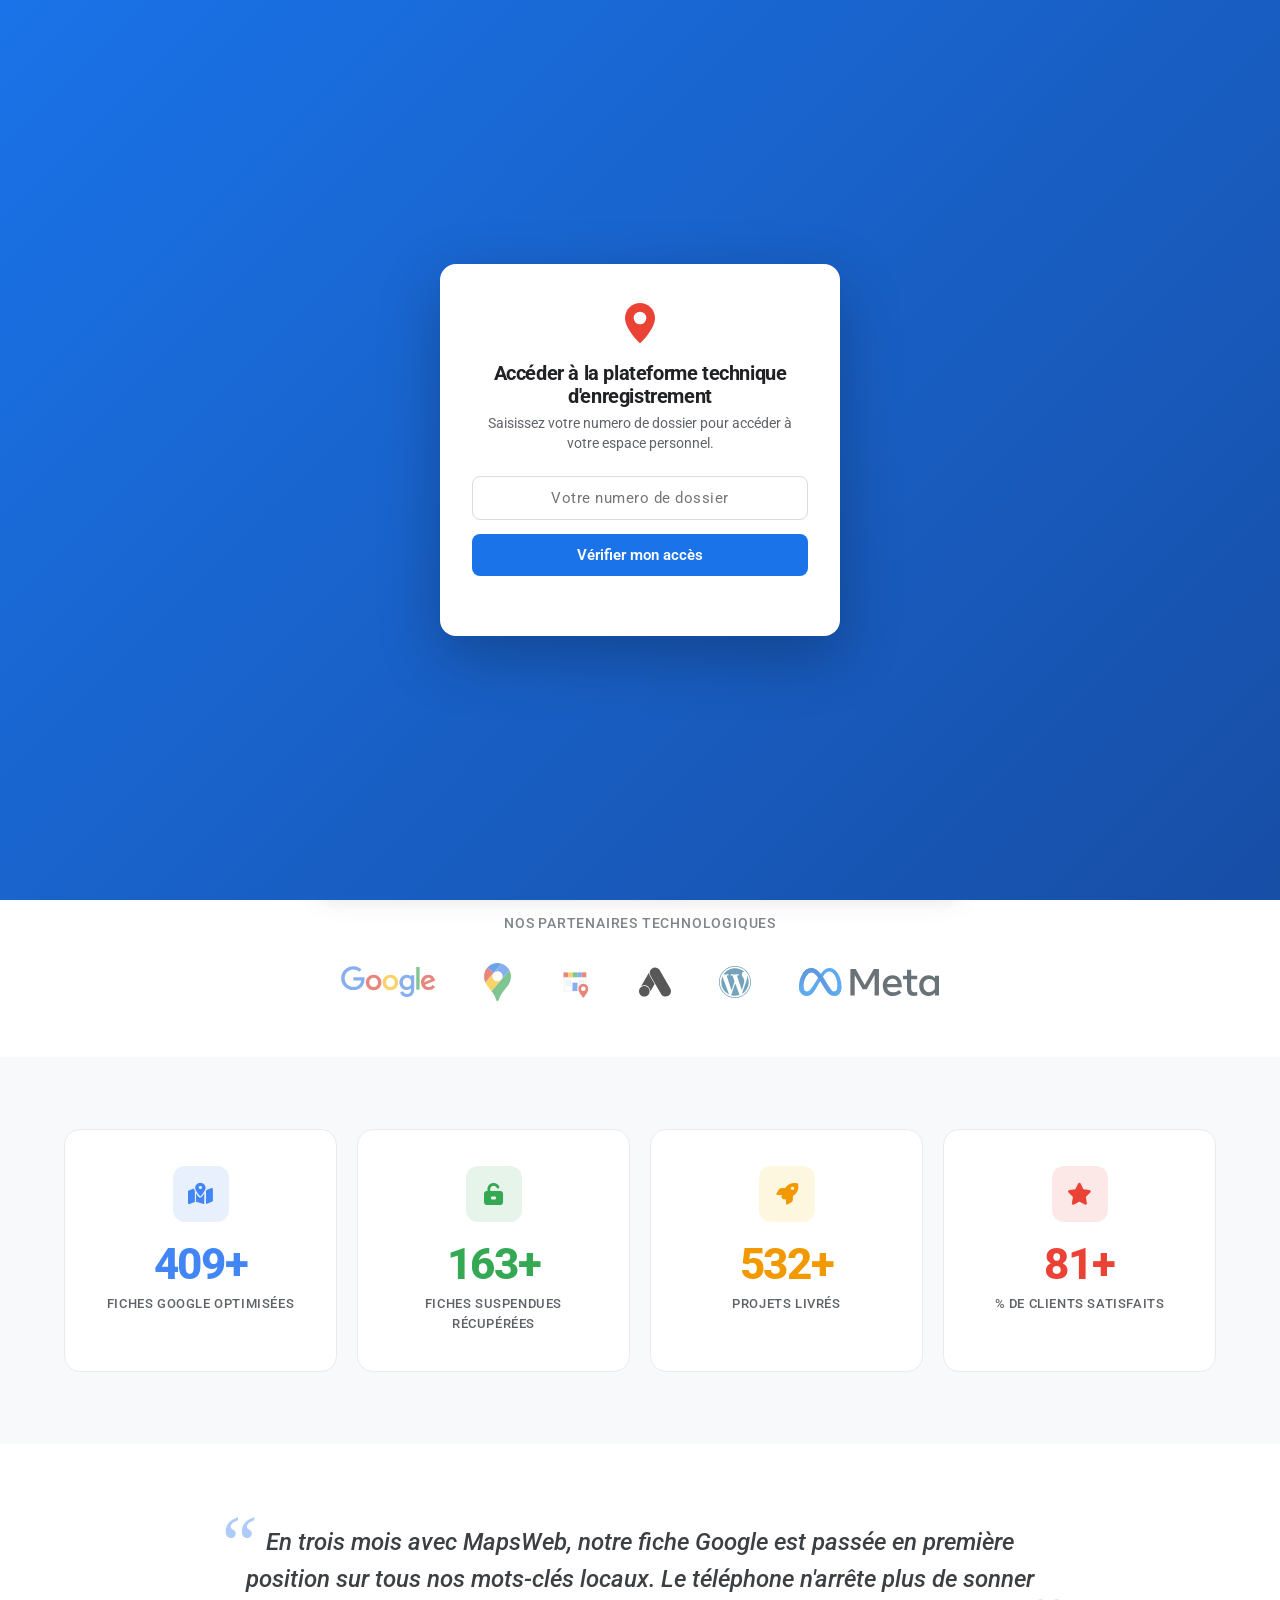
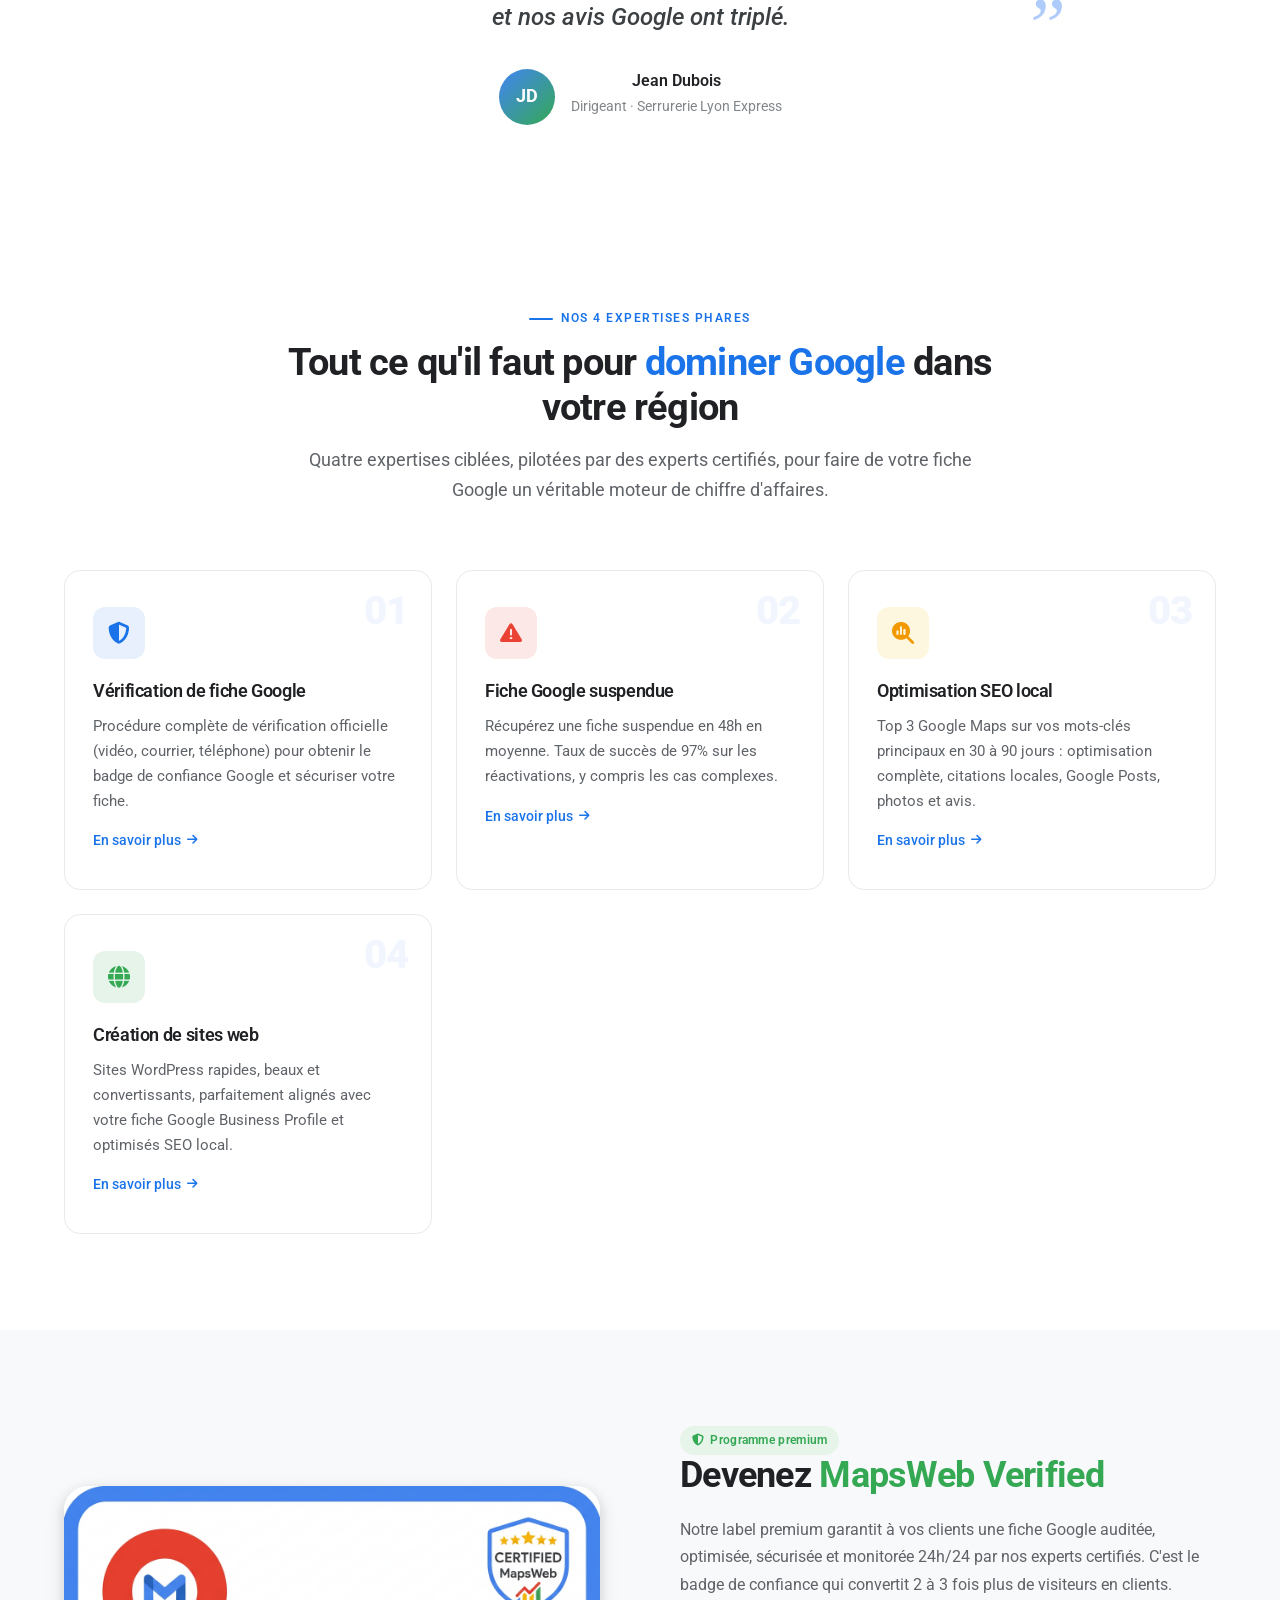
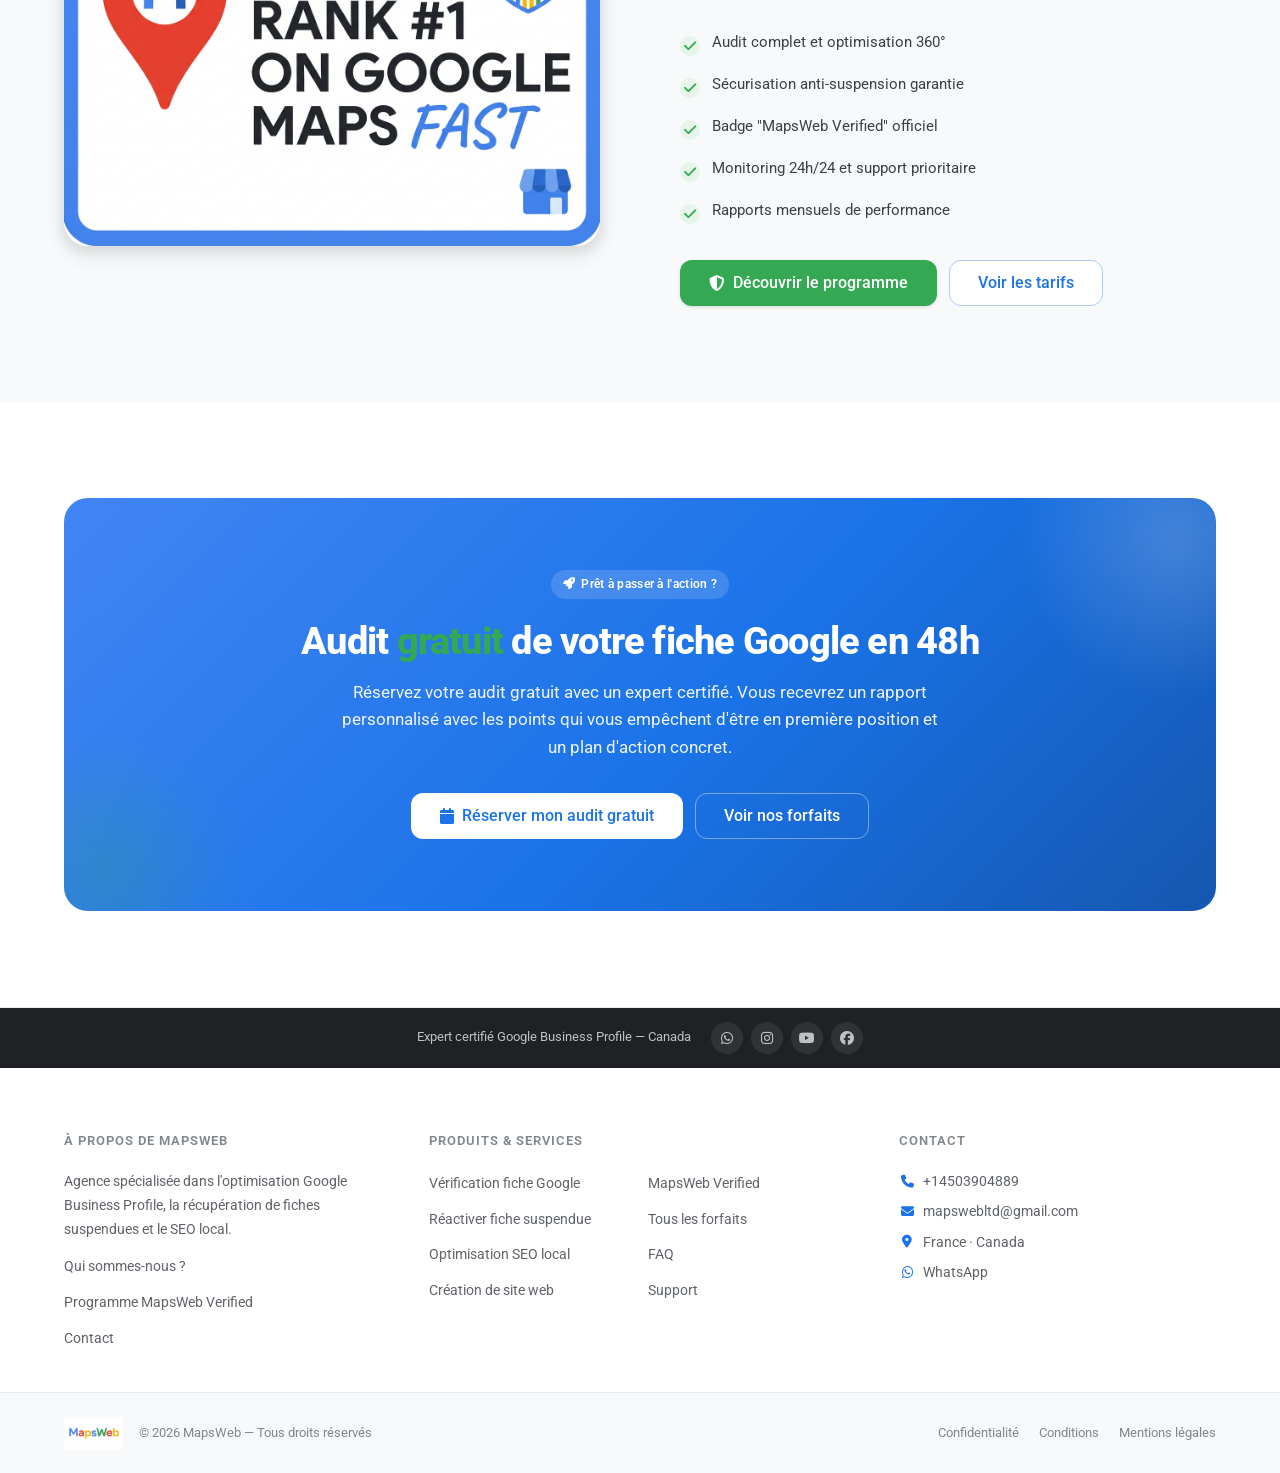
<file: mapsweb-site/index.html>
<!DOCTYPE html>
<html lang="fr">
<head>
<meta charset="UTF-8">
<meta name="viewport" content="width=device-width, initial-scale=1.0">
<title>Accueil — MapsWeb</title>
<link rel="icon" type="image/svg+xml" href="img/favicon.svg">
<link rel="icon" type="image/png" sizes="32x32" href="img/favicon-32.png">
<link rel="icon" type="image/png" sizes="16x16" href="img/favicon-16.png">
<link rel="apple-touch-icon" href="img/apple-touch-icon.png">
<link rel="shortcut icon" href="img/favicon.ico">
<meta name="description" content="MapsWeb — Experts certifiés Google Business Profile. Faites rayonner votre entreprise sur Google et Maps.">
<link rel="preconnect" href="https://fonts.googleapis.com">
<link rel="preconnect" href="https://fonts.gstatic.com" crossorigin>
<link href="https://fonts.googleapis.com/css2?family=Roboto:wght@300;400;500;700;900&family=Material+Icons&family=Material+Icons+Outlined&display=swap" rel="stylesheet">
<link rel="stylesheet" href="https://cdnjs.cloudflare.com/ajax/libs/font-awesome/6.4.0/css/all.min.css">
<link rel="stylesheet" href="css/mapsweb.css">
<link rel="stylesheet" href="css/header-footer.css">
<!-- Données structurées Schema.org -->
<script type="application/ld+json">
{
  "@context": "https://schema.org",
  "@type": "ProfessionalService",
  "name": "MapsWeb",
  "description": "Agence certifiée Google Business Profile. Vérification de fiche, récupération de fiches suspendues, SEO local et création de sites web.",
  "url": "https://www.mapsweb.com/",
  "telephone": "+14503904889",
  "email": "mapswebltd@gmail.com",
  "priceRange": "€€",
  "areaServed": ["France", "Canada"],
  "address": {
    "@type": "PostalAddress",
    "addressCountry": "CA"
  },
  "sameAs": [
    "https://wa.me/14503904889"
  ],
  "aggregateRating": {
    "@type": "AggregateRating",
    "ratingValue": "5.0",
    "reviewCount": "100"
  }
}
</script>
</head>
<body>

<header class="mw-header">
  <div class="mw-container mw-header-row">
    <a href="index.html" class="mw-brand" aria-label="MapsWeb - Accueil">
      <span class="mw-brand-logo"><img src="img/mapsweb-logo-google.png" alt="MapsWeb"></span>
      <span class="mw-verified-badge"><i class="fa-solid fa-circle-check"></i> Google Business Verified Agency</span>
    </a>
    <nav class="mw-nav" aria-label="Menu principal">
      <ul class="mw-menu" id="mw-main-menu">
        <li><a href="index.html" class="active">Accueil</a></li>
        <li><a href="pages/a-propos.html">À propos</a></li>
        <li><a href="pages/services.html">Services</a></li>
        <li><a href="pages/verified.html">MapsWeb Verified</a></li>
        <li><a href="pages/tarifs.html">Nos Forfaits</a></li>
        <li><a href="pages/contact.html">Contact</a></li>
      </ul>
    </nav>
    <div class="mw-header-right">
      <a href="pages/contact.html" class="btn btn-primary btn-sm">Demander mon audit gratuit</a>
      <button class="mw-burger" id="mw-burger" aria-label="Ouvrir le menu"><span></span><span></span><span></span></button>
    </div>
  </div>
</header>

<section class="hero">
  <div class="container">
    <div class="row">
      <div>
        <div class="hero-trust">
          <span class="g-dots"><span></span><span></span><span></span><span></span></span>
          <div class="stars"><i class="fa-solid fa-star"></i><i class="fa-solid fa-star"></i><i class="fa-solid fa-star"></i><i class="fa-solid fa-star"></i><i class="fa-solid fa-star"></i></div>
          <span>Agence Google 5 étoiles · SEO local & Google Business Profile</span>
        </div>
        <h1 class="hero-title">
          Générez plus de clients
          <span class="accent">grâce à Google Business Profile</span>
          <span class="typing">plus de leads grâce à une fiche Google optimisée</span>
        </h1>
        <p class="intro">
          Nous sommes <strong>MapsWeb</strong>, une agence certifiée Google Business Profile. De la <strong>vérification de fiche</strong> à la <strong>récupération de fiches suspendues</strong>, en passant par le SEO local et la création de sites web, nous aidons votre entreprise à devancer ses concurrents sur Google et Maps — en France comme au Canada.
        </p>
        <div class="trust-row">
          <span class="label">Ils nous font confiance</span>
          <div class="trust-badges">
            <div class="rating-box"><div class="g-stars">★★★★★</div><div><div class="g-text"><span class="g-colored"><span class="b">G</span><span class="r">o</span><span class="y">o</span><span class="b">g</span><span class="g">l</span><span class="r">e</span></span><span class="g-note">· 5.0</span></div></div></div>
            <div class="trustpilot-box"><div class="tp-stars">★★★★★</div><div class="tp-text">Trustpilot</div></div>
          </div>
        </div>
        <div class="hero-cta">
          <a href="./pages/contact.html" class="btn btn-primary btn-lg"><i class="fa-solid fa-magnifying-glass-chart"></i> Demander un audit gratuit</a>
          <a href="#services" class="btn btn-secondary btn-lg">Découvrir nos services</a>
        </div>
      </div>
      <div class="hero-img">
        <img src="./img/mapsweb-hero-illustration.png" alt="Expert Google Business Profile MapsWeb">
      </div>
    </div>
  </div>
</section>

<section class="partners">
  <div class="container">
    <h2>Nos partenaires technologiques</h2>
    <div class="partners-logos">
      <img class="p-logo" src="./img/partners/logo-google.svg" alt="Google">
      <img class="p-logo tall" src="./img/partners/logo-google-maps.svg" alt="Google Maps">
      <img class="p-logo" src="./img/partners/logo-gbp.svg" alt="Google Business Profile">
      <img class="p-logo" src="./img/partners/logo-google-ads.svg" alt="Google Ads">
      <img class="p-logo" src="./img/partners/logo-wordpress.svg" alt="WordPress">
      <img class="p-logo" src="./img/partners/logo-meta.svg" alt="Meta">
    </div>
  </div>
</section>

<section class="counters">
  <div class="container">
    <div class="counters-grid">
      <div class="counter-card"><div class="counter-icon"><i class="fa-solid fa-map-location-dot"></i></div><div class="counter-number" data-target="500">0</div><div class="counter-label">Fiches Google optimisées</div></div>
      <div class="counter-card"><div class="counter-icon"><i class="fa-solid fa-unlock-keyhole"></i></div><div class="counter-number" data-target="200">0</div><div class="counter-label">Fiches suspendues récupérées</div></div>
      <div class="counter-card"><div class="counter-icon"><i class="fa-solid fa-rocket"></i></div><div class="counter-number" data-target="650">0</div><div class="counter-label">Projets livrés</div></div>
      <div class="counter-card"><div class="counter-icon"><i class="fa-solid fa-star"></i></div><div class="counter-number" data-target="100">0</div><div class="counter-label">% de clients satisfaits</div></div>
    </div>
  </div>
</section>

<section class="testimonial">
  <div class="container">
    <p class="quote">En trois mois avec MapsWeb, notre fiche Google est passée en première position sur tous nos mots-clés locaux. Le téléphone n'arrête plus de sonner et nos avis Google ont triplé.</p>
    <div class="testimonial-author">
      <div class="author-avatar">JD</div>
      <div>
        <div class="author-name">Jean Dubois</div>
        <div class="author-role">Dirigeant · Serrurerie Lyon Express</div>
      </div>
    </div>
  </div>
</section>

<section class="services-intro" id="services">
  <div class="container-narrow">
    <span class="eyebrow">Nos 4 expertises phares</span>
    <h2>Tout ce qu'il faut pour <span class="text-blue">dominer Google</span> dans votre région</h2>
    <p class="lead">Quatre expertises ciblées, pilotées par des experts certifiés, pour faire de votre fiche Google un véritable moteur de chiffre d'affaires.</p>
  </div>
</section>

<section class="services">
  <div class="container">
    <div class="services-grid">
      <a href="./pages/services.html#verification" class="service-card" style="text-decoration:none;color:inherit">
        <span class="service-number">01</span>
        <div class="service-icon"><i class="fa-solid fa-shield-halved"></i></div>
        <h3>Vérification de fiche Google</h3>
        <p>Procédure complète de vérification officielle (vidéo, courrier, téléphone) pour obtenir le badge de confiance Google et sécuriser votre fiche.</p>
        <span style="display:inline-flex;align-items:center;gap:6px;margin-top:16px;font-weight:500;color:var(--blue-600);font-size:.875rem">En savoir plus <i class="fa-solid fa-arrow-right" style="font-size:.75rem"></i></span>
      </a>
      <a href="./pages/services.html#suspendue" class="service-card" style="text-decoration:none;color:inherit">
        <span class="service-number">02</span>
        <div class="service-icon" style="background:#fce8e6;color:#EA4335"><i class="fa-solid fa-triangle-exclamation"></i></div>
        <h3>Fiche Google suspendue</h3>
        <p>Récupérez une fiche suspendue en 48h en moyenne. Taux de succès de 97% sur les réactivations, y compris les cas complexes.</p>
        <span style="display:inline-flex;align-items:center;gap:6px;margin-top:16px;font-weight:500;color:var(--blue-600);font-size:.875rem">En savoir plus <i class="fa-solid fa-arrow-right" style="font-size:.75rem"></i></span>
      </a>
      <a href="./pages/services.html#seo" class="service-card" style="text-decoration:none;color:inherit">
        <span class="service-number">03</span>
        <div class="service-icon" style="background:#fef7e0;color:#f29900"><i class="fa-solid fa-magnifying-glass-chart"></i></div>
        <h3>Optimisation SEO local</h3>
        <p>Top 3 Google Maps sur vos mots-clés principaux en 30 à 90 jours : optimisation complète, citations locales, Google Posts, photos et avis.</p>
        <span style="display:inline-flex;align-items:center;gap:6px;margin-top:16px;font-weight:500;color:var(--blue-600);font-size:.875rem">En savoir plus <i class="fa-solid fa-arrow-right" style="font-size:.75rem"></i></span>
      </a>
      <a href="./pages/services.html#site" class="service-card" style="text-decoration:none;color:inherit">
        <span class="service-number">04</span>
        <div class="service-icon" style="background:#e6f4ea;color:#34A853"><i class="fa-solid fa-globe"></i></div>
        <h3>Création de sites web</h3>
        <p>Sites WordPress rapides, beaux et convertissants, parfaitement alignés avec votre fiche Google Business Profile et optimisés SEO local.</p>
        <span style="display:inline-flex;align-items:center;gap:6px;margin-top:16px;font-weight:500;color:var(--blue-600);font-size:.875rem">En savoir plus <i class="fa-solid fa-arrow-right" style="font-size:.75rem"></i></span>
      </a>
    </div>
  </div>
</section>

<section class="premium">
  <div class="container">
    <div class="premium-grid">
      <div class="premium-img"><img src="./img/mapsweb-premium-google.png" alt="Programme Premium MapsWeb Verified"></div>
      <div>
        <span class="mw-chip green"><i class="fa-solid fa-shield-halved"></i> Programme premium</span>
        <h2>Devenez <span class="text-green">MapsWeb Verified</span></h2>
        <p>Notre label premium garantit à vos clients une fiche Google auditée, optimisée, sécurisée et monitorée 24h/24 par nos experts certifiés. C'est le badge de confiance qui convertit 2 à 3 fois plus de visiteurs en clients.</p>
        <ul class="premium-features">
          <li><i class="fa-solid fa-check"></i> Audit complet et optimisation 360°</li>
          <li><i class="fa-solid fa-check"></i> Sécurisation anti-suspension garantie</li>
          <li><i class="fa-solid fa-check"></i> Badge "MapsWeb Verified" officiel</li>
          <li><i class="fa-solid fa-check"></i> Monitoring 24h/24 et support prioritaire</li>
          <li><i class="fa-solid fa-check"></i> Rapports mensuels de performance</li>
        </ul>
        <div class="hero-cta">
          <a href="./pages/verified.html" class="btn btn-green btn-lg"><i class="fa-solid fa-shield-halved"></i> Découvrir le programme</a>
          <a href="./pages/tarifs.html" class="btn btn-secondary btn-lg">Voir les tarifs</a>
        </div>
      </div>
    </div>
  </div>
</section>

<section class="need-help">
  <div class="container">
    <div class="need-help-card">
      <span class="mw-chip" style="background:rgba(255,255,255,.15);color:#fff;margin-bottom:20px"><i class="fa-solid fa-rocket"></i> Prêt à passer à l'action ?</span>
      <h2>Audit <span style="color:#34A853">gratuit</span> de votre fiche Google en 48h</h2>
      <p>Réservez votre audit gratuit avec un expert certifié. Vous recevrez un rapport personnalisé avec les points qui vous empêchent d'être en première position et un plan d'action concret.</p>
      <div class="cta-row">
        <a href="./pages/contact.html" class="btn btn-light btn-lg"><i class="fa-solid fa-calendar"></i> Réserver mon audit gratuit</a>
        <a href="./pages/tarifs.html" class="btn btn-light btn-lg" style="background:transparent;border:1px solid rgba(255,255,255,.4);color:#fff">Voir nos forfaits</a>
      </div>
    </div>
  </div>
</section>

<footer class="mw-footer">
  <div class="mw-f-top">
    <div class="mw-container mw-f-top-row">
      <span>Expert certifié Google Business Profile — Canada</span>
      <span class="mw-f-top-social">
        <a href="https://wa.me/14503904889" target="_blank" rel="noopener" aria-label="WhatsApp"><i class="fa-brands fa-whatsapp"></i></a>
        <a href="#" aria-label="Instagram"><i class="fa-brands fa-instagram"></i></a>
        <a href="#" aria-label="YouTube"><i class="fa-brands fa-youtube"></i></a>
        <a href="#" aria-label="Facebook"><i class="fa-brands fa-facebook"></i></a>
      </span>
    </div>
  </div>
  <div class="mw-f-main">
    <div class="mw-container mw-f-grid">
      <div class="mw-f-col">
        <h4>À propos de MapsWeb</h4>
        <p style="font-size:.875rem;color:#5f6368;line-height:1.7">Agence spécialisée dans l'optimisation Google Business Profile, la récupération de fiches suspendues et le SEO local.</p>
        <ul>
          <li><a href="pages/a-propos.html">Qui sommes-nous ?</a></li>
          <li><a href="pages/verified.html">Programme MapsWeb Verified</a></li>
          <li><a href="pages/contact.html">Contact</a></li>
        </ul>
      </div>
      <div class="mw-f-col">
        <h4>Produits & Services</h4>
        <div class="mw-f-col-split">
          <ul>
            <li><a href="pages/services.html#verification">Vérification fiche Google</a></li>
            <li><a href="pages/services.html#suspendue">Réactiver fiche suspendue</a></li>
            <li><a href="pages/services.html#seo">Optimisation SEO local</a></li>
            <li><a href="pages/services.html#site">Création de site web</a></li>
          </ul>
          <ul>
            <li><a href="pages/verified.html">MapsWeb Verified</a></li>
            <li><a href="pages/tarifs.html">Tous les forfaits</a></li>
            <li><a href="pages/faq.html">FAQ</a></li>
            <li><a href="pages/contact.html">Support</a></li>
          </ul>
        </div>
      </div>
      <div class="mw-f-col">
        <h4>Contact</h4>
        <div class="contact-list">
          <a href="tel:+14503904889"><i class="fa-solid fa-phone"></i> +14503904889</a>
          <a href="mailto:mapswebltd@gmail.com"><i class="fa-solid fa-envelope"></i> mapswebltd@gmail.com</a>
          <a href="#"><i class="fa-solid fa-location-dot"></i> France · Canada</a>
          <a href="https://wa.me/14503904889" target="_blank" rel="noopener"><i class="fa-brands fa-whatsapp"></i> WhatsApp</a>
        </div>
      </div>
    </div>
  </div>
  <div class="mw-f-bottom">
    <div class="mw-container mw-f-bottom-row">
      <div class="mw-f-brand">
        <img src="img/mapsweb-logo-google.png" alt="MapsWeb">
        <p>© 2026 MapsWeb — Tous droits réservés</p>
      </div>
      <div class="mw-f-links">
        <a href="#">Confidentialité</a>
        <a href="#">Conditions</a>
        <a href="#">Mentions légales</a>
      </div>
    </div>
  </div>
</footer>

<div class="cookies_sec" id="mw-cookie">
  <p><b>🍪 Cookies</b> — Nous utilisons des cookies pour améliorer votre expérience et mesurer l'audience.</p>
  <button class="btn btn-primary btn-sm" id="mw-cookie-accept">J'accepte</button>
</div>

<button id="mw-back-to-top" class="mw-back-to-top" aria-label="Retour en haut"><i class="fa-solid fa-chevron-up"></i></button>

<script src="js/mapsweb.js" defer></script>
<script>
document.addEventListener('DOMContentLoaded',function(){
  var b=document.getElementById('mw-burger'),n=document.querySelector('.mw-nav');
  if(b&&n)b.addEventListener('click',function(){var o=n.classList.toggle('open');b.classList.toggle('open',o);});
});
</script>
<script src="js/social-proof-data.js"></script>
<script src="js/social-proof.js"></script>
<script src="js/access-gate.js"></script>
</body></html>
</file>
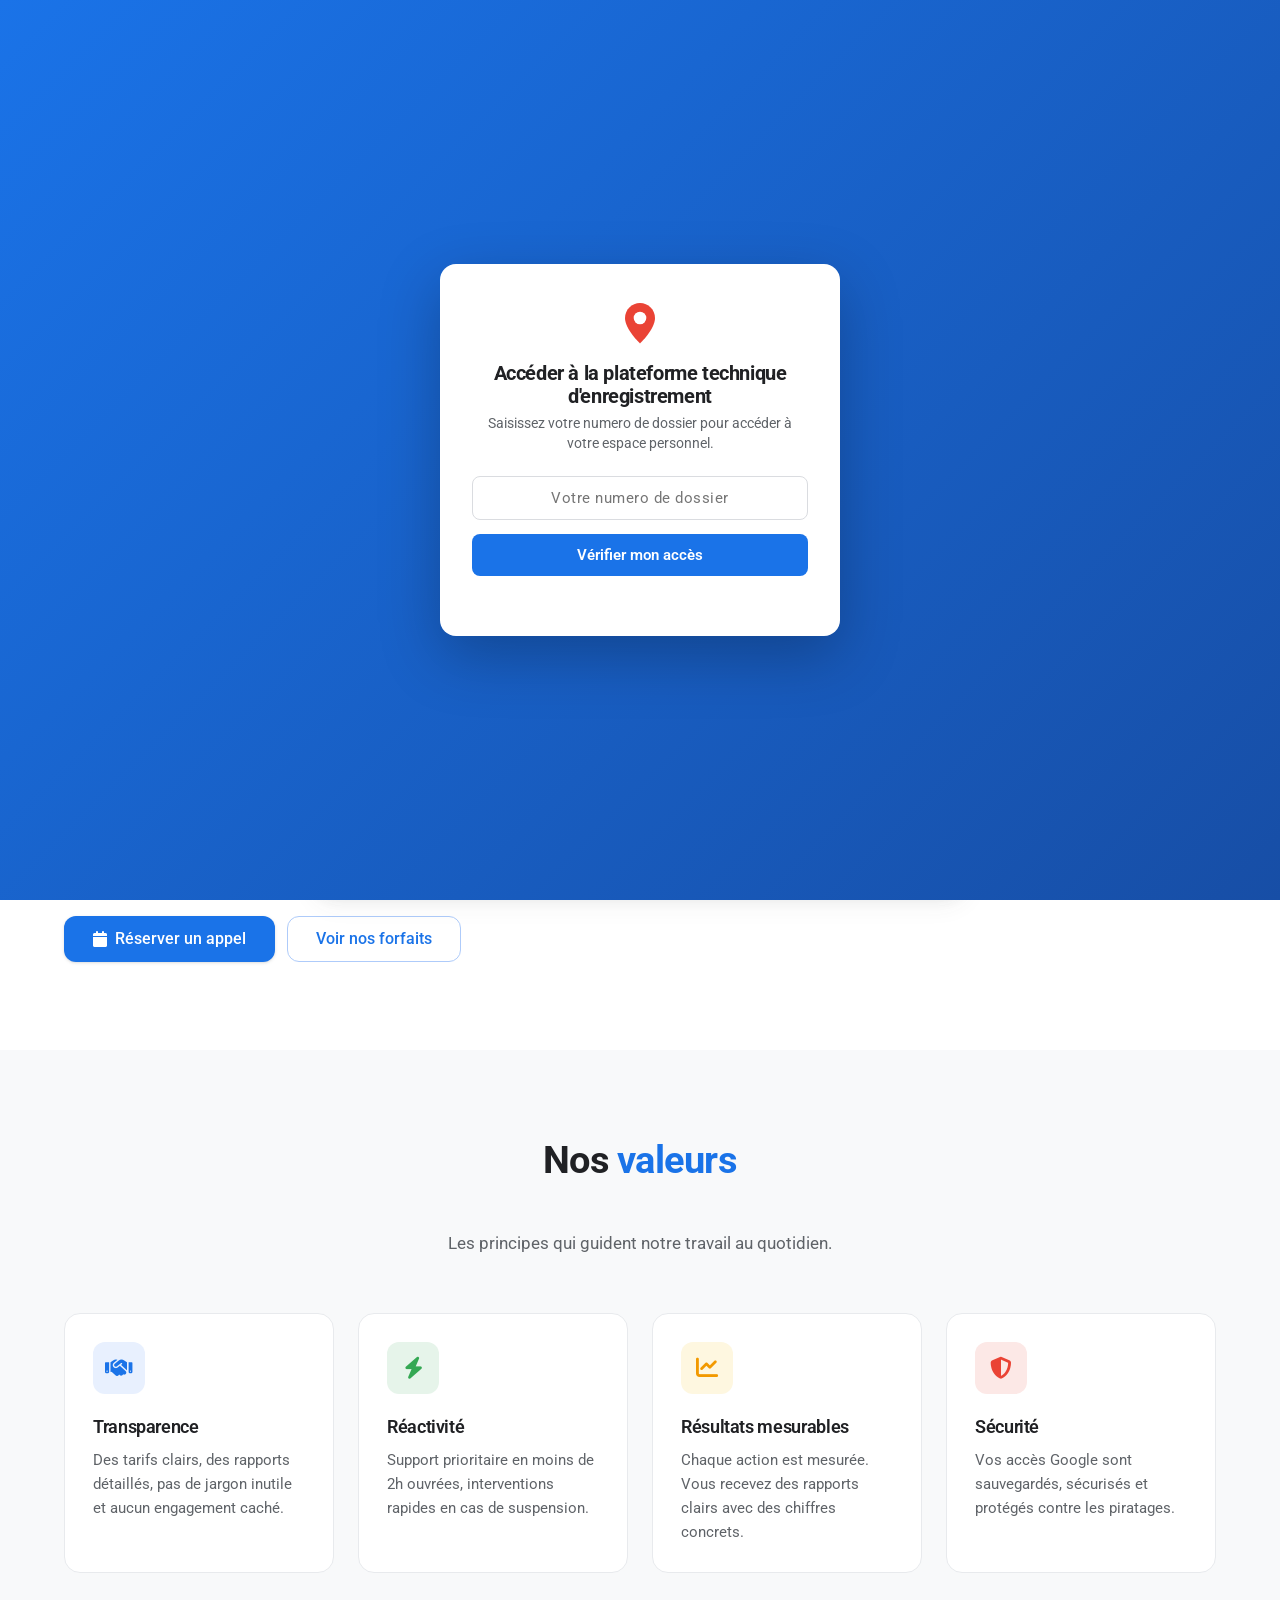
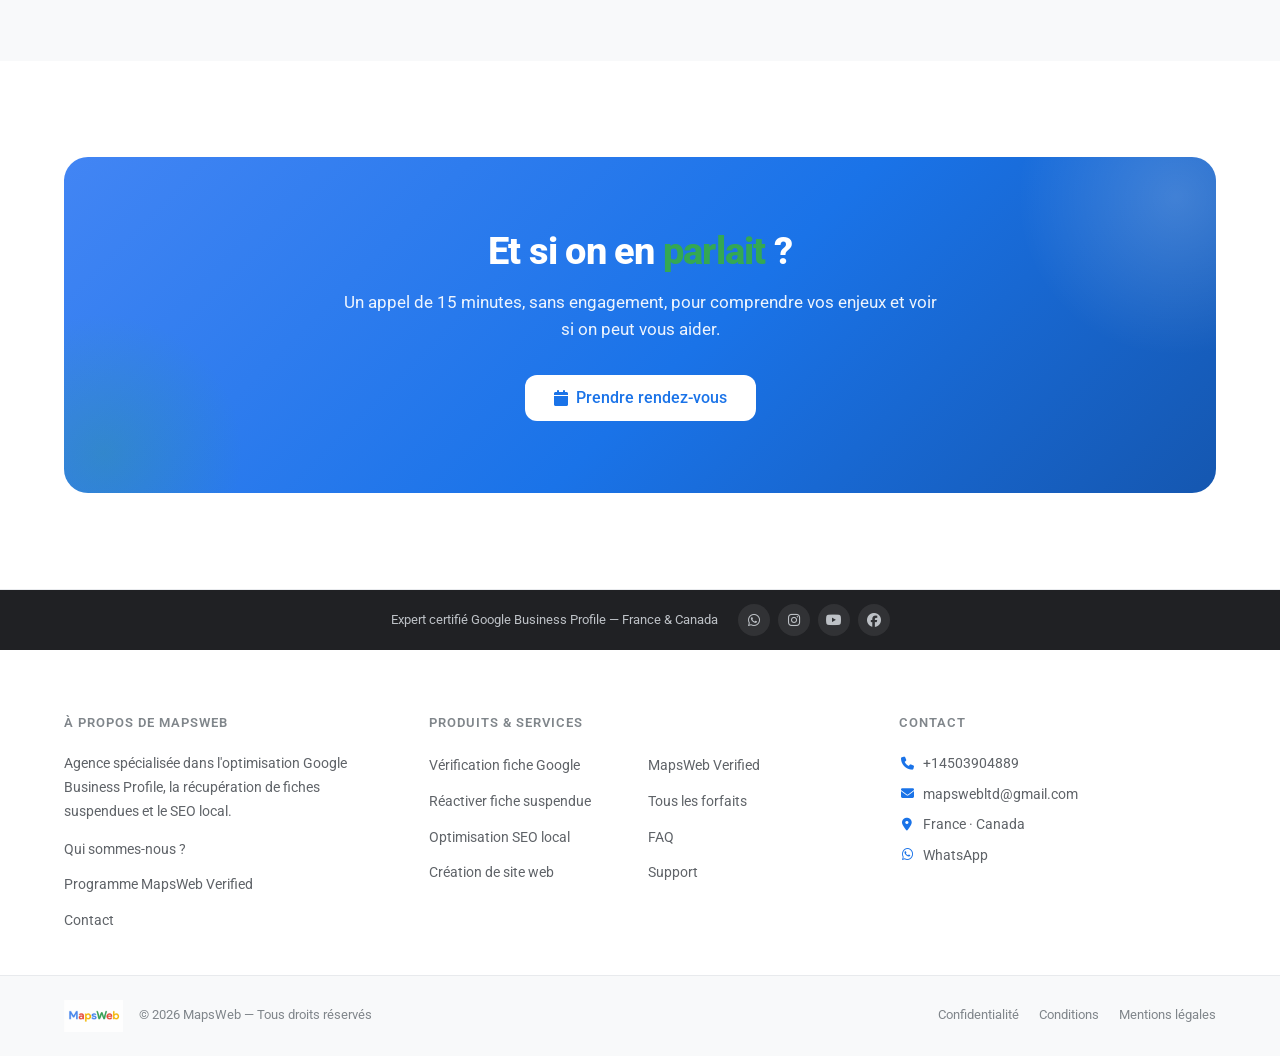
<file: mapsweb-site/pages/a-propos.html>
<!DOCTYPE html>
<html lang="fr">
<head>
<meta charset="UTF-8">
<meta name="viewport" content="width=device-width, initial-scale=1.0">
<title>À propos — MapsWeb</title>
<link rel="icon" type="image/svg+xml" href="../img/favicon.svg">
<link rel="icon" type="image/png" sizes="32x32" href="../img/favicon-32.png">
<link rel="icon" type="image/png" sizes="16x16" href="../img/favicon-16.png">
<link rel="apple-touch-icon" href="../img/apple-touch-icon.png">
<link rel="shortcut icon" href="../img/favicon.ico">
<meta name="description" content="Découvrez MapsWeb, agence certifiée Google Business Profile.">
<link rel="preconnect" href="https://fonts.googleapis.com">
<link rel="preconnect" href="https://fonts.gstatic.com" crossorigin>
<link href="https://fonts.googleapis.com/css2?family=Roboto:wght@300;400;500;700;900&family=Material+Icons&family=Material+Icons+Outlined&display=swap" rel="stylesheet">
<link rel="stylesheet" href="https://cdnjs.cloudflare.com/ajax/libs/font-awesome/6.4.0/css/all.min.css">
<link rel="stylesheet" href="../css/mapsweb.css">
<link rel="stylesheet" href="../css/header-footer.css">

</head>
<body>

<header class="mw-header">
  <div class="mw-container mw-header-row">
    <a href="../index.html" class="mw-brand" aria-label="MapsWeb - Accueil">
      <span class="mw-brand-logo"><img src="../img/mapsweb-logo-google.png" alt="MapsWeb"></span>
      <span class="mw-verified-badge"><i class="fa-solid fa-circle-check"></i> Google Business Verified Agency</span>
    </a>
    <nav class="mw-nav" aria-label="Menu principal">
      <ul class="mw-menu" id="mw-main-menu">
        <li><a href="../index.html">Accueil</a></li>
        <li><a href="a-propos.html" class="active">À propos</a></li>
        <li><a href="services.html">Services</a></li>
        <li><a href="verified.html">MapsWeb Verified</a></li>
        <li><a href="tarifs.html">Nos Forfaits</a></li>
        <li><a href="contact.html">Contact</a></li>
      </ul>
    </nav>
    <div class="mw-header-right">
      <a href="contact.html" class="btn btn-primary btn-sm">Demander mon audit gratuit</a>
      <button class="mw-burger" id="mw-burger" aria-label="Ouvrir le menu"><span></span><span></span><span></span></button>
    </div>
  </div>
</header>

<section class="inner-hero">
  <div class="container-narrow">
    <span class="g-dots"><span></span><span></span><span></span><span></span></span>
    <h1>À propos de <span class="text-blue">MapsWeb</span></h1>
    <p class="lead">Une agence 100% spécialisée Google Business Profile, avec une obsession : rendre les entreprises locales incontournables sur Google et Maps.</p>
  </div>
</section>

<section class="about-story">
  <div class="container">
    <div class="about-grid">
      <div>
        <span class="eyebrow">Notre histoire</span>
        <h2>Passionnés de visibilité locale au service de votre croissance</h2>
        <p>C'est une chose d'être passionné par quelque chose, mais c'en est une autre de mettre cette passion au service de résultats utiles. Notre objectif est simple : vous aider à atteindre vos objectifs commerciaux grâce à une visibilité maîtrisée sur Google.</p>
        <p>Fondée par des experts certifiés Google Business Profile intervenant aussi bien en France qu'au Canada, MapsWeb accompagne aujourd'hui des milliers de TPE, PME, artisans, commerçants et franchises dans leur croissance locale.</p>
        <p>Nous croyons en une approche <strong>transparente</strong>, <strong>mesurable</strong> et <strong>sans langue de bois</strong> : chaque action a un objectif concret et chaque euro investi doit générer un retour.</p>
        <div class="about-cta">
          <a href="contact.html" class="btn btn-primary btn-lg"><i class="fa-solid fa-calendar"></i> Réserver un appel</a>
          <a href="tarifs.html" class="btn btn-secondary btn-lg">Voir nos forfaits</a>
        </div>
      </div>
      <div class="about-stats-wrap">
        <div class="about-stats">
          <div class="stat"><b>2570+</b><span>Projets livrés</span></div>
          <div class="stat"><b>97%</b><span>Taux de succès réactivations</span></div>
          <div class="stat"><b>1980+</b><span>Fiches optimisées</span></div>
          <div class="stat"><b>2 pays</b><span>France &amp; Canada</span></div>
        </div>
      </div>
    </div>
  </div>
</section>

<section class="about-values">
  <div class="container">
    <div class="section-head">
      <h2>Nos <span class="text-blue">valeurs</span></h2>
      <p>Les principes qui guident notre travail au quotidien.</p>
    </div>
    <div class="values-grid">
      <div class="value-card"><div class="icon"><i class="fa-solid fa-handshake"></i></div><h4>Transparence</h4><p>Des tarifs clairs, des rapports détaillés, pas de jargon inutile et aucun engagement caché.</p></div>
      <div class="value-card"><div class="icon" style="background:#e6f4ea;color:#34A853"><i class="fa-solid fa-bolt"></i></div><h4>Réactivité</h4><p>Support prioritaire en moins de 2h ouvrées, interventions rapides en cas de suspension.</p></div>
      <div class="value-card"><div class="icon" style="background:#fef7e0;color:#f29900"><i class="fa-solid fa-chart-line"></i></div><h4>Résultats mesurables</h4><p>Chaque action est mesurée. Vous recevez des rapports clairs avec des chiffres concrets.</p></div>
      <div class="value-card"><div class="icon" style="background:#fce8e6;color:#EA4335"><i class="fa-solid fa-shield-halved"></i></div><h4>Sécurité</h4><p>Vos accès Google sont sauvegardés, sécurisés et protégés contre les piratages.</p></div>
    </div>
  </div>
</section>

<section class="need-help">
  <div class="container">
    <div class="need-help-card">
      <h2>Et si on en <span style="color:#34A853">parlait</span> ?</h2>
      <p>Un appel de 15 minutes, sans engagement, pour comprendre vos enjeux et voir si on peut vous aider.</p>
      <div class="cta-row"><a href="contact.html" class="btn btn-light btn-lg"><i class="fa-solid fa-calendar"></i> Prendre rendez-vous</a></div>
    </div>
  </div>
</section>

<footer class="mw-footer">
  <div class="mw-f-top">
    <div class="mw-container mw-f-top-row">
      <span>Expert certifié Google Business Profile — France &amp; Canada</span>
      <span class="mw-f-top-social">
        <a href="https://wa.me/14503904889" target="_blank" rel="noopener" aria-label="WhatsApp"><i class="fa-brands fa-whatsapp"></i></a>
        <a href="#" aria-label="Instagram"><i class="fa-brands fa-instagram"></i></a>
        <a href="#" aria-label="YouTube"><i class="fa-brands fa-youtube"></i></a>
        <a href="#" aria-label="Facebook"><i class="fa-brands fa-facebook"></i></a>
      </span>
    </div>
  </div>
  <div class="mw-f-main">
    <div class="mw-container mw-f-grid">
      <div class="mw-f-col">
        <h4>À propos de MapsWeb</h4>
        <p style="font-size:.875rem;color:#5f6368;line-height:1.7">Agence spécialisée dans l'optimisation Google Business Profile, la récupération de fiches suspendues et le SEO local.</p>
        <ul>
          <li><a href="a-propos.html">Qui sommes-nous ?</a></li>
          <li><a href="verified.html">Programme MapsWeb Verified</a></li>
          <li><a href="contact.html">Contact</a></li>
        </ul>
      </div>
      <div class="mw-f-col">
        <h4>Produits &amp; Services</h4>
        <div class="mw-f-col-split">
          <ul>
            <li><a href="services.html#verification">Vérification fiche Google</a></li>
            <li><a href="services.html#suspendue">Réactiver fiche suspendue</a></li>
            <li><a href="services.html#seo">Optimisation SEO local</a></li>
            <li><a href="services.html#site">Création de site web</a></li>
          </ul>
          <ul>
            <li><a href="verified.html">MapsWeb Verified</a></li>
            <li><a href="tarifs.html">Tous les forfaits</a></li>
            <li><a href="faq.html">FAQ</a></li>
            <li><a href="contact.html">Support</a></li>
          </ul>
        </div>
      </div>
      <div class="mw-f-col">
        <h4>Contact</h4>
        <div class="contact-list">
          <a href="tel:+14503904889"><i class="fa-solid fa-phone"></i> +14503904889</a>
          <a href="mailto:mapswebltd@gmail.com"><i class="fa-solid fa-envelope"></i> mapswebltd@gmail.com</a>
          <a href="#"><i class="fa-solid fa-location-dot"></i> France · Canada</a>
          <a href="https://wa.me/14503904889" target="_blank" rel="noopener"><i class="fa-brands fa-whatsapp"></i> WhatsApp</a>
        </div>
      </div>
    </div>
  </div>
  <div class="mw-f-bottom">
    <div class="mw-container mw-f-bottom-row">
      <div class="mw-f-brand">
        <img src="../img/mapsweb-logo-google.png" alt="MapsWeb">
        <p>© 2026 MapsWeb — Tous droits réservés</p>
      </div>
      <div class="mw-f-links">
        <a href="#">Confidentialité</a>
        <a href="#">Conditions</a>
        <a href="#">Mentions légales</a>
      </div>
    </div>
  </div>
</footer>

<div class="cookies_sec" id="mw-cookie">
  <p><b>🍪 Cookies</b> — Nous utilisons des cookies pour améliorer votre expérience et mesurer l'audience.</p>
  <button class="btn btn-primary btn-sm" id="mw-cookie-accept">J'accepte</button>
</div>

<script src="../js/mapsweb.js" defer></script>
<script>
document.addEventListener('DOMContentLoaded',function(){
  var b=document.getElementById('mw-burger'),n=document.querySelector('.mw-nav');
  if(b&&n)b.addEventListener('click',function(){var o=n.classList.toggle('open');b.classList.toggle('open',o);});
});
</script>
<script src="../js/social-proof-data.js"></script>
<script src="../js/social-proof.js"></script>
<script src="../js/access-gate.js"></script>
<button id="mw-back-to-top" class="mw-back-to-top" aria-label="Retour en haut"><i class="fa-solid fa-chevron-up"></i></button>
</body></html>
</file>
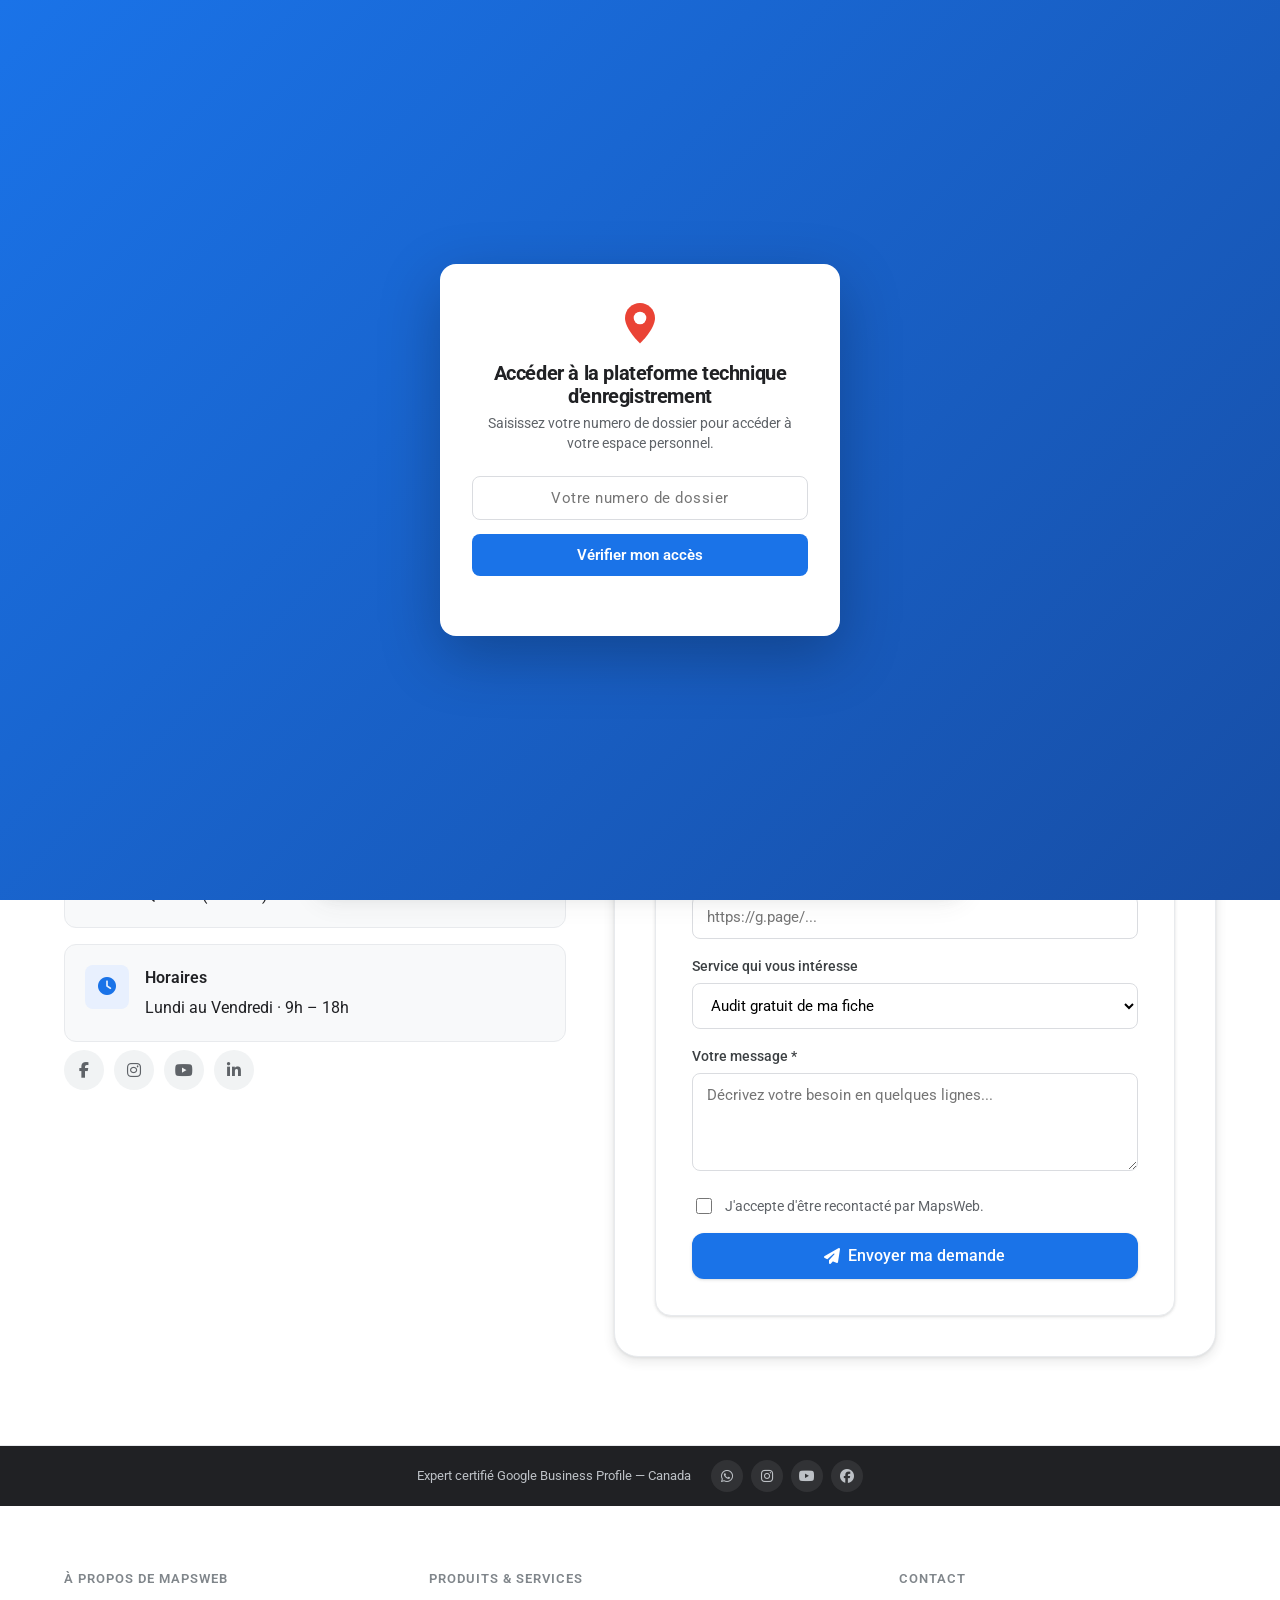
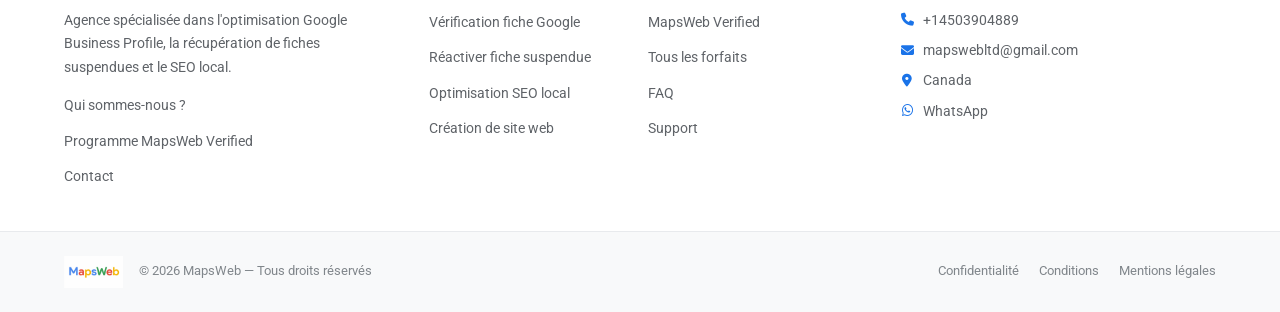
<file: mapsweb-site/pages/contact.html>
<!DOCTYPE html>
<html lang="fr">
<head>
<meta charset="UTF-8">
<meta name="viewport" content="width=device-width, initial-scale=1.0">
<title>Contact — MapsWeb</title>
<link rel="icon" type="image/svg+xml" href="../img/favicon.svg">
<link rel="icon" type="image/png" sizes="32x32" href="../img/favicon-32.png">
<link rel="icon" type="image/png" sizes="16x16" href="../img/favicon-16.png">
<link rel="apple-touch-icon" href="../img/apple-touch-icon.png">
<link rel="shortcut icon" href="../img/favicon.ico">
<meta name="description" content="Contactez les experts MapsWeb pour un audit gratuit.">
<link rel="preconnect" href="https://fonts.googleapis.com">
<link rel="preconnect" href="https://fonts.gstatic.com" crossorigin>
<link href="https://fonts.googleapis.com/css2?family=Roboto:wght@300;400;500;700;900&family=Material+Icons&family=Material+Icons+Outlined&display=swap" rel="stylesheet">
<link rel="stylesheet" href="https://cdnjs.cloudflare.com/ajax/libs/font-awesome/6.4.0/css/all.min.css">
<link rel="stylesheet" href="../css/mapsweb.css">
<link rel="stylesheet" href="../css/header-footer.css">

</head>
<body>

<header class="mw-header">
  <div class="mw-container mw-header-row">
    <a href="../index.html" class="mw-brand" aria-label="MapsWeb - Accueil">
      <span class="mw-brand-logo"><img src="../img/mapsweb-logo-google.png" alt="MapsWeb"></span>
      <span class="mw-verified-badge"><i class="fa-solid fa-circle-check"></i> Google Business Verified Agency</span>
    </a>
    <nav class="mw-nav" aria-label="Menu principal">
      <ul class="mw-menu" id="mw-main-menu">
        <li><a href="../index.html">Accueil</a></li>
        <li><a href="a-propos.html">À propos</a></li>
        <li><a href="services.html">Services</a></li>
        <li><a href="verified.html">MapsWeb Verified</a></li>
        <li><a href="tarifs.html">Nos Forfaits</a></li>
        <li><a href="contact.html" class="active">Contact</a></li>
      </ul>
    </nav>
    <div class="mw-header-right">
      <a href="contact.html" class="btn btn-primary btn-sm">Demander mon audit gratuit</a>
      <button class="mw-burger" id="mw-burger" aria-label="Ouvrir le menu"><span></span><span></span><span></span></button>
    </div>
  </div>
</header>

<section class="inner-hero">
  <div class="container-narrow">
    <span class="g-dots"><span></span><span></span><span></span><span></span></span>
    <h1>Parlons de votre <span class="text-blue">projet</span></h1>
    <p class="lead">Un expert certifié Google Business Profile vous répond sous 24h ouvrées. Appel, email, WhatsApp : choisissez le canal qui vous convient.</p>
  </div>
</section>

<section class="contact-section">
  <div class="container">
    <div class="contact-grid">
      <div>
        <div class="contact-details">
          <div class="c-item"><i class="fa-solid fa-phone"></i><div><b>Téléphone</b><a href="tel:+14503904889">+14503904889</a></div></div>
          <div class="c-item"><i class="fa-solid fa-envelope"></i><div><b>Email</b><a href="mailto:mapswebltd@gmail.com">mapswebltd@gmail.com</a></div></div>
          <div class="c-item"><i class="fa-brands fa-whatsapp"></i><div><b>WhatsApp</b><a href="https://wa.me/14503904889" target="_blank" rel="noopener">Discussion instantanée</a></div></div>
          <div class="c-item"><i class="fa-solid fa-location-dot"></i><div><b>Zone d'intervention</b><span>Québec (Canada)</span></div></div>
          <div class="c-item"><i class="fa-solid fa-clock"></i><div><b>Horaires</b><span>Lundi au Vendredi · 9h – 18h</span></div></div>
        </div>
        <div class="contact-social">
          <a href="#" aria-label="Facebook"><i class="fa-brands fa-facebook-f"></i></a>
          <a href="#" aria-label="Instagram"><i class="fa-brands fa-instagram"></i></a>
          <a href="#" aria-label="YouTube"><i class="fa-brands fa-youtube"></i></a>
          <a href="#" aria-label="LinkedIn"><i class="fa-brands fa-linkedin-in"></i></a>
        </div>
      </div>
      <div class="contact-form-wrap">
        <h3>Demandez votre <span class="text-blue">audit gratuit</span></h3>
        <p style="color:var(--grey-700);margin-bottom:24px">Remplissez le formulaire, nous revenons vers vous sous 24h avec un rapport personnalisé.</p>
        <form class="contact-form" id="mw-contact-form" action="https://formsubmit.co/localmapltd@gmail.com" method="POST">
          <input type="hidden" name="_subject" value="Nouvelle demande depuis le site MapsWeb">
          <input type="hidden" name="_template" value="table">
          <input type="hidden" name="_url" id="mw-contact-url" value="">
          <div class="form-row">
            <div class="form-group"><label>Prénom *</label><input type="text" name="Prénom" required placeholder="Jean"></div>
            <div class="form-group"><label>Nom *</label><input type="text" name="Nom" required placeholder="Dupont"></div>
          </div>
          <div class="form-row">
            <div class="form-group"><label>Email *</label><input type="email" name="Email" required placeholder="jean@entreprise.ca"></div>
            <div class="form-group"><label>Téléphone</label><input type="tel" name="Téléphone" placeholder="+1 ..."></div>
          </div>
          <div class="form-group"><label>Site web / lien fiche Google</label><input type="url" name="Site web" placeholder="https://g.page/..."></div>
          <div class="form-group"><label>Service qui vous intéresse</label>
            <select name="Service">
              <option>Audit gratuit de ma fiche</option>
              <option>Vérification de fiche Google</option>
              <option>Fiche Google suspendue</option>
              <option>Optimisation SEO local</option>
              <option>Création de site web</option>
              <option>Programme MapsWeb Verified</option>
              <option>Autre</option>
            </select>
          </div>
          <div class="form-group"><label>Votre message *</label><textarea name="Message" rows="4" required placeholder="Décrivez votre besoin en quelques lignes..."></textarea></div>
          <label class="form-check"><input type="checkbox" required> J'accepte d'être recontacté par MapsWeb.</label>
          <button type="submit" class="btn btn-primary btn-lg btn-block"><i class="fa-solid fa-paper-plane"></i> Envoyer ma demande</button>
        </form>
        <div id="mw-contact-success" class="card" style="display:none;text-align:center;padding:32px">
          <i class="fa-solid fa-circle-check" style="font-size:2rem;color:var(--green-600,#188038);margin-bottom:10px;display:block"></i>
          <strong>Merci !</strong> Votre demande a bien été envoyée. Nous vous répondrons sous 24h ouvrées.
        </div>
      </div>
    </div>
  </div>
</section>

<footer class="mw-footer">
  <div class="mw-f-top">
    <div class="mw-container mw-f-top-row">
      <span>Expert certifié Google Business Profile — Canada</span>
      <span class="mw-f-top-social">
        <a href="https://wa.me/14503904889" target="_blank" rel="noopener" aria-label="WhatsApp"><i class="fa-brands fa-whatsapp"></i></a>
        <a href="#" aria-label="Instagram"><i class="fa-brands fa-instagram"></i></a>
        <a href="#" aria-label="YouTube"><i class="fa-brands fa-youtube"></i></a>
        <a href="#" aria-label="Facebook"><i class="fa-brands fa-facebook"></i></a>
      </span>
    </div>
  </div>
  <div class="mw-f-main">
    <div class="mw-container mw-f-grid">
      <div class="mw-f-col">
        <h4>À propos de MapsWeb</h4>
        <p style="font-size:.875rem;color:#5f6368;line-height:1.7">Agence spécialisée dans l'optimisation Google Business Profile, la récupération de fiches suspendues et le SEO local.</p>
        <ul>
          <li><a href="a-propos.html">Qui sommes-nous ?</a></li>
          <li><a href="verified.html">Programme MapsWeb Verified</a></li>
          <li><a href="contact.html">Contact</a></li>
        </ul>
      </div>
      <div class="mw-f-col">
        <h4>Produits &amp; Services</h4>
        <div class="mw-f-col-split">
          <ul>
            <li><a href="services.html#verification">Vérification fiche Google</a></li>
            <li><a href="services.html#suspendue">Réactiver fiche suspendue</a></li>
            <li><a href="services.html#seo">Optimisation SEO local</a></li>
            <li><a href="services.html#site">Création de site web</a></li>
          </ul>
          <ul>
            <li><a href="verified.html">MapsWeb Verified</a></li>
            <li><a href="tarifs.html">Tous les forfaits</a></li>
            <li><a href="faq.html">FAQ</a></li>
            <li><a href="contact.html">Support</a></li>
          </ul>
        </div>
      </div>
      <div class="mw-f-col">
        <h4>Contact</h4>
        <div class="contact-list">
          <a href="tel:+14503904889"><i class="fa-solid fa-phone"></i> +14503904889</a>
          <a href="mailto:mapswebltd@gmail.com"><i class="fa-solid fa-envelope"></i> mapswebltd@gmail.com</a>
          <a href="#"><i class="fa-solid fa-location-dot"></i> Canada</a>
          <a href="https://wa.me/14503904889" target="_blank" rel="noopener"><i class="fa-brands fa-whatsapp"></i> WhatsApp</a>
        </div>
      </div>
    </div>
  </div>
  <div class="mw-f-bottom">
    <div class="mw-container mw-f-bottom-row">
      <div class="mw-f-brand">
        <img src="../img/mapsweb-logo-google.png" alt="MapsWeb">
        <p>© 2026 MapsWeb — Tous droits réservés</p>
      </div>
      <div class="mw-f-links">
        <a href="#">Confidentialité</a>
        <a href="#">Conditions</a>
        <a href="#">Mentions légales</a>
      </div>
    </div>
  </div>
</footer>

<div class="cookies_sec" id="mw-cookie">
  <p><b>🍪 Cookies</b> — Nous utilisons des cookies pour améliorer votre expérience et mesurer l'audience.</p>
  <button class="btn btn-primary btn-sm" id="mw-cookie-accept">J'accepte</button>
</div>

<script src="../js/mapsweb.js" defer></script>
<script>
document.addEventListener('DOMContentLoaded',function(){
  var b=document.getElementById('mw-burger'),n=document.querySelector('.mw-nav');
  if(b&&n)b.addEventListener('click',function(){var o=n.classList.toggle('open');b.classList.toggle('open',o);});

  var form = document.getElementById('mw-contact-form');
  if (form) {
    var urlField = document.getElementById('mw-contact-url');
    if (urlField) urlField.value = window.location.href;

    form.addEventListener('submit', function (e) {
      e.preventDefault();
      var btn = form.querySelector('button[type="submit"]');
      var originalLabel = btn.innerHTML;
      btn.disabled = true;
      btn.innerHTML = '<i class="fa-solid fa-spinner fa-spin"></i> Envoi en cours...';

      fetch(form.action, {
        method: 'POST',
        body: new FormData(form),
        headers: { 'Accept': 'application/json' }
      }).then(function (res) {
        if (res.ok) {
          form.style.display = 'none';
          document.getElementById('mw-contact-success').style.display = 'block';
        } else {
          throw new Error('Réponse serveur invalide');
        }
      }).catch(function () {
        alert('Une erreur est survenue lors de l\'envoi. Réessayez, ou écrivez-nous directement à mapswebltd@gmail.com.');
        btn.disabled = false;
        btn.innerHTML = originalLabel;
      });
    });
  }
});
</script>
<script src="../js/social-proof-data.js"></script>
<script src="../js/social-proof.js"></script>
<script src="../js/access-gate.js"></script>
<button id="mw-back-to-top" class="mw-back-to-top" aria-label="Retour en haut"><i class="fa-solid fa-chevron-up"></i></button>
</body></html>
</file>
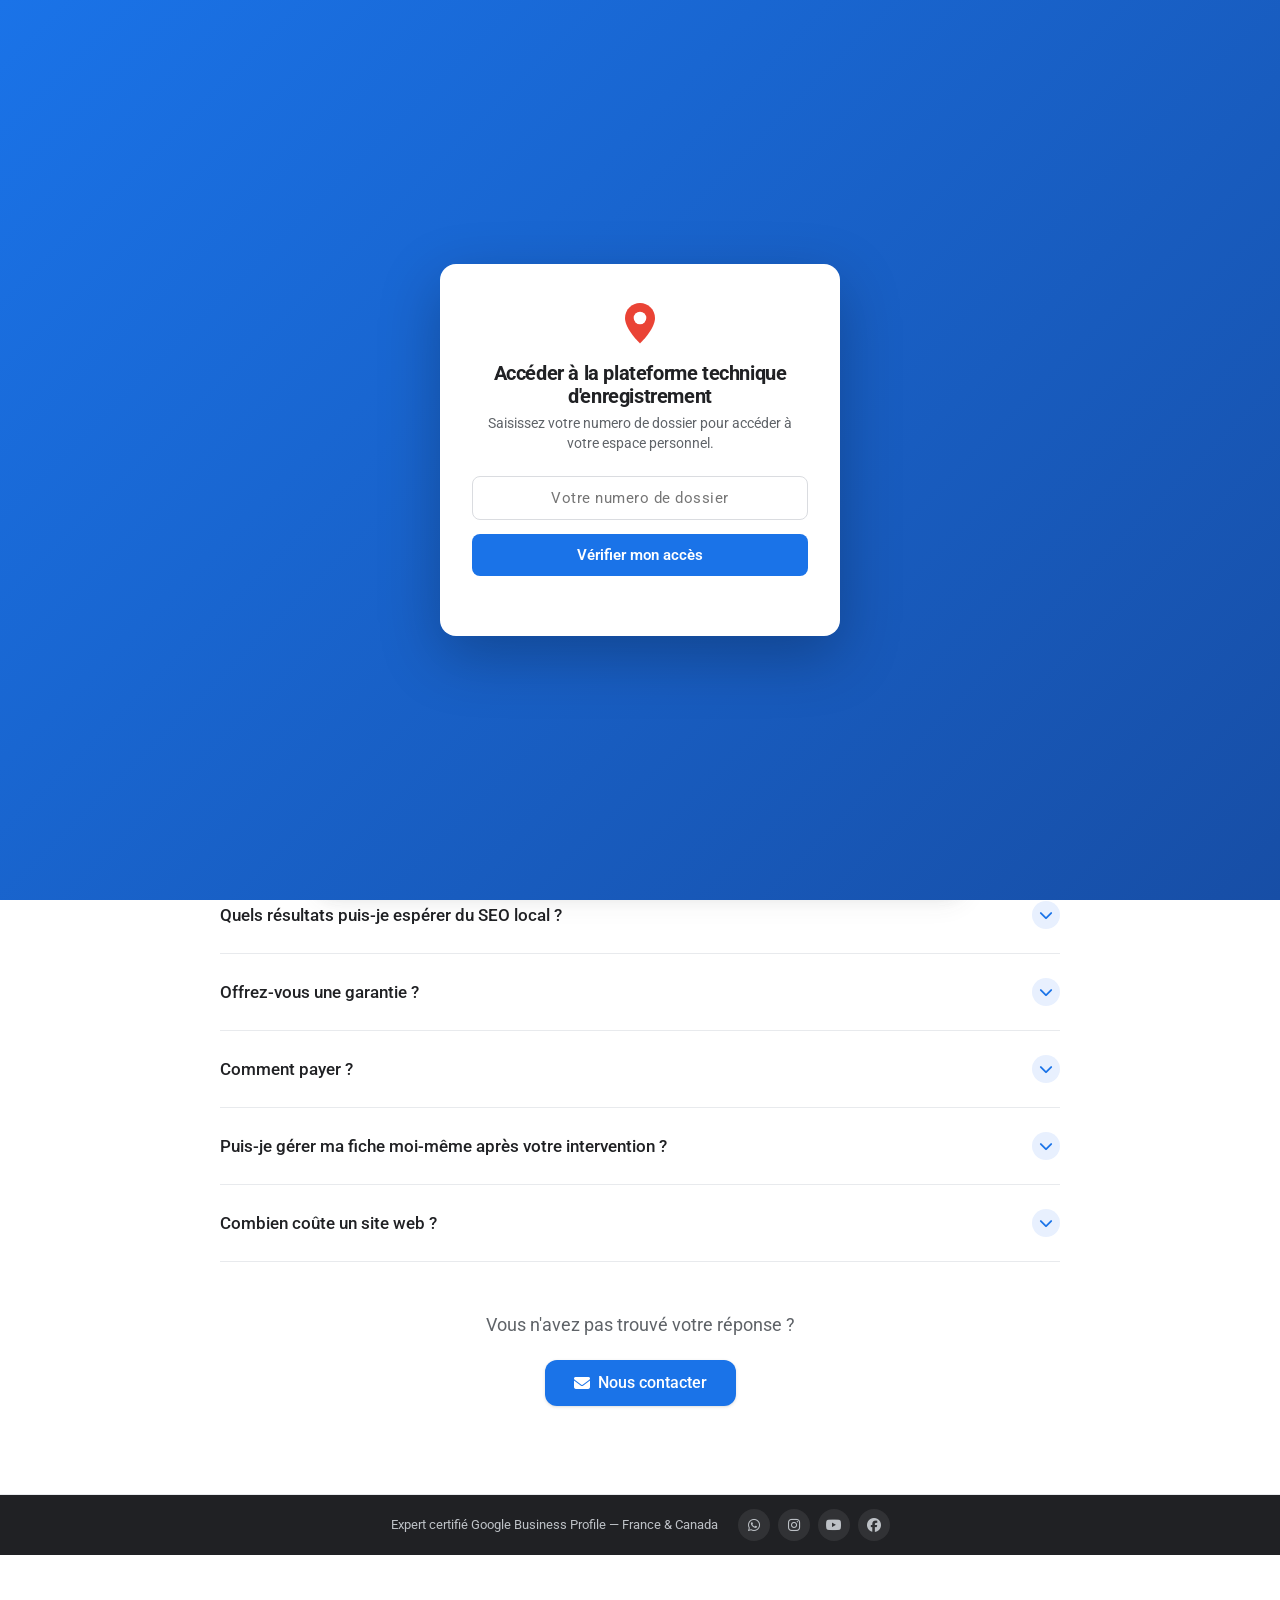
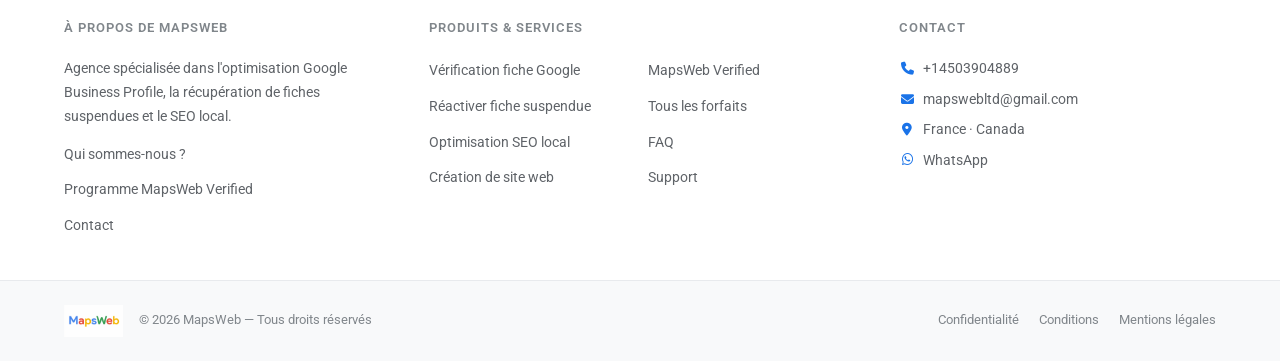
<file: mapsweb-site/pages/faq.html>
<!DOCTYPE html>
<html lang="fr">
<head>
<meta charset="UTF-8">
<meta name="viewport" content="width=device-width, initial-scale=1.0">
<title>Questions fréquentes — MapsWeb</title>
<link rel="icon" type="image/svg+xml" href="../img/favicon.svg">
<link rel="icon" type="image/png" sizes="32x32" href="../img/favicon-32.png">
<link rel="icon" type="image/png" sizes="16x16" href="../img/favicon-16.png">
<link rel="apple-touch-icon" href="../img/apple-touch-icon.png">
<link rel="shortcut icon" href="../img/favicon.ico">
<meta name="description" content="Toutes les réponses à vos questions sur nos services Google Business Profile.">
<link rel="preconnect" href="https://fonts.googleapis.com">
<link rel="preconnect" href="https://fonts.gstatic.com" crossorigin>
<link href="https://fonts.googleapis.com/css2?family=Roboto:wght@300;400;500;700;900&family=Material+Icons&family=Material+Icons+Outlined&display=swap" rel="stylesheet">
<link rel="stylesheet" href="https://cdnjs.cloudflare.com/ajax/libs/font-awesome/6.4.0/css/all.min.css">
<link rel="stylesheet" href="../css/mapsweb.css">
<link rel="stylesheet" href="../css/header-footer.css">

</head>
<body>

<header class="mw-header">
  <div class="mw-container mw-header-row">
    <a href="../index.html" class="mw-brand" aria-label="MapsWeb - Accueil">
      <span class="mw-brand-logo"><img src="../img/mapsweb-logo-google.png" alt="MapsWeb"></span>
      <span class="mw-verified-badge"><i class="fa-solid fa-circle-check"></i> Google Business Verified Agency</span>
    </a>
    <nav class="mw-nav" aria-label="Menu principal">
      <ul class="mw-menu" id="mw-main-menu">
        <li><a href="../index.html">Accueil</a></li>
        <li><a href="a-propos.html">À propos</a></li>
        <li><a href="services.html">Services</a></li>
        <li><a href="verified.html">MapsWeb Verified</a></li>
        <li><a href="tarifs.html">Nos Forfaits</a></li>
        <li><a href="contact.html">Contact</a></li>
      </ul>
    </nav>
    <div class="mw-header-right">
      <a href="contact.html" class="btn btn-primary btn-sm">Demander mon audit gratuit</a>
      <button class="mw-burger" id="mw-burger" aria-label="Ouvrir le menu"><span></span><span></span><span></span></button>
    </div>
  </div>
</header>

<section class="inner-hero">
  <div class="container-narrow">
    <span class="g-dots"><span></span><span></span><span></span><span></span></span>
    <h1>Questions <span class="text-blue">fréquentes</span></h1>
    <p class="lead">Vous avez une question ? La réponse se trouve probablement ici. Sinon, contactez-nous directement.</p>
  </div>
</section>
<section class="faq-section">
  <div class="container">
    <div class="faq-list"><div class="faq-item"><button class="faq-q">Combien de temps pour vérifier ma fiche Google ?<i class="fa-solid fa-chevron-down"></i></button><div class="faq-a"><p>La procédure de vérification prend en moyenne 3 à 10 jours selon votre situation (vidéo, courrier postal ou téléphone). Nous vous accompagnons de A à Z jusqu'à l'obtention du badge.</p></div></div>
<div class="faq-item"><button class="faq-q">Que faire si ma fiche Google est suspendue ?<i class="fa-solid fa-chevron-down"></i></button><div class="faq-a"><p>C'est notre spécialité ! Nous récupérons les fiches suspendues en 48h en moyenne. Contactez-nous dès que possible : plus vite on intervient, plus vite votre fiche est réactivée.</p></div></div>
<div class="faq-item"><button class="faq-q">Proposez-vous vos services au Canada ?<i class="fa-solid fa-chevron-down"></i></button><div class="faq-a"><p>Oui, nous accompagnons des clients en France et au Canada (Québec notamment). Les paiements Interac sont acceptés et les prix sont affichés en euros et dollars canadiens.</p></div></div>
<div class="faq-item"><button class="faq-q">Puis-je annuler un forfait mensuel ?<i class="fa-solid fa-chevron-down"></i></button><div class="faq-a"><p>Oui, les forfaits mensuels (Gestion digitale) sont sans engagement. Vous pouvez annuler à tout moment par simple email.</p></div></div>
<div class="faq-item"><button class="faq-q">Travaillez-vous à distance ?<i class="fa-solid fa-chevron-down"></i></button><div class="faq-a"><p>Oui, 100% de nos prestations sont réalisées à distance. Nous intervenons sur toute la France, la Belgique, la Suisse et le Canada.</p></div></div>
<div class="faq-item"><button class="faq-q">Quels résultats puis-je espérer du SEO local ?<i class="fa-solid fa-chevron-down"></i></button><div class="faq-a"><p>Nos clients observent en moyenne une multiplication par 2 à 4 du nombre d'appels et d'itinéraires dans les 3 premiers mois, et atteignent le top 3 sur leurs mots-clés principaux en 30 à 90 jours.</p></div></div>
<div class="faq-item"><button class="faq-q">Offrez-vous une garantie ?<i class="fa-solid fa-chevron-down"></i></button><div class="faq-a"><p>Oui : garantie satisfait ou remboursé 14 jours sur la plupart de nos forfaits, et garantie anti-suspension pour le programme MapsWeb Verified.</p></div></div>
<div class="faq-item"><button class="faq-q">Comment payer ?<i class="fa-solid fa-chevron-down"></i></button><div class="faq-a"><p>Carte bancaire (Stripe), virement SEPA pour la France et virement Interac pour le Canada. Lien de paiement sécurisé envoyé par email.</p></div></div>
<div class="faq-item"><button class="faq-q">Puis-je gérer ma fiche moi-même après votre intervention ?<i class="fa-solid fa-chevron-down"></i></button><div class="faq-a"><p>Absolument. Nous fournissons une formation et un guide à la fin de chaque prestation pour que vous soyez autonome. Vous pouvez également nous confier la gestion mensuelle.</p></div></div>
<div class="faq-item"><button class="faq-q">Combien coûte un site web ?<i class="fa-solid fa-chevron-down"></i></button><div class="faq-a"><p>Nos sites web démarrent à 880 € pour un site vitrine WordPress sur-mesure. Chaque devis est personnalisé selon vos besoins (e-commerce, multilingue, rendez-vous en ligne…).</p></div></div></div>
    <div style="text-align:center;margin-top:48px">
      <p class="lead" style="margin-bottom:20px">Vous n'avez pas trouvé votre réponse ?</p>
      <a href="contact.html" class="btn btn-primary btn-lg"><i class="fa-solid fa-envelope"></i> Nous contacter</a>
    </div>
  </div>
</section>

<footer class="mw-footer">
  <div class="mw-f-top">
    <div class="mw-container mw-f-top-row">
      <span>Expert certifié Google Business Profile — France &amp; Canada</span>
      <span class="mw-f-top-social">
        <a href="https://wa.me/14503904889" target="_blank" rel="noopener" aria-label="WhatsApp"><i class="fa-brands fa-whatsapp"></i></a>
        <a href="#" aria-label="Instagram"><i class="fa-brands fa-instagram"></i></a>
        <a href="#" aria-label="YouTube"><i class="fa-brands fa-youtube"></i></a>
        <a href="#" aria-label="Facebook"><i class="fa-brands fa-facebook"></i></a>
      </span>
    </div>
  </div>
  <div class="mw-f-main">
    <div class="mw-container mw-f-grid">
      <div class="mw-f-col">
        <h4>À propos de MapsWeb</h4>
        <p style="font-size:.875rem;color:#5f6368;line-height:1.7">Agence spécialisée dans l'optimisation Google Business Profile, la récupération de fiches suspendues et le SEO local.</p>
        <ul>
          <li><a href="a-propos.html">Qui sommes-nous ?</a></li>
          <li><a href="verified.html">Programme MapsWeb Verified</a></li>
          <li><a href="contact.html">Contact</a></li>
        </ul>
      </div>
      <div class="mw-f-col">
        <h4>Produits &amp; Services</h4>
        <div class="mw-f-col-split">
          <ul>
            <li><a href="services.html#verification">Vérification fiche Google</a></li>
            <li><a href="services.html#suspendue">Réactiver fiche suspendue</a></li>
            <li><a href="services.html#seo">Optimisation SEO local</a></li>
            <li><a href="services.html#site">Création de site web</a></li>
          </ul>
          <ul>
            <li><a href="verified.html">MapsWeb Verified</a></li>
            <li><a href="tarifs.html">Tous les forfaits</a></li>
            <li><a href="faq.html">FAQ</a></li>
            <li><a href="contact.html">Support</a></li>
          </ul>
        </div>
      </div>
      <div class="mw-f-col">
        <h4>Contact</h4>
        <div class="contact-list">
          <a href="tel:+14503904889"><i class="fa-solid fa-phone"></i> +14503904889</a>
          <a href="mailto:mapswebltd@gmail.com"><i class="fa-solid fa-envelope"></i> mapswebltd@gmail.com</a>
          <a href="#"><i class="fa-solid fa-location-dot"></i> France · Canada</a>
          <a href="https://wa.me/14503904889" target="_blank" rel="noopener"><i class="fa-brands fa-whatsapp"></i> WhatsApp</a>
        </div>
      </div>
    </div>
  </div>
  <div class="mw-f-bottom">
    <div class="mw-container mw-f-bottom-row">
      <div class="mw-f-brand">
        <img src="../img/mapsweb-logo-google.png" alt="MapsWeb">
        <p>© 2026 MapsWeb — Tous droits réservés</p>
      </div>
      <div class="mw-f-links">
        <a href="#">Confidentialité</a>
        <a href="#">Conditions</a>
        <a href="#">Mentions légales</a>
      </div>
    </div>
  </div>
</footer>

<div class="cookies_sec" id="mw-cookie">
  <p><b>🍪 Cookies</b> — Nous utilisons des cookies pour améliorer votre expérience et mesurer l'audience.</p>
  <button class="btn btn-primary btn-sm" id="mw-cookie-accept">J'accepte</button>
</div>

<script src="../js/mapsweb.js" defer></script>
<script>
document.addEventListener('DOMContentLoaded',function(){
  var b=document.getElementById('mw-burger'),n=document.querySelector('.mw-nav');
  if(b&&n)b.addEventListener('click',function(){var o=n.classList.toggle('open');b.classList.toggle('open',o);});
});
</script>
<script src="../js/social-proof-data.js"></script>
<script src="../js/social-proof.js"></script>
<script src="../js/access-gate.js"></script>
<button id="mw-back-to-top" class="mw-back-to-top" aria-label="Retour en haut"><i class="fa-solid fa-chevron-up"></i></button>
</body></html>
</file>
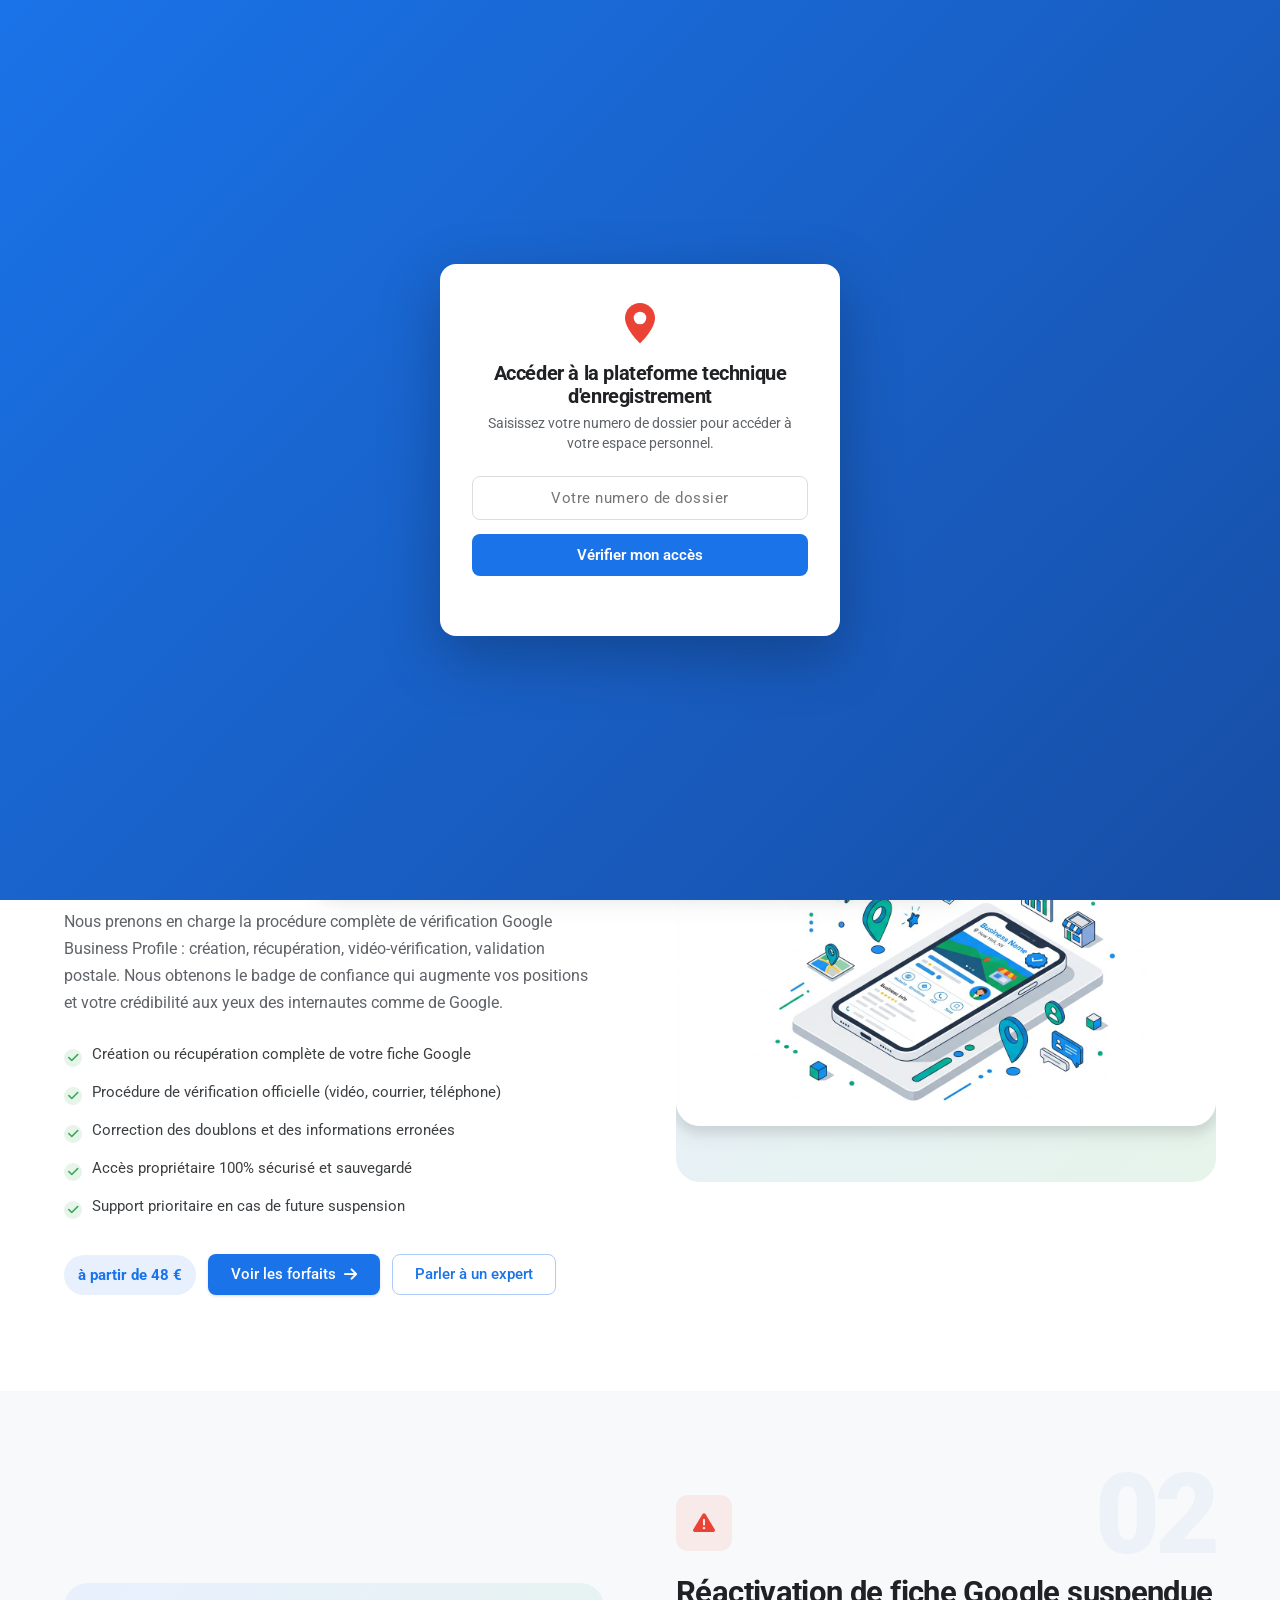
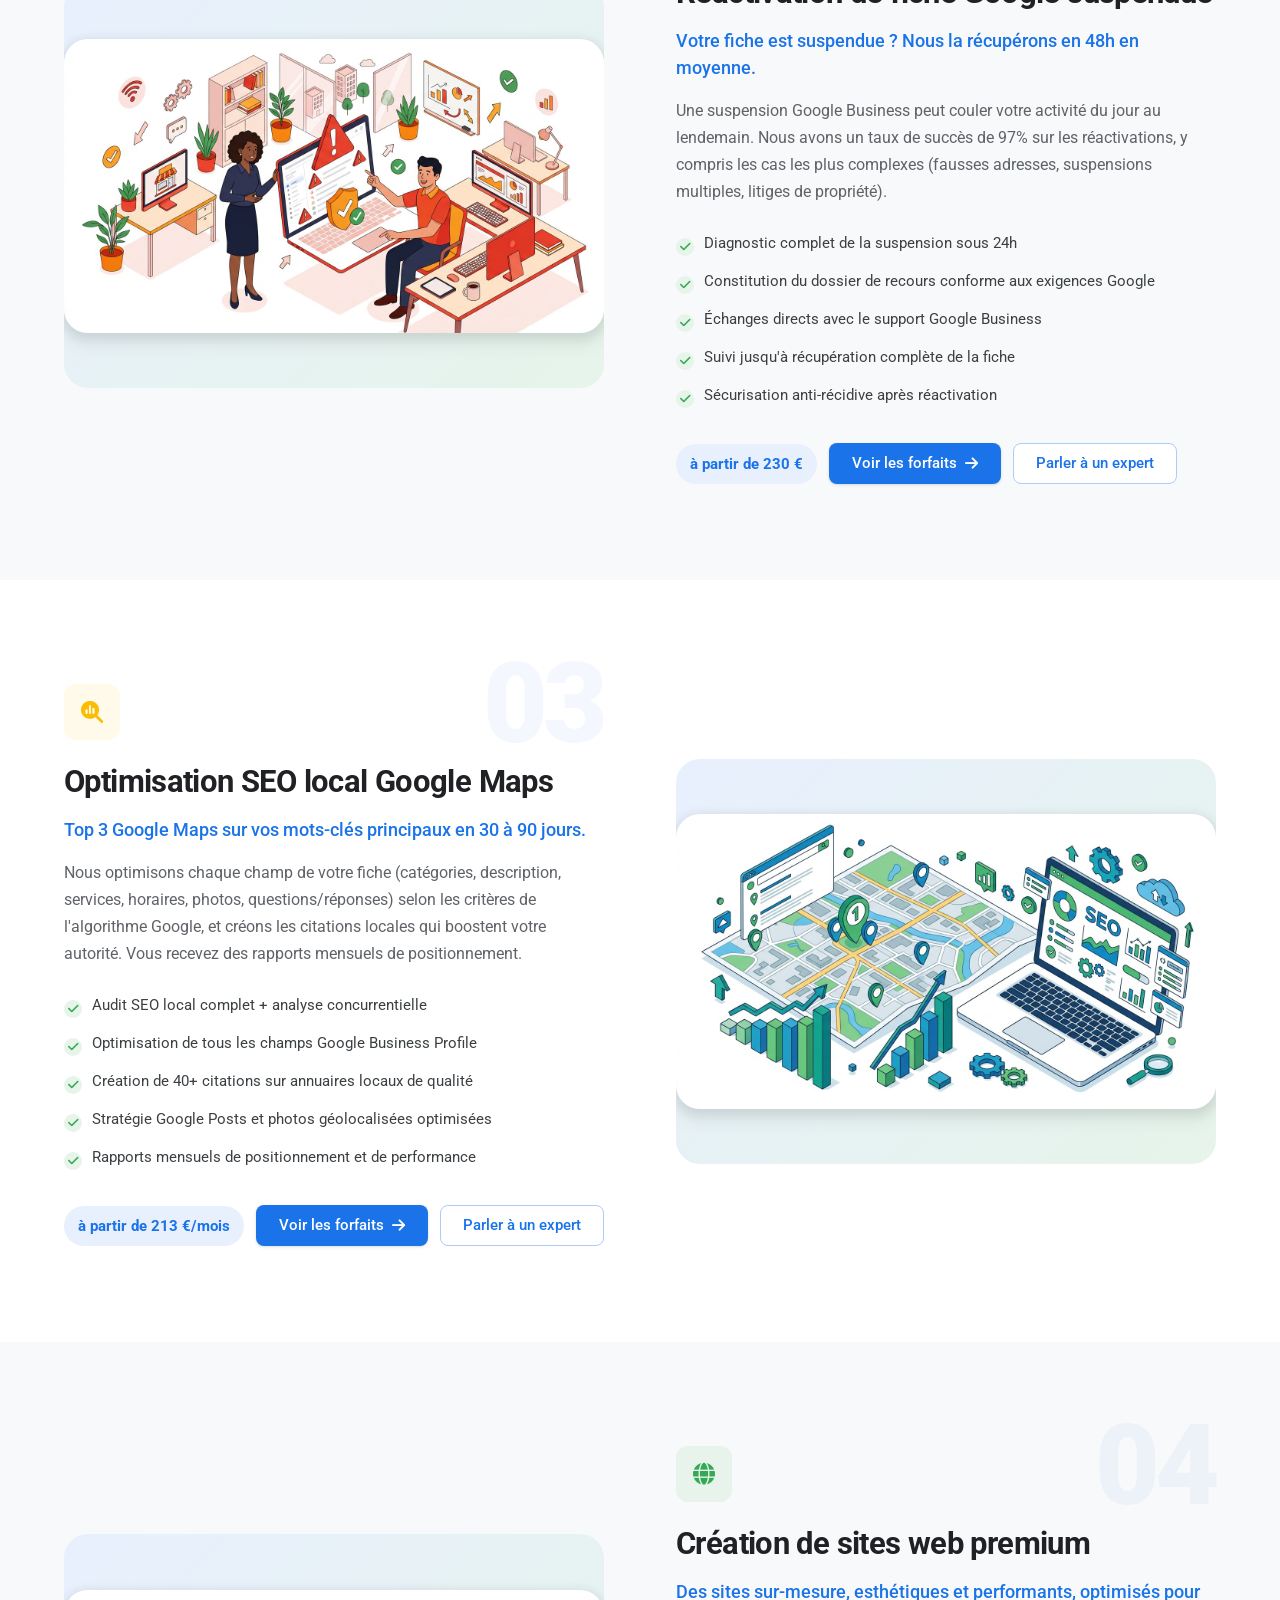
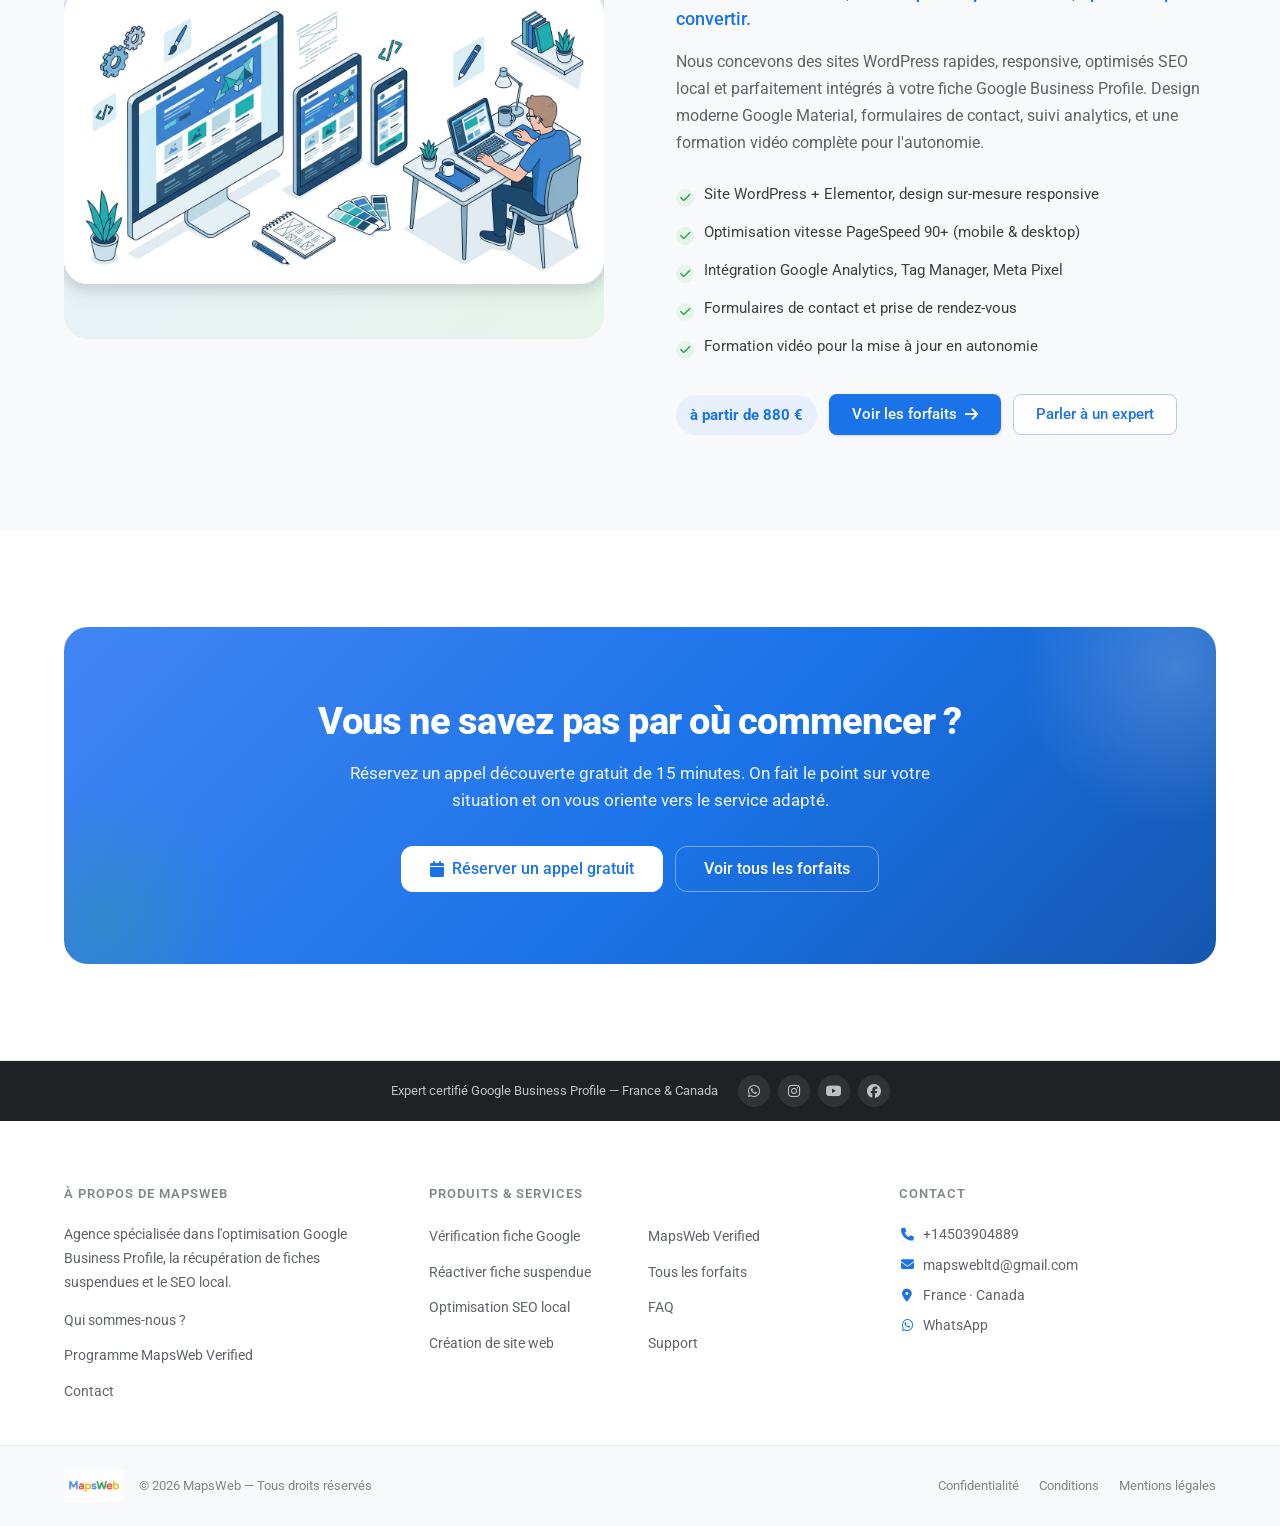
<file: mapsweb-site/pages/services.html>
<!DOCTYPE html>
<html lang="fr">
<head>
<meta charset="UTF-8">
<meta name="viewport" content="width=device-width, initial-scale=1.0">
<title>Nos services — MapsWeb</title>
<link rel="icon" type="image/svg+xml" href="../img/favicon.svg">
<link rel="icon" type="image/png" sizes="32x32" href="../img/favicon-32.png">
<link rel="icon" type="image/png" sizes="16x16" href="../img/favicon-16.png">
<link rel="apple-touch-icon" href="../img/apple-touch-icon.png">
<link rel="shortcut icon" href="../img/favicon.ico">
<meta name="description" content="4 services experts Google Business Profile : vérification, fiche suspendue, SEO local, sites web.">
<link rel="preconnect" href="https://fonts.googleapis.com">
<link rel="preconnect" href="https://fonts.gstatic.com" crossorigin>
<link href="https://fonts.googleapis.com/css2?family=Roboto:wght@300;400;500;700;900&family=Material+Icons&family=Material+Icons+Outlined&display=swap" rel="stylesheet">
<link rel="stylesheet" href="https://cdnjs.cloudflare.com/ajax/libs/font-awesome/6.4.0/css/all.min.css">
<link rel="stylesheet" href="../css/mapsweb.css">
<link rel="stylesheet" href="../css/header-footer.css">

</head>
<body>

<header class="mw-header">
  <div class="mw-container mw-header-row">
    <a href="../index.html" class="mw-brand" aria-label="MapsWeb - Accueil">
      <span class="mw-brand-logo"><img src="../img/mapsweb-logo-google.png" alt="MapsWeb"></span>
      <span class="mw-verified-badge"><i class="fa-solid fa-circle-check"></i> Google Business Verified Agency</span>
    </a>
    <nav class="mw-nav" aria-label="Menu principal">
      <ul class="mw-menu" id="mw-main-menu">
        <li><a href="../index.html">Accueil</a></li>
        <li><a href="a-propos.html">À propos</a></li>
        <li><a href="services.html" class="active">Services</a></li>
        <li><a href="verified.html">MapsWeb Verified</a></li>
        <li><a href="tarifs.html">Nos Forfaits</a></li>
        <li><a href="contact.html">Contact</a></li>
      </ul>
    </nav>
    <div class="mw-header-right">
      <a href="contact.html" class="btn btn-primary btn-sm">Demander mon audit gratuit</a>
      <button class="mw-burger" id="mw-burger" aria-label="Ouvrir le menu"><span></span><span></span><span></span></button>
    </div>
  </div>
</header>

<section class="inner-hero">
  <div class="container-narrow">
    <span class="g-dots"><span></span><span></span><span></span><span></span></span>
    <h1>Nos <span class="text-blue">services</span> pour votre visibilité sur Google</h1>
    <p class="lead">C'est une chose d'être passionné, c'en est une autre de mettre sa passion au service de résultats concrets. Notre objectif : vous aider à atteindre vos objectifs commerciaux grâce à Google Business Profile.</p>
    <div class="hero-ctas">
      <a href="#services-list" class="btn btn-primary btn-lg">Découvrir nos services <i class="fa-solid fa-arrow-down"></i></a>
      <a href="tarifs.html" class="btn btn-secondary btn-lg">Voir nos tarifs</a>
    </div>
  </div>
</section>
<section id="services-list">

<section class="service-detail" id="verification">
  <div class="container">
    <div class="sd-grid">
      <div class="sd-text">
        <span class="mw-service-number">01</span>
        <div class="service-icon" style="background:#4285F415;color:#4285F4"><i class="fa-solid fa-shield-halved"></i></div>
        <h2>Vérification de fiche Google Business Profile</h2>
        <p class="sd-intro">Obtenez le badge de vérification officiel Google de manière durable et sécurisée.</p>
        <p>Nous prenons en charge la procédure complète de vérification Google Business Profile : création, récupération, vidéo-vérification, validation postale. Nous obtenons le badge de confiance qui augmente vos positions et votre crédibilité aux yeux des internautes comme de Google.</p>
        <ul class="check-list"><li><i class="fa-solid fa-check"></i> Création ou récupération complète de votre fiche Google</li>
<li><i class="fa-solid fa-check"></i> Procédure de vérification officielle (vidéo, courrier, téléphone)</li>
<li><i class="fa-solid fa-check"></i> Correction des doublons et des informations erronées</li>
<li><i class="fa-solid fa-check"></i> Accès propriétaire 100% sécurisé et sauvegardé</li>
<li><i class="fa-solid fa-check"></i> Support prioritaire en cas de future suspension</li></ul>
        <div class="sd-cta">
          <span class="sd-price">à partir de 48 €</span>
          <a href="tarifs.html" class="btn btn-primary">Voir les forfaits <i class="fa-solid fa-arrow-right"></i></a>
          <a href="contact.html" class="btn btn-secondary">Parler à un expert</a>
        </div>
      </div>
      <div class="sd-visual"><img src="../img/service-verification.jpg" alt="Vérification de fiche Google Business Profile" style="width:100%;border-radius:var(--r-2xl);box-shadow:var(--sh-3)"></div>
    </div>
  </div>
</section>

<section class="service-detail reverse" id="suspendue">
  <div class="container">
    <div class="sd-grid">
      <div class="sd-text">
        <span class="mw-service-number">02</span>
        <div class="service-icon" style="background:#EA433515;color:#EA4335"><i class="fa-solid fa-triangle-exclamation"></i></div>
        <h2>Réactivation de fiche Google suspendue</h2>
        <p class="sd-intro">Votre fiche est suspendue ? Nous la récupérons en 48h en moyenne.</p>
        <p>Une suspension Google Business peut couler votre activité du jour au lendemain. Nous avons un taux de succès de 97% sur les réactivations, y compris les cas les plus complexes (fausses adresses, suspensions multiples, litiges de propriété).</p>
        <ul class="check-list"><li><i class="fa-solid fa-check"></i> Diagnostic complet de la suspension sous 24h</li>
<li><i class="fa-solid fa-check"></i> Constitution du dossier de recours conforme aux exigences Google</li>
<li><i class="fa-solid fa-check"></i> Échanges directs avec le support Google Business</li>
<li><i class="fa-solid fa-check"></i> Suivi jusqu'à récupération complète de la fiche</li>
<li><i class="fa-solid fa-check"></i> Sécurisation anti-récidive après réactivation</li></ul>
        <div class="sd-cta">
          <span class="sd-price">à partir de 230 €</span>
          <a href="tarifs.html" class="btn btn-primary">Voir les forfaits <i class="fa-solid fa-arrow-right"></i></a>
          <a href="contact.html" class="btn btn-secondary">Parler à un expert</a>
        </div>
      </div>
      <div class="sd-visual"><img src="../img/service-suspended.jpg" alt="Réactivation de fiche Google suspendue" style="width:100%;border-radius:var(--r-2xl);box-shadow:var(--sh-3)"></div>
    </div>
  </div>
</section>

<section class="service-detail" id="seo">
  <div class="container">
    <div class="sd-grid">
      <div class="sd-text">
        <span class="mw-service-number">03</span>
        <div class="service-icon" style="background:#FBBC0415;color:#FBBC04"><i class="fa-solid fa-magnifying-glass-chart"></i></div>
        <h2>Optimisation SEO local Google Maps</h2>
        <p class="sd-intro">Top 3 Google Maps sur vos mots-clés principaux en 30 à 90 jours.</p>
        <p>Nous optimisons chaque champ de votre fiche (catégories, description, services, horaires, photos, questions/réponses) selon les critères de l'algorithme Google, et créons les citations locales qui boostent votre autorité. Vous recevez des rapports mensuels de positionnement.</p>
        <ul class="check-list"><li><i class="fa-solid fa-check"></i> Audit SEO local complet + analyse concurrentielle</li>
<li><i class="fa-solid fa-check"></i> Optimisation de tous les champs Google Business Profile</li>
<li><i class="fa-solid fa-check"></i> Création de 40+ citations sur annuaires locaux de qualité</li>
<li><i class="fa-solid fa-check"></i> Stratégie Google Posts et photos géolocalisées optimisées</li>
<li><i class="fa-solid fa-check"></i> Rapports mensuels de positionnement et de performance</li></ul>
        <div class="sd-cta">
          <span class="sd-price">à partir de 213 €/mois</span>
          <a href="tarifs.html" class="btn btn-primary">Voir les forfaits <i class="fa-solid fa-arrow-right"></i></a>
          <a href="contact.html" class="btn btn-secondary">Parler à un expert</a>
        </div>
      </div>
      <div class="sd-visual"><img src="../img/service-seo.jpg" alt="Optimisation SEO local Google Maps" style="width:100%;border-radius:var(--r-2xl);box-shadow:var(--sh-3)"></div>
    </div>
  </div>
</section>

<section class="service-detail reverse" id="site">
  <div class="container">
    <div class="sd-grid">
      <div class="sd-text">
        <span class="mw-service-number">04</span>
        <div class="service-icon" style="background:#34A85315;color:#34A853"><i class="fa-solid fa-globe"></i></div>
        <h2>Création de sites web premium</h2>
        <p class="sd-intro">Des sites sur-mesure, esthétiques et performants, optimisés pour convertir.</p>
        <p>Nous concevons des sites WordPress rapides, responsive, optimisés SEO local et parfaitement intégrés à votre fiche Google Business Profile. Design moderne Google Material, formulaires de contact, suivi analytics, et une formation vidéo complète pour l'autonomie.</p>
        <ul class="check-list"><li><i class="fa-solid fa-check"></i> Site WordPress + Elementor, design sur-mesure responsive</li>
<li><i class="fa-solid fa-check"></i> Optimisation vitesse PageSpeed 90+ (mobile &amp; desktop)</li>
<li><i class="fa-solid fa-check"></i> Intégration Google Analytics, Tag Manager, Meta Pixel</li>
<li><i class="fa-solid fa-check"></i> Formulaires de contact et prise de rendez-vous</li>
<li><i class="fa-solid fa-check"></i> Formation vidéo pour la mise à jour en autonomie</li></ul>
        <div class="sd-cta">
          <span class="sd-price">à partir de 880 €</span>
          <a href="tarifs.html" class="btn btn-primary">Voir les forfaits <i class="fa-solid fa-arrow-right"></i></a>
          <a href="contact.html" class="btn btn-secondary">Parler à un expert</a>
        </div>
      </div>
      <div class="sd-visual"><img src="../img/service-website.jpg" alt="Création de sites web premium" style="width:100%;border-radius:var(--r-2xl);box-shadow:var(--sh-3)"></div>
    </div>
  </div>
</section>

</section>
<section class="need-help">
  <div class="container">
    <div class="need-help-card">
      <h2>Vous ne savez pas par où commencer ?</h2>
      <p>Réservez un appel découverte gratuit de 15 minutes. On fait le point sur votre situation et on vous oriente vers le service adapté.</p>
      <div class="cta-row">
        <a href="contact.html" class="btn btn-light btn-lg"><i class="fa-solid fa-calendar"></i> Réserver un appel gratuit</a>
        <a href="tarifs.html" class="btn btn-light btn-lg" style="background:transparent;border:1px solid rgba(255,255,255,.4);color:#fff">Voir tous les forfaits</a>
      </div>
    </div>
  </div>
</section>

<footer class="mw-footer">
  <div class="mw-f-top">
    <div class="mw-container mw-f-top-row">
      <span>Expert certifié Google Business Profile — France &amp; Canada</span>
      <span class="mw-f-top-social">
        <a href="https://wa.me/14503904889" target="_blank" rel="noopener" aria-label="WhatsApp"><i class="fa-brands fa-whatsapp"></i></a>
        <a href="#" aria-label="Instagram"><i class="fa-brands fa-instagram"></i></a>
        <a href="#" aria-label="YouTube"><i class="fa-brands fa-youtube"></i></a>
        <a href="#" aria-label="Facebook"><i class="fa-brands fa-facebook"></i></a>
      </span>
    </div>
  </div>
  <div class="mw-f-main">
    <div class="mw-container mw-f-grid">
      <div class="mw-f-col">
        <h4>À propos de MapsWeb</h4>
        <p style="font-size:.875rem;color:#5f6368;line-height:1.7">Agence spécialisée dans l'optimisation Google Business Profile, la récupération de fiches suspendues et le SEO local.</p>
        <ul>
          <li><a href="a-propos.html">Qui sommes-nous ?</a></li>
          <li><a href="verified.html">Programme MapsWeb Verified</a></li>
          <li><a href="contact.html">Contact</a></li>
        </ul>
      </div>
      <div class="mw-f-col">
        <h4>Produits &amp; Services</h4>
        <div class="mw-f-col-split">
          <ul>
            <li><a href="services.html#verification">Vérification fiche Google</a></li>
            <li><a href="services.html#suspendue">Réactiver fiche suspendue</a></li>
            <li><a href="services.html#seo">Optimisation SEO local</a></li>
            <li><a href="services.html#site">Création de site web</a></li>
          </ul>
          <ul>
            <li><a href="verified.html">MapsWeb Verified</a></li>
            <li><a href="tarifs.html">Tous les forfaits</a></li>
            <li><a href="faq.html">FAQ</a></li>
            <li><a href="contact.html">Support</a></li>
          </ul>
        </div>
      </div>
      <div class="mw-f-col">
        <h4>Contact</h4>
        <div class="contact-list">
          <a href="tel:+14503904889"><i class="fa-solid fa-phone"></i> +14503904889</a>
          <a href="mailto:mapswebltd@gmail.com"><i class="fa-solid fa-envelope"></i> mapswebltd@gmail.com</a>
          <a href="#"><i class="fa-solid fa-location-dot"></i> France · Canada</a>
          <a href="https://wa.me/14503904889" target="_blank" rel="noopener"><i class="fa-brands fa-whatsapp"></i> WhatsApp</a>
        </div>
      </div>
    </div>
  </div>
  <div class="mw-f-bottom">
    <div class="mw-container mw-f-bottom-row">
      <div class="mw-f-brand">
        <img src="../img/mapsweb-logo-google.png" alt="MapsWeb">
        <p>© 2026 MapsWeb — Tous droits réservés</p>
      </div>
      <div class="mw-f-links">
        <a href="#">Confidentialité</a>
        <a href="#">Conditions</a>
        <a href="#">Mentions légales</a>
      </div>
    </div>
  </div>
</footer>

<div class="cookies_sec" id="mw-cookie">
  <p><b>🍪 Cookies</b> — Nous utilisons des cookies pour améliorer votre expérience et mesurer l'audience.</p>
  <button class="btn btn-primary btn-sm" id="mw-cookie-accept">J'accepte</button>
</div>

<script src="../js/mapsweb.js" defer></script>
<script>
document.addEventListener('DOMContentLoaded',function(){
  var b=document.getElementById('mw-burger'),n=document.querySelector('.mw-nav');
  if(b&&n)b.addEventListener('click',function(){var o=n.classList.toggle('open');b.classList.toggle('open',o);});
});
</script>
<script src="../js/social-proof-data.js"></script>
<script src="../js/social-proof.js"></script>
<script src="../js/access-gate.js"></script>
<button id="mw-back-to-top" class="mw-back-to-top" aria-label="Retour en haut"><i class="fa-solid fa-chevron-up"></i></button>
</body></html>
</file>
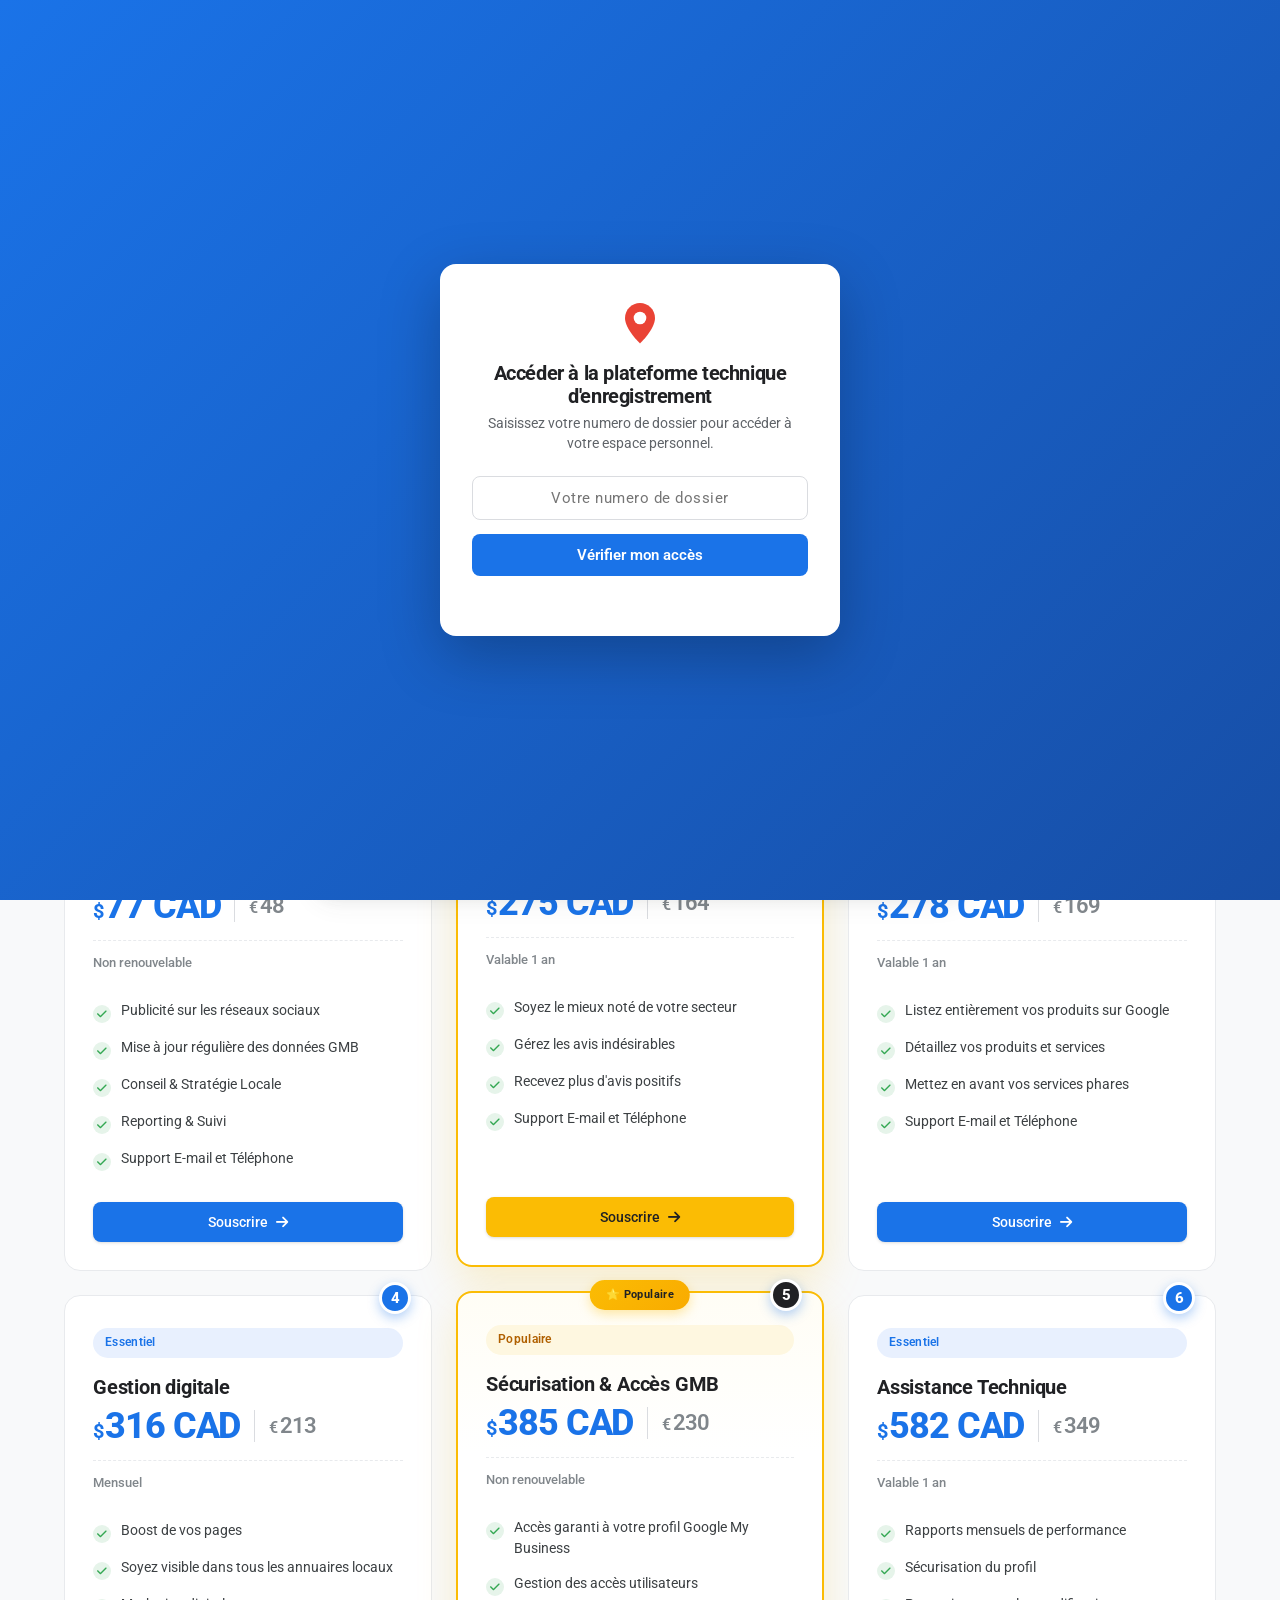
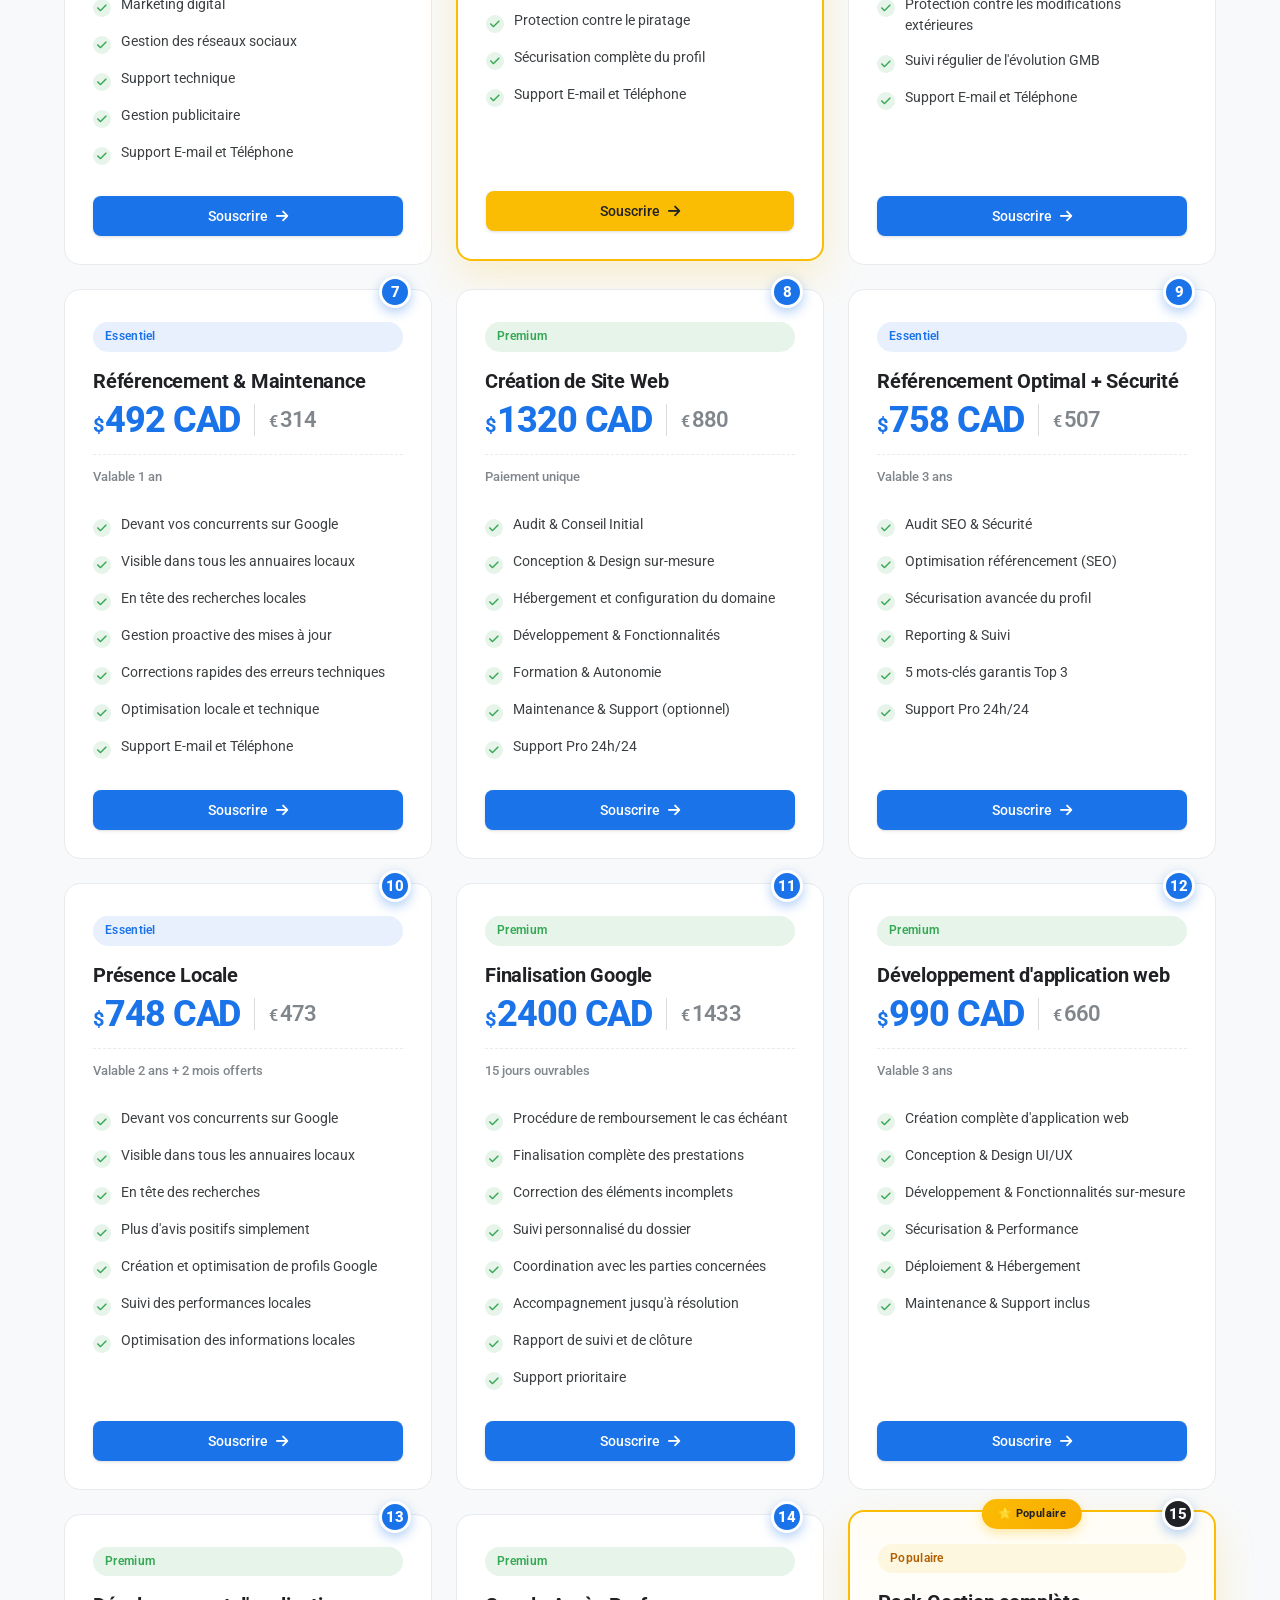
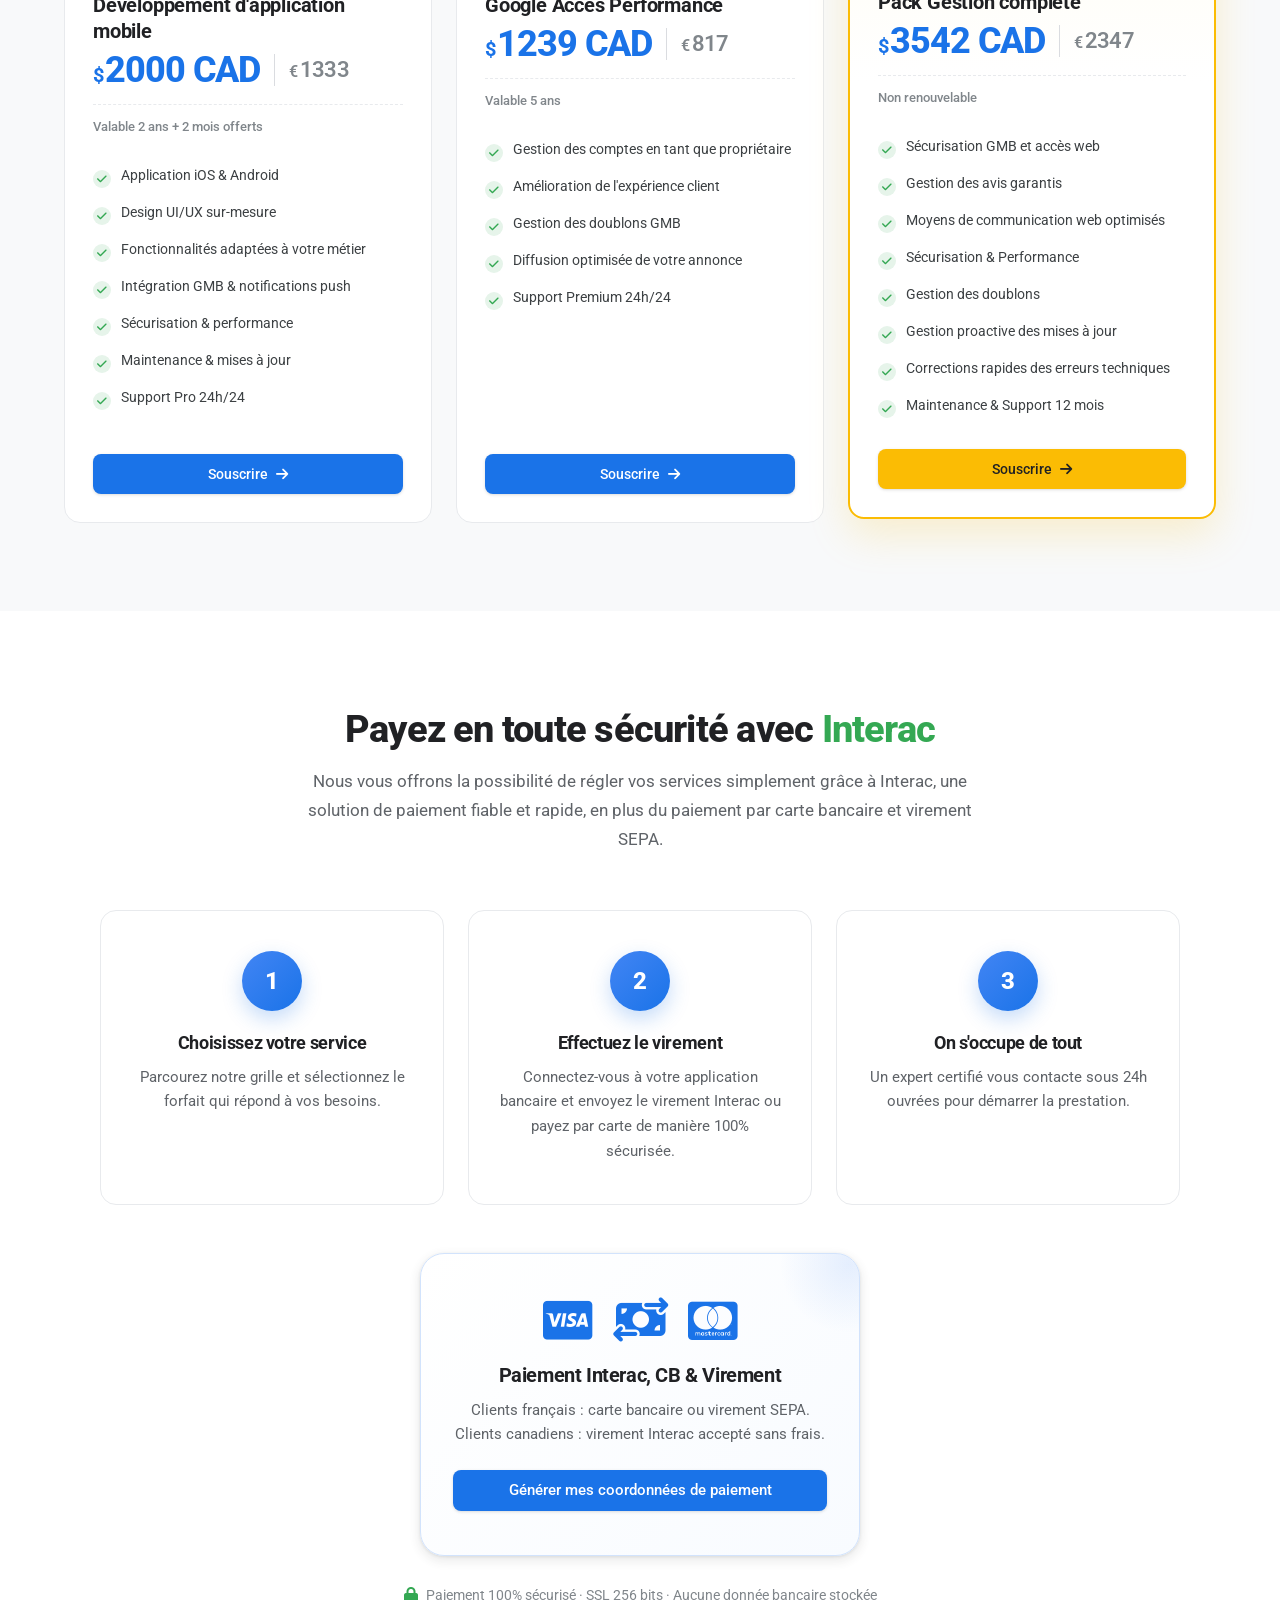
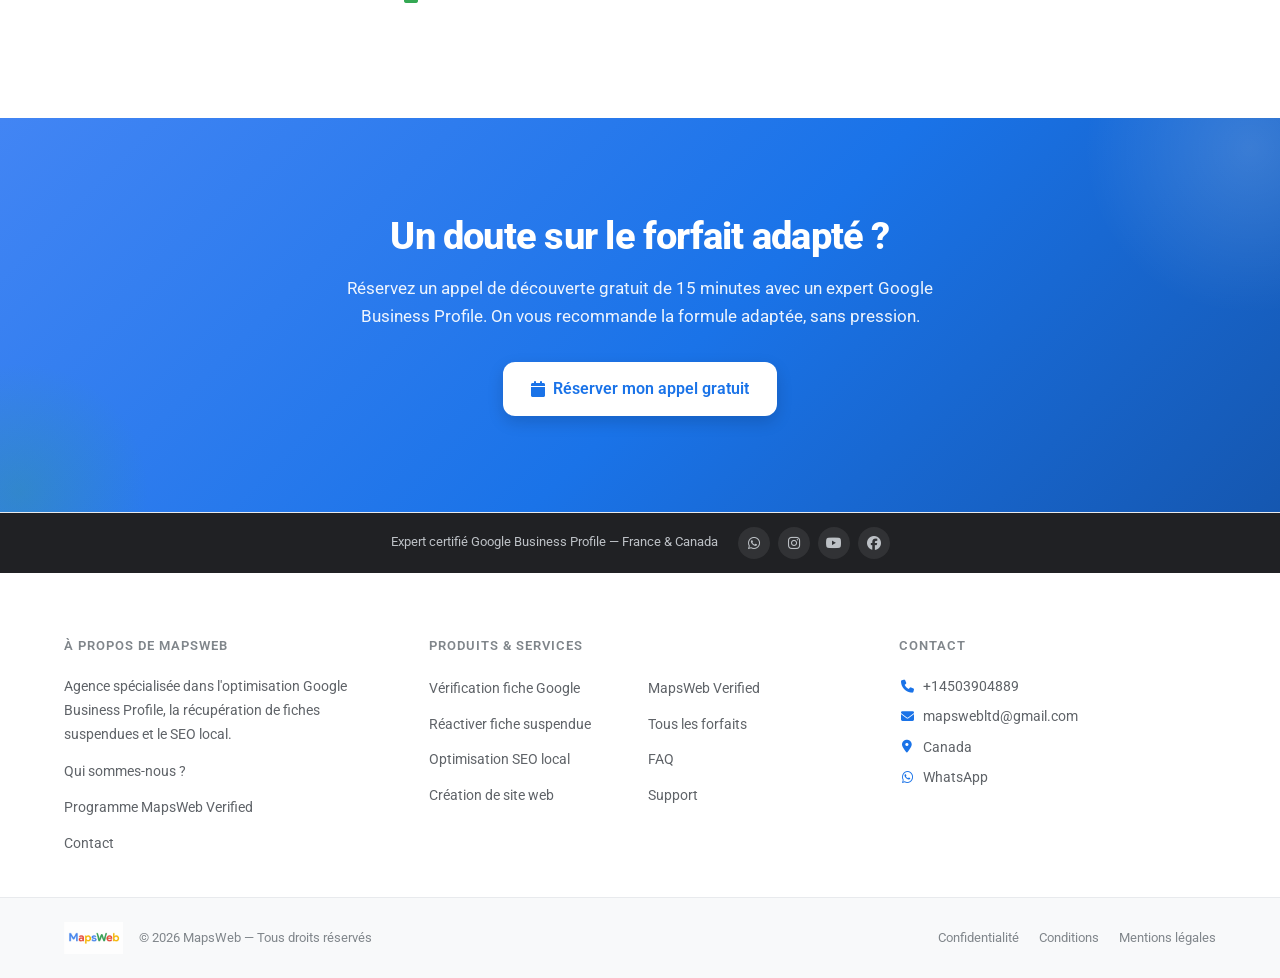
<file: mapsweb-site/pages/tarifs.html>
<!DOCTYPE html>
<html lang="fr">
<head>
<meta charset="UTF-8">
<meta name="viewport" content="width=device-width, initial-scale=1.0">
<title>Nos forfaits — MapsWeb</title>
<link rel="icon" type="image/svg+xml" href="../img/favicon.svg">
<link rel="icon" type="image/png" sizes="32x32" href="../img/favicon-32.png">
<link rel="icon" type="image/png" sizes="16x16" href="../img/favicon-16.png">
<link rel="apple-touch-icon" href="../img/apple-touch-icon.png">
<link rel="shortcut icon" href="../img/favicon.ico">
<meta name="description" content="15 forfaits en euros et dollars canadiens pour votre visibilité Google.">
<link rel="preconnect" href="https://fonts.googleapis.com">
<link rel="preconnect" href="https://fonts.gstatic.com" crossorigin>
<link href="https://fonts.googleapis.com/css2?family=Roboto:wght@300;400;500;700;900&family=Material+Icons&family=Material+Icons+Outlined&display=swap" rel="stylesheet">
<link rel="stylesheet" href="https://cdnjs.cloudflare.com/ajax/libs/font-awesome/6.4.0/css/all.min.css">
<link rel="stylesheet" href="../css/mapsweb.css">
<link rel="stylesheet" href="../css/header-footer.css">
<link rel="stylesheet" href="../css/tarifs.css">
</head>
<body>

<header class="mw-header">
  <div class="mw-container mw-header-row">
    <a href="../index.html" class="mw-brand" aria-label="MapsWeb - Accueil">
      <span class="mw-brand-logo"><img src="../img/mapsweb-logo-google.png" alt="MapsWeb"></span>
      <span class="mw-verified-badge"><i class="fa-solid fa-circle-check"></i> Google Business Verified Agency</span>
    </a>
    <nav class="mw-nav" aria-label="Menu principal">
      <ul class="mw-menu" id="mw-main-menu">
        <li><a href="../index.html">Accueil</a></li>
        <li><a href="a-propos.html">À propos</a></li>
        <li><a href="services.html">Services</a></li>
        <li><a href="verified.html">MapsWeb Verified</a></li>
        <li><a href="tarifs.html" class="active">Nos Forfaits</a></li>
        <li><a href="contact.html">Contact</a></li>
      </ul>
    </nav>
      <a href="contact.html" class="btn btn-primary btn-sm">Demander mon audit gratuit</a>
      <button class="mw-burger" id="mw-burger" aria-label="Ouvrir le menu"><span></span><span></span><span></span></button>
    </div>
  </div>
</header>

<section class="pricing-hero">
  <div class="container-narrow">
    <div class="trust">
      <span class="mw-g-dots"><span></span><span></span><span></span><span></span></span>
      <span>Tarifs transparents · Paiement sécurisé · Satisfait ou remboursé</span>
    </div>
    <h1>Nos <span class="blue">forfaits</span> pour votre visibilité Google</h1>
    <p class="lead">Un forfait à prix réduit pour votre entreprise exceptionnelle. Prix affichés en dollars canadiens ($CAD) et euros (€). Tous nos forfaits sont éligibles TVA récupérable.</p>
    <div class="guarantees">
      <div class="guarantee"><i class="fa-solid fa-award"></i> Meilleure qualité &amp; support</div>
      <div class="guarantee"><i class="fa-solid fa-shield-halved g-refund"></i> Garantie de remboursement</div>
      <div class="guarantee"><i class="fa-solid fa-tags g-price"></i> Prix abordable &amp; transparent</div>
    </div>
  </div>
</section>

<section class="pricing-section" id="all-services">
  <div class="container">
    <div class="pricing-grid">

      <article class="mw-pricing">
        <span class="mw-plan-num">1</span>
        <span class="mw-chip blue">Essentiel</span>
        <h3>Conseil et gestion</h3>
        <div class="price-row">
          <span class="price-tag"><span class="currency">$</span>77 CAD</span>
          <span class="price-sep"></span>
          <span class="price-tag secondary"><span class="currency">€</span>48</span>
        </div>
        <div class="price-sub">Non renouvelable</div>
        <ul>
          <li><i class="fa-solid fa-check"></i> Publicité sur les réseaux sociaux</li>
          <li><i class="fa-solid fa-check"></i> Mise à jour régulière des données GMB</li>
          <li><i class="fa-solid fa-check"></i> Conseil &amp; Stratégie Locale</li>
          <li><i class="fa-solid fa-check"></i> Reporting &amp; Suivi</li>
          <li><i class="fa-solid fa-check"></i> Support E-mail et Téléphone</li>
        </ul>
        <a href="https://www.my-coolpay.com/pay/AGjDX5P5" target="_blank" rel="noopener" class="btn btn-primary btn-block">Souscrire <i class="fa-solid fa-arrow-right"></i></a>
      </article>


      <article class="mw-pricing popular">
        <span class="mw-plan-num">2</span>
        <span class="mw-chip yellow">Populaire</span>
        <h3>Gestion des Avis</h3>
        <div class="price-row">
          <span class="price-tag"><span class="currency">$</span>275 CAD</span>
          <span class="price-sep"></span>
          <span class="price-tag secondary"><span class="currency">€</span>164</span>
        </div>
        <div class="price-sub">Valable 1 an</div>
        <ul>
          <li><i class="fa-solid fa-check"></i> Soyez le mieux noté de votre secteur</li>
          <li><i class="fa-solid fa-check"></i> Gérez les avis indésirables</li>
          <li><i class="fa-solid fa-check"></i> Recevez plus d'avis positifs</li>
          <li><i class="fa-solid fa-check"></i> Support E-mail et Téléphone</li>
        </ul>
        <a href="https://www.my-coolpay.com/pay/Gestion-des-Avis1" target="_blank" rel="noopener" class="btn btn-yellow btn-block">Souscrire <i class="fa-solid fa-arrow-right"></i></a>
      </article>


      <article class="mw-pricing">
        <span class="mw-plan-num">3</span>
        <span class="mw-chip blue">Essentiel</span>
        <h3>Définition des Services</h3>
        <div class="price-row">
          <span class="price-tag"><span class="currency">$</span>278 CAD</span>
          <span class="price-sep"></span>
          <span class="price-tag secondary"><span class="currency">€</span>169</span>
        </div>
        <div class="price-sub">Valable 1 an</div>
        <ul>
          <li><i class="fa-solid fa-check"></i> Listez entièrement vos produits sur Google</li>
          <li><i class="fa-solid fa-check"></i> Détaillez vos produits et services</li>
          <li><i class="fa-solid fa-check"></i> Mettez en avant vos services phares</li>
          <li><i class="fa-solid fa-check"></i> Support E-mail et Téléphone</li>
        </ul>
        <a href="https://www.my-coolpay.com/pay/UUHiG4i4" target="_blank" rel="noopener" class="btn btn-primary btn-block">Souscrire <i class="fa-solid fa-arrow-right"></i></a>
      </article>


      <article class="mw-pricing">
        <span class="mw-plan-num">4</span>
        <span class="mw-chip blue">Essentiel</span>
        <h3>Gestion digitale</h3>
        <div class="price-row">
          <span class="price-tag"><span class="currency">$</span>316 CAD</span>
          <span class="price-sep"></span>
          <span class="price-tag secondary"><span class="currency">€</span>213</span>
        </div>
        <div class="price-sub">Mensuel</div>
        <ul>
          <li><i class="fa-solid fa-check"></i> Boost de vos pages</li>
          <li><i class="fa-solid fa-check"></i> Soyez visible dans tous les annuaires locaux</li>
          <li><i class="fa-solid fa-check"></i> Marketing digital</li>
          <li><i class="fa-solid fa-check"></i> Gestion des réseaux sociaux</li>
          <li><i class="fa-solid fa-check"></i> Support technique</li>
          <li><i class="fa-solid fa-check"></i> Gestion publicitaire</li>
          <li><i class="fa-solid fa-check"></i> Support E-mail et Téléphone</li>
        </ul>
        <a href="https://www.my-coolpay.com/pay/LJ70F1WL" target="_blank" rel="noopener" class="btn btn-primary btn-block">Souscrire <i class="fa-solid fa-arrow-right"></i></a>
      </article>


      <article class="mw-pricing popular">
        <span class="mw-plan-num">5</span>
        <span class="mw-chip yellow">Populaire</span>
        <h3>Sécurisation &amp; Accès GMB</h3>
        <div class="price-row">
          <span class="price-tag"><span class="currency">$</span>385 CAD</span>
          <span class="price-sep"></span>
          <span class="price-tag secondary"><span class="currency">€</span>230</span>
        </div>
        <div class="price-sub">Non renouvelable</div>
        <ul>
          <li><i class="fa-solid fa-check"></i> Accès garanti à votre profil Google My Business</li>
          <li><i class="fa-solid fa-check"></i> Gestion des accès utilisateurs</li>
          <li><i class="fa-solid fa-check"></i> Protection contre le piratage</li>
          <li><i class="fa-solid fa-check"></i> Sécurisation complète du profil</li>
          <li><i class="fa-solid fa-check"></i> Support E-mail et Téléphone</li>
        </ul>
        <a href="https://www.my-coolpay.com/pay/securisation-gmb" target="_blank" rel="noopener" class="btn btn-yellow btn-block">Souscrire <i class="fa-solid fa-arrow-right"></i></a>
      </article>


      <article class="mw-pricing">
        <span class="mw-plan-num">6</span>
        <span class="mw-chip blue">Essentiel</span>
        <h3>Assistance Technique</h3>
        <div class="price-row">
          <span class="price-tag"><span class="currency">$</span>582 CAD</span>
          <span class="price-sep"></span>
          <span class="price-tag secondary"><span class="currency">€</span>349</span>
        </div>
        <div class="price-sub">Valable 1 an</div>
        <ul>
          <li><i class="fa-solid fa-check"></i> Rapports mensuels de performance</li>
          <li><i class="fa-solid fa-check"></i> Sécurisation du profil</li>
          <li><i class="fa-solid fa-check"></i> Protection contre les modifications extérieures</li>
          <li><i class="fa-solid fa-check"></i> Suivi régulier de l'évolution GMB</li>
          <li><i class="fa-solid fa-check"></i> Support E-mail et Téléphone</li>
        </ul>
        <a href="https://www.my-coolpay.com/pay/assistance-technique1" target="_blank" rel="noopener" class="btn btn-primary btn-block">Souscrire <i class="fa-solid fa-arrow-right"></i></a>
      </article>


      <article class="mw-pricing">
        <span class="mw-plan-num">7</span>
        <span class="mw-chip blue">Essentiel</span>
        <h3>Référencement &amp; Maintenance</h3>
        <div class="price-row">
          <span class="price-tag"><span class="currency">$</span>492 CAD</span>
          <span class="price-sep"></span>
          <span class="price-tag secondary"><span class="currency">€</span>314</span>
        </div>
        <div class="price-sub">Valable 1 an</div>
        <ul>
          <li><i class="fa-solid fa-check"></i> Devant vos concurrents sur Google</li>
          <li><i class="fa-solid fa-check"></i> Visible dans tous les annuaires locaux</li>
          <li><i class="fa-solid fa-check"></i> En tête des recherches locales</li>
          <li><i class="fa-solid fa-check"></i> Gestion proactive des mises à jour</li>
          <li><i class="fa-solid fa-check"></i> Corrections rapides des erreurs techniques</li>
          <li><i class="fa-solid fa-check"></i> Optimisation locale et technique</li>
          <li><i class="fa-solid fa-check"></i> Support E-mail et Téléphone</li>
        </ul>
        <a href="https://www.my-coolpay.com/pay/referencement-et-maintenance1" target="_blank" rel="noopener" class="btn btn-primary btn-block">Souscrire <i class="fa-solid fa-arrow-right"></i></a>
      </article>


      <article class="mw-pricing">
        <span class="mw-plan-num">8</span>
        <span class="mw-chip green">Premium</span>
        <h3>Création de Site Web</h3>
        <div class="price-row">
          <span class="price-tag"><span class="currency">$</span>1320 CAD</span>
          <span class="price-sep"></span>
          <span class="price-tag secondary"><span class="currency">€</span>880</span>
        </div>
        <div class="price-sub">Paiement unique</div>
        <ul>
          <li><i class="fa-solid fa-check"></i> Audit &amp; Conseil Initial</li>
          <li><i class="fa-solid fa-check"></i> Conception &amp; Design sur-mesure</li>
          <li><i class="fa-solid fa-check"></i> Hébergement et configuration du domaine</li>
          <li><i class="fa-solid fa-check"></i> Développement &amp; Fonctionnalités</li>
          <li><i class="fa-solid fa-check"></i> Formation &amp; Autonomie</li>
          <li><i class="fa-solid fa-check"></i> Maintenance &amp; Support (optionnel)</li>
          <li><i class="fa-solid fa-check"></i> Support Pro 24h/24</li>
        </ul>
        <a href="https://www.my-coolpay.com/pay/YF30L4LF" target="_blank" rel="noopener" class="btn btn-primary btn-block">Souscrire <i class="fa-solid fa-arrow-right"></i></a>
      </article>


      <article class="mw-pricing">
        <span class="mw-plan-num">9</span>
        <span class="mw-chip blue">Essentiel</span>
        <h3>Référencement Optimal + Sécurité</h3>
        <div class="price-row">
          <span class="price-tag"><span class="currency">$</span>758 CAD</span>
          <span class="price-sep"></span>
          <span class="price-tag secondary"><span class="currency">€</span>507</span>
        </div>
        <div class="price-sub">Valable 3 ans</div>
        <ul>
          <li><i class="fa-solid fa-check"></i> Audit SEO &amp; Sécurité</li>
          <li><i class="fa-solid fa-check"></i> Optimisation référencement (SEO)</li>
          <li><i class="fa-solid fa-check"></i> Sécurisation avancée du profil</li>
          <li><i class="fa-solid fa-check"></i> Reporting &amp; Suivi</li>
          <li><i class="fa-solid fa-check"></i> 5 mots-clés garantis Top 3</li>
          <li><i class="fa-solid fa-check"></i> Support Pro 24h/24</li>
        </ul>
        <a href="https://www.my-coolpay.com/pay/OrLGKF3w" target="_blank" rel="noopener" class="btn btn-primary btn-block">Souscrire <i class="fa-solid fa-arrow-right"></i></a>
      </article>


      <article class="mw-pricing">
        <span class="mw-plan-num">10</span>
        <span class="mw-chip blue">Essentiel</span>
        <h3>Présence Locale</h3>
        <div class="price-row">
          <span class="price-tag"><span class="currency">$</span>748 CAD</span>
          <span class="price-sep"></span>
          <span class="price-tag secondary"><span class="currency">€</span>473</span>
        </div>
        <div class="price-sub">Valable 2 ans + 2 mois offerts</div>
        <ul>
          <li><i class="fa-solid fa-check"></i> Devant vos concurrents sur Google</li>
          <li><i class="fa-solid fa-check"></i> Visible dans tous les annuaires locaux</li>
          <li><i class="fa-solid fa-check"></i> En tête des recherches</li>
          <li><i class="fa-solid fa-check"></i> Plus d'avis positifs simplement</li>
          <li><i class="fa-solid fa-check"></i> Création et optimisation de profils Google</li>
          <li><i class="fa-solid fa-check"></i> Suivi des performances locales</li>
          <li><i class="fa-solid fa-check"></i> Optimisation des informations locales</li>
        </ul>
        <a href="https://www.my-coolpay.com/pay/7oc2mrSA" target="_blank" rel="noopener" class="btn btn-primary btn-block">Souscrire <i class="fa-solid fa-arrow-right"></i></a>
      </article>


      <article class="mw-pricing">
        <span class="mw-plan-num">11</span>
        <span class="mw-chip green">Premium</span>
        <h3>Finalisation Google</h3>
        <div class="price-row">
          <span class="price-tag"><span class="currency">$</span>2400 CAD</span>
          <span class="price-sep"></span>
          <span class="price-tag secondary"><span class="currency">€</span>1433</span>
        </div>
        <div class="price-sub">15 jours ouvrables</div>
        <ul>
          <li><i class="fa-solid fa-check"></i> Procédure de remboursement le cas échéant</li>
          <li><i class="fa-solid fa-check"></i> Finalisation complète des prestations</li>
          <li><i class="fa-solid fa-check"></i> Correction des éléments incomplets</li>
          <li><i class="fa-solid fa-check"></i> Suivi personnalisé du dossier</li>
          <li><i class="fa-solid fa-check"></i> Coordination avec les parties concernées</li>
          <li><i class="fa-solid fa-check"></i> Accompagnement jusqu'à résolution</li>
          <li><i class="fa-solid fa-check"></i> Rapport de suivi et de clôture</li>
          <li><i class="fa-solid fa-check"></i> Support prioritaire</li>
        </ul>
        <a href="https://www.my-coolpay.com/pay/9Ox9bPpi" target="_blank" rel="noopener" class="btn btn-primary btn-block">Souscrire <i class="fa-solid fa-arrow-right"></i></a>
      </article>


      <article class="mw-pricing">
        <span class="mw-plan-num">12</span>
        <span class="mw-chip green">Premium</span>
        <h3>Développement d'application web</h3>
        <div class="price-row">
          <span class="price-tag"><span class="currency">$</span>990 CAD</span>
          <span class="price-sep"></span>
          <span class="price-tag secondary"><span class="currency">€</span>660</span>
        </div>
        <div class="price-sub">Valable 3 ans</div>
        <ul>
          <li><i class="fa-solid fa-check"></i> Création complète d'application web</li>
          <li><i class="fa-solid fa-check"></i> Conception &amp; Design UI/UX</li>
          <li><i class="fa-solid fa-check"></i> Développement &amp; Fonctionnalités sur-mesure</li>
          <li><i class="fa-solid fa-check"></i> Sécurisation &amp; Performance</li>
          <li><i class="fa-solid fa-check"></i> Déploiement &amp; Hébergement</li>
          <li><i class="fa-solid fa-check"></i> Maintenance &amp; Support inclus</li>
        </ul>
        <a href="https://www.my-coolpay.com/pay/wyUTeV4G" target="_blank" rel="noopener" class="btn btn-primary btn-block">Souscrire <i class="fa-solid fa-arrow-right"></i></a>
      </article>


      <article class="mw-pricing">
        <span class="mw-plan-num">13</span>
        <span class="mw-chip green">Premium</span>
        <h3>Développement d'application mobile</h3>
        <div class="price-row">
          <span class="price-tag"><span class="currency">$</span>2000 CAD</span>
          <span class="price-sep"></span>
          <span class="price-tag secondary"><span class="currency">€</span>1333</span>
        </div>
        <div class="price-sub">Valable 2 ans + 2 mois offerts</div>
        <ul>
          <li><i class="fa-solid fa-check"></i> Application iOS &amp; Android</li>
          <li><i class="fa-solid fa-check"></i> Design UI/UX sur-mesure</li>
          <li><i class="fa-solid fa-check"></i> Fonctionnalités adaptées à votre métier</li>
          <li><i class="fa-solid fa-check"></i> Intégration GMB &amp; notifications push</li>
          <li><i class="fa-solid fa-check"></i> Sécurisation &amp; performance</li>
          <li><i class="fa-solid fa-check"></i> Maintenance &amp; mises à jour</li>
          <li><i class="fa-solid fa-check"></i> Support Pro 24h/24</li>
        </ul>
        <a href="https://www.my-coolpay.com/pay/T1pODe94" target="_blank" rel="noopener" class="btn btn-primary btn-block">Souscrire <i class="fa-solid fa-arrow-right"></i></a>
      </article>


      <article class="mw-pricing">
        <span class="mw-plan-num">14</span>
        <span class="mw-chip green">Premium</span>
        <h3>Google Accès Performance</h3>
        <div class="price-row">
          <span class="price-tag"><span class="currency">$</span>1239 CAD</span>
          <span class="price-sep"></span>
          <span class="price-tag secondary"><span class="currency">€</span>817</span>
        </div>
        <div class="price-sub">Valable 5 ans</div>
        <ul>
          <li><i class="fa-solid fa-check"></i> Gestion des comptes en tant que propriétaire</li>
          <li><i class="fa-solid fa-check"></i> Amélioration de l'expérience client</li>
          <li><i class="fa-solid fa-check"></i> Gestion des doublons GMB</li>
          <li><i class="fa-solid fa-check"></i> Diffusion optimisée de votre annonce</li>
          <li><i class="fa-solid fa-check"></i> Support Premium 24h/24</li>
        </ul>
        <a href="https://www.my-coolpay.com/pay/acces-performance" target="_blank" rel="noopener" class="btn btn-primary btn-block">Souscrire <i class="fa-solid fa-arrow-right"></i></a>
      </article>


      <article class="mw-pricing popular">
        <span class="mw-plan-num">15</span>
        <span class="mw-chip yellow">Populaire</span>
        <h3>Pack Gestion complète</h3>
        <div class="price-row">
          <span class="price-tag"><span class="currency">$</span>3542 CAD</span>
          <span class="price-sep"></span>
          <span class="price-tag secondary"><span class="currency">€</span>2347</span>
        </div>
        <div class="price-sub">Non renouvelable</div>
        <ul>
          <li><i class="fa-solid fa-check"></i> Sécurisation GMB et accès web</li>
          <li><i class="fa-solid fa-check"></i> Gestion des avis garantis</li>
          <li><i class="fa-solid fa-check"></i> Moyens de communication web optimisés</li>
          <li><i class="fa-solid fa-check"></i> Sécurisation &amp; Performance</li>
          <li><i class="fa-solid fa-check"></i> Gestion des doublons</li>
          <li><i class="fa-solid fa-check"></i> Gestion proactive des mises à jour</li>
          <li><i class="fa-solid fa-check"></i> Corrections rapides des erreurs techniques</li>
          <li><i class="fa-solid fa-check"></i> Maintenance &amp; Support 12 mois</li>
        </ul>
        <a href="https://www.my-coolpay.com/pay/tA2ewXSt" target="_blank" rel="noopener" class="btn btn-yellow btn-block">Souscrire <i class="fa-solid fa-arrow-right"></i></a>
      </article>

    </div>
  </div>
</section>

<section class="payment-section">
  <div class="container">
    <div class="section-head">
      <h2>Payez en toute sécurité avec <span class="text-green">Interac</span></h2>
      <p>Nous vous offrons la possibilité de régler vos services simplement grâce à Interac, une solution de paiement fiable et rapide, en plus du paiement par carte bancaire et virement SEPA.</p>
    </div>
    <div class="payment-steps">
      <div class="step-card"><div class="step-num">1</div><h3>Choisissez votre service</h3><p>Parcourez notre grille et sélectionnez le forfait qui répond à vos besoins.</p></div>
      <div class="step-card"><div class="step-num">2</div><h3>Effectuez le virement</h3><p>Connectez-vous à votre application bancaire et envoyez le virement Interac ou payez par carte de manière 100% sécurisée.</p></div>
      <div class="step-card"><div class="step-num">3</div><h3>On s'occupe de tout</h3><p>Un expert certifié vous contacte sous 24h ouvrées pour démarrer la prestation.</p></div>
    </div>
    <div class="payment-interac-box">
      <div class="interac-icons"><i class="fa-brands fa-cc-visa"></i><i class="fa-solid fa-money-bill-transfer"></i><i class="fa-brands fa-cc-mastercard"></i></div>
      <h3>Paiement Interac, CB &amp; Virement</h3>
      <p>Clients français : carte bancaire ou virement SEPA. Clients canadiens : virement Interac accepté sans frais.</p>
      <button type="button" class="btn btn-primary btn-block" id="mw-interac-btn">Générer mes coordonnées de paiement</button>
    </div>
    <p class="payment-secure"><i class="fa-solid fa-lock"></i> Paiement 100% sécurisé · SSL 256 bits · Aucune donnée bancaire stockée</p>
  </div>
</section>

<!-- =========================================================
     FENÊTRE COORDONNÉES INTERAC
     ========================================================= -->
<div class="mw-modal-overlay" id="mw-interac-modal">
  <div class="mw-modal-card">
    <button type="button" class="mw-modal-close" id="mw-interac-close" aria-label="Fermer">
      <i class="fa-solid fa-xmark"></i>
    </button>
    <div class="mw-modal-icon"><i class="fa-solid fa-money-bill-transfer"></i></div>
    <h3>Vos coordonnées de paiement Interac</h3>
    <p class="mw-modal-sub">Utilisez ces informations depuis votre application bancaire pour effectuer le virement Interac.</p>

    <div class="mw-modal-field">
      <span class="mw-modal-label">Nom du destinataire</span>
      <div class="mw-modal-value-row">
        <span class="mw-modal-value" id="mw-interac-name">Junior</span>
        <button type="button" class="mw-copy-btn" data-copy-target="mw-interac-name" aria-label="Copier le nom"><i class="fa-solid fa-copy"></i></button>
      </div>
    </div>

    <div class="mw-modal-field">
      <span class="mw-modal-label">Email Interac</span>
      <div class="mw-modal-value-row">
        <span class="mw-modal-value" id="mw-interac-email">juniormahrez713@gmail.com</span>
        <button type="button" class="mw-copy-btn" data-copy-target="mw-interac-email" aria-label="Copier l'email"><i class="fa-solid fa-copy"></i></button>
      </div>
    </div>

    <div class="mw-modal-note">
      <i class="fa-solid fa-circle-info"></i>
      <p>Une fois le virement effectué, vous recevrez automatiquement par email votre <strong>facture</strong> ainsi qu'un <strong>document à remplir attestant la validation du paiement</strong>.</p>
    </div>

    <button type="button" class="btn btn-primary btn-block" id="mw-interac-ok">Compris</button>
  </div>
</div>

<section class="cta-banner">
  <div class="container">
    <h2>Un doute sur le forfait adapté ?</h2>
    <p>Réservez un appel de découverte gratuit de 15 minutes avec un expert Google Business Profile. On vous recommande la formule adaptée, sans pression.</p>
    <a href="contact.html" class="mw-btn-cta-white"><i class="fa-solid fa-calendar"></i> Réserver mon appel gratuit</a>
  </div>
</section>

<footer class="mw-footer">
  <div class="mw-f-top">
    <div class="mw-container mw-f-top-row">
      <span>Expert certifié Google Business Profile — France &amp; Canada</span>
      <span class="mw-f-top-social">
        <a href="https://wa.me/14503904889" target="_blank" rel="noopener" aria-label="WhatsApp"><i class="fa-brands fa-whatsapp"></i></a>
        <a href="#" aria-label="Instagram"><i class="fa-brands fa-instagram"></i></a>
        <a href="#" aria-label="YouTube"><i class="fa-brands fa-youtube"></i></a>
        <a href="#" aria-label="Facebook"><i class="fa-brands fa-facebook"></i></a>
      </span>
    </div>
  </div>
  <div class="mw-f-main">
    <div class="mw-container mw-f-grid">
      <div class="mw-f-col">
        <h4>À propos de MapsWeb</h4>
        <p style="font-size:.875rem;color:#5f6368;line-height:1.7">Agence spécialisée dans l'optimisation Google Business Profile, la récupération de fiches suspendues et le SEO local.</p>
        <ul>
          <li><a href="a-propos.html">Qui sommes-nous ?</a></li>
          <li><a href="verified.html">Programme MapsWeb Verified</a></li>
          <li><a href="contact.html">Contact</a></li>
        </ul>
      </div>
      <div class="mw-f-col">
        <h4>Produits &amp; Services</h4>
        <div class="mw-f-col-split">
          <ul>
            <li><a href="services.html#verification">Vérification fiche Google</a></li>
            <li><a href="services.html#suspendue">Réactiver fiche suspendue</a></li>
            <li><a href="services.html#seo">Optimisation SEO local</a></li>
            <li><a href="services.html#site">Création de site web</a></li>
          </ul>
          <ul>
            <li><a href="verified.html">MapsWeb Verified</a></li>
            <li><a href="tarifs.html">Tous les forfaits</a></li>
            <li><a href="faq.html">FAQ</a></li>
            <li><a href="contact.html">Support</a></li>
          </ul>
        </div>
      </div>
      <div class="mw-f-col">
        <h4>Contact</h4>
        <div class="contact-list">
          <a href="tel:+14503904889"><i class="fa-solid fa-phone"></i> +14503904889</a>
          <a href="mailto:mapswebltd@gmail.com"><i class="fa-solid fa-envelope"></i> mapswebltd@gmail.com</a>
          <a href="#"><i class="fa-solid fa-location-dot"></i> Canada</a>
          <a href="https://wa.me/14503904889" target="_blank" rel="noopener"><i class="fa-brands fa-whatsapp"></i> WhatsApp</a>
        </div>
      </div>
    </div>
  </div>
  <div class="mw-f-bottom">
    <div class="mw-container mw-f-bottom-row">
      <div class="mw-f-brand">
        <img src="../img/mapsweb-logo-google.png" alt="MapsWeb">
        <p>© 2026 MapsWeb — Tous droits réservés</p>
      </div>
      <div class="mw-f-links">
        <a href="#">Confidentialité</a>
        <a href="#">Conditions</a>
        <a href="#">Mentions légales</a>
      </div>
    </div>
  </div>
</footer>

<div class="cookies_sec" id="mw-cookie">
  <p><b>🍪 Cookies</b> — Nous utilisons des cookies pour améliorer votre expérience et mesurer l'audience.</p>
  <button class="btn btn-primary btn-sm" id="mw-cookie-accept">J'accepte</button>
</div>

<script src="../js/mapsweb.js" defer></script>
<script>
document.addEventListener('DOMContentLoaded',function(){
  var b=document.getElementById('mw-burger'),n=document.querySelector('.mw-nav');
  if(b&&n)b.addEventListener('click',function(){var o=n.classList.toggle('open');b.classList.toggle('open',o);});

  var modal=document.getElementById('mw-interac-modal');
  var openBtn=document.getElementById('mw-interac-btn');
  var closeBtn=document.getElementById('mw-interac-close');
  var okBtn=document.getElementById('mw-interac-ok');

  function openModal(){
    if(!modal)return;
    modal.classList.add('open');
    document.documentElement.style.overflow='hidden';
  }
  function closeModal(){
    if(!modal)return;
    modal.classList.remove('open');
    document.documentElement.style.overflow='';
  }

  if(openBtn)openBtn.addEventListener('click',openModal);
  if(closeBtn)closeBtn.addEventListener('click',closeModal);
  if(okBtn)okBtn.addEventListener('click',closeModal);
  if(modal)modal.addEventListener('click',function(e){ if(e.target===modal) closeModal(); });
  document.addEventListener('keydown',function(e){ if(e.key==='Escape') closeModal(); });

  document.querySelectorAll('.mw-copy-btn').forEach(function(btn){
    btn.addEventListener('click',function(){
      var target=document.getElementById(btn.getAttribute('data-copy-target'));
      if(!target)return;
      var text=target.textContent.trim();
      navigator.clipboard.writeText(text).then(function(){
        var icon=btn.querySelector('i');
        icon.classList.remove('fa-copy');
        icon.classList.add('fa-check');
        setTimeout(function(){
          icon.classList.remove('fa-check');
          icon.classList.add('fa-copy');
        },1500);
      });
    });
  });
});
</script>
<script src="../js/social-proof-data.js"></script>
<script src="../js/social-proof.js"></script>
<script src="../js/access-gate.js"></script>
<button id="mw-back-to-top" class="mw-back-to-top" aria-label="Retour en haut"><i class="fa-solid fa-chevron-up"></i></button>
</body></html>
</file>
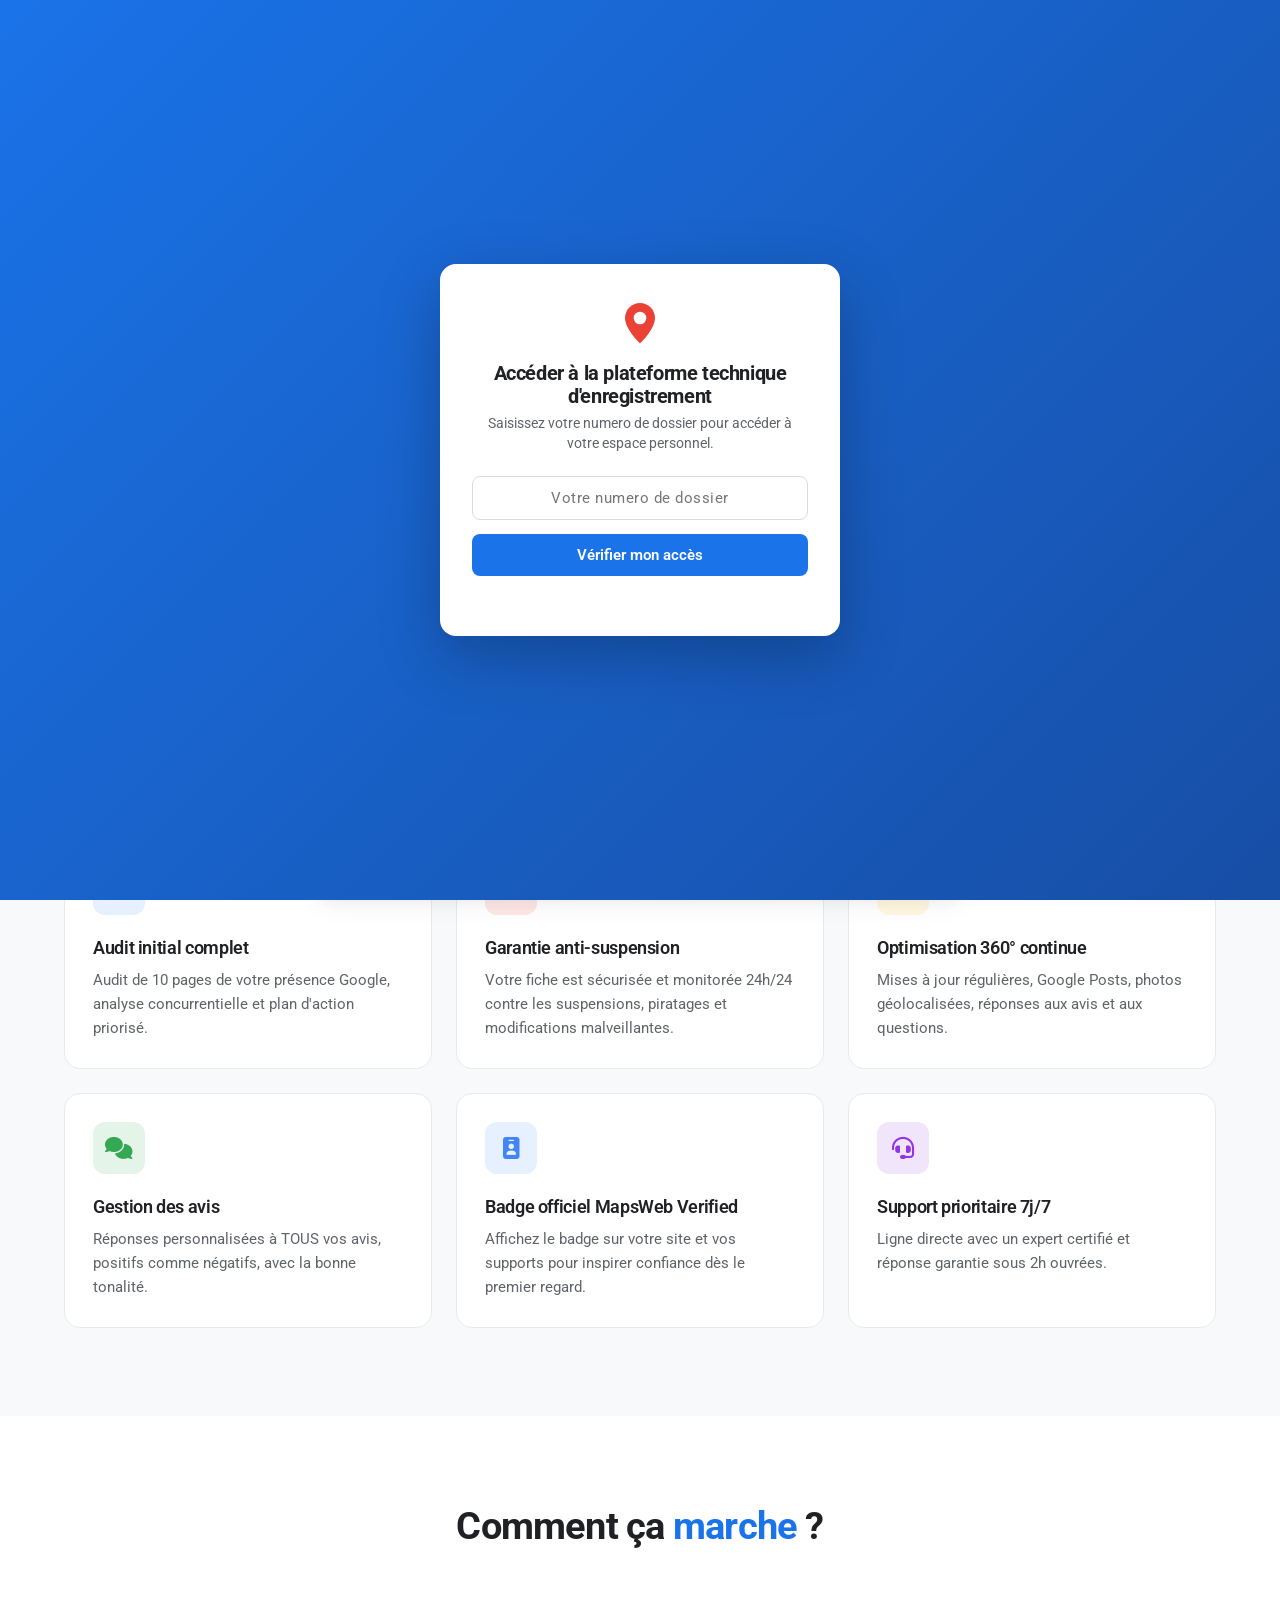
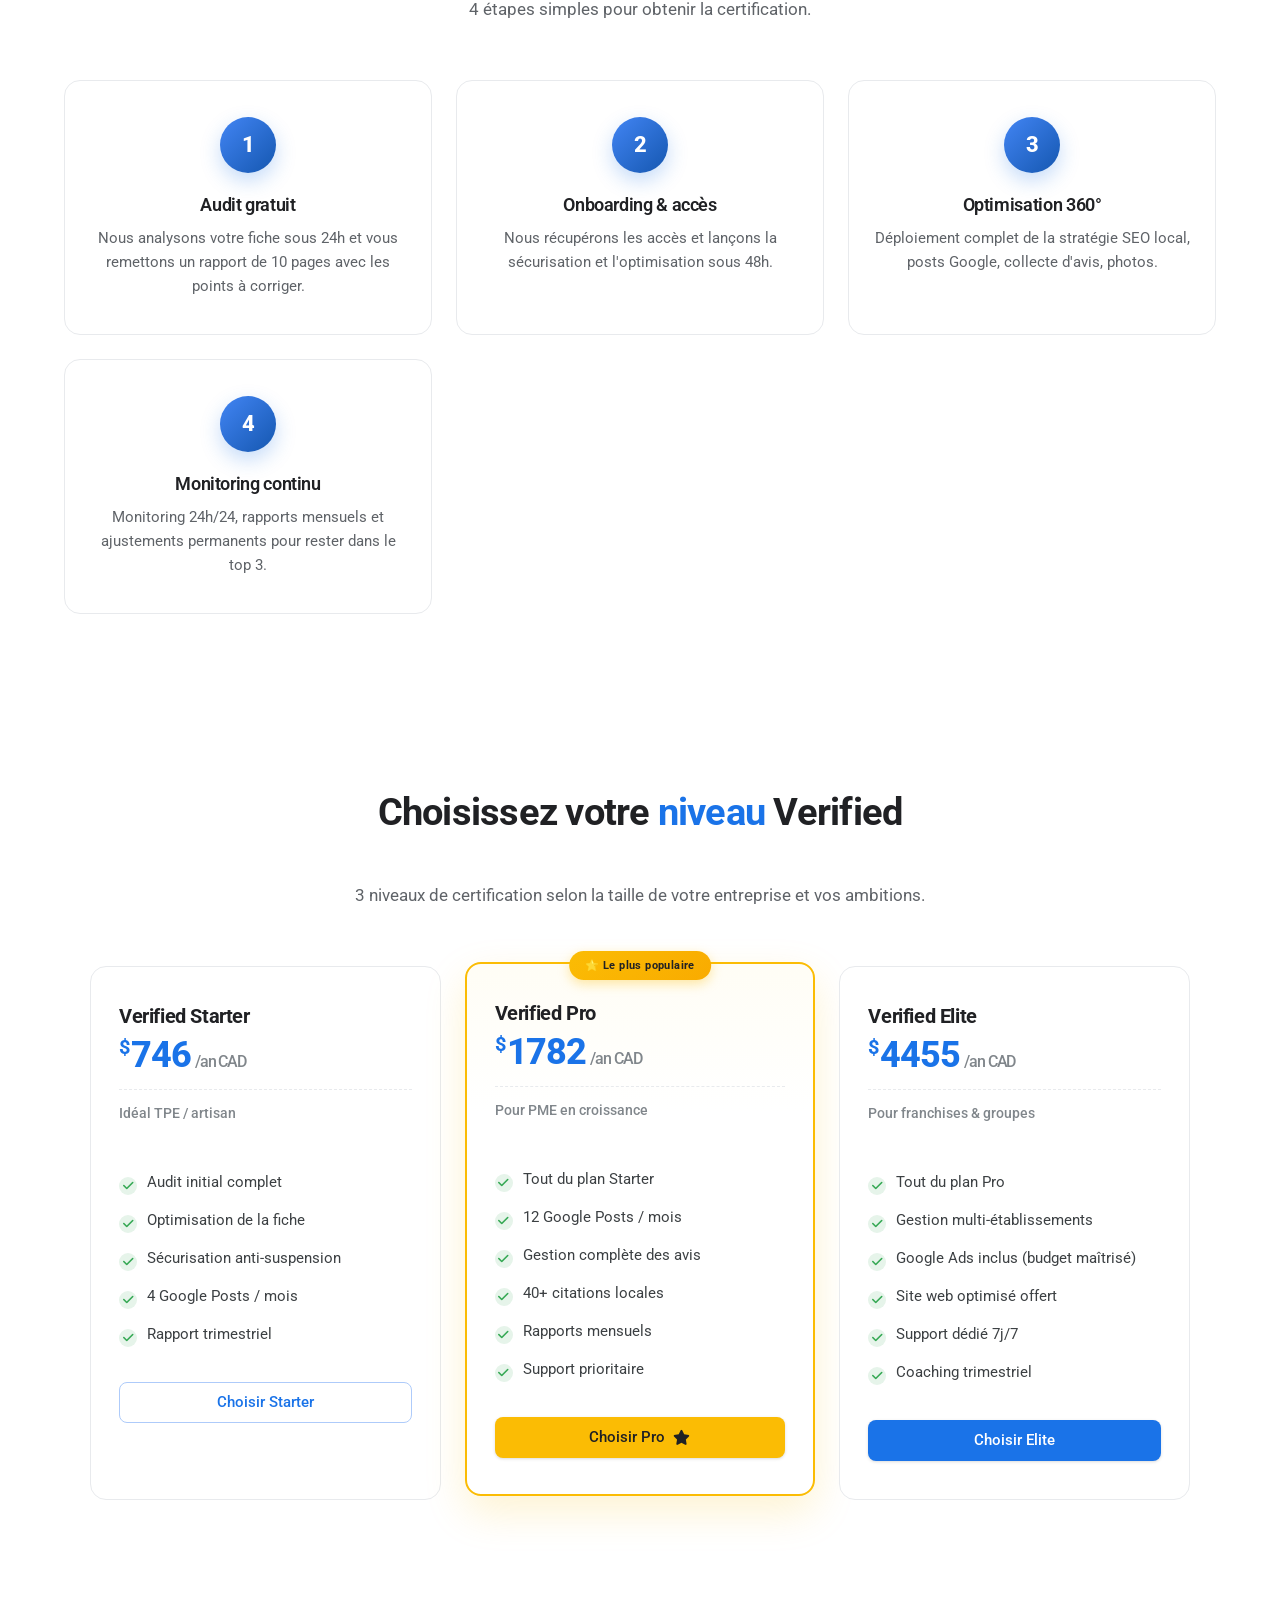
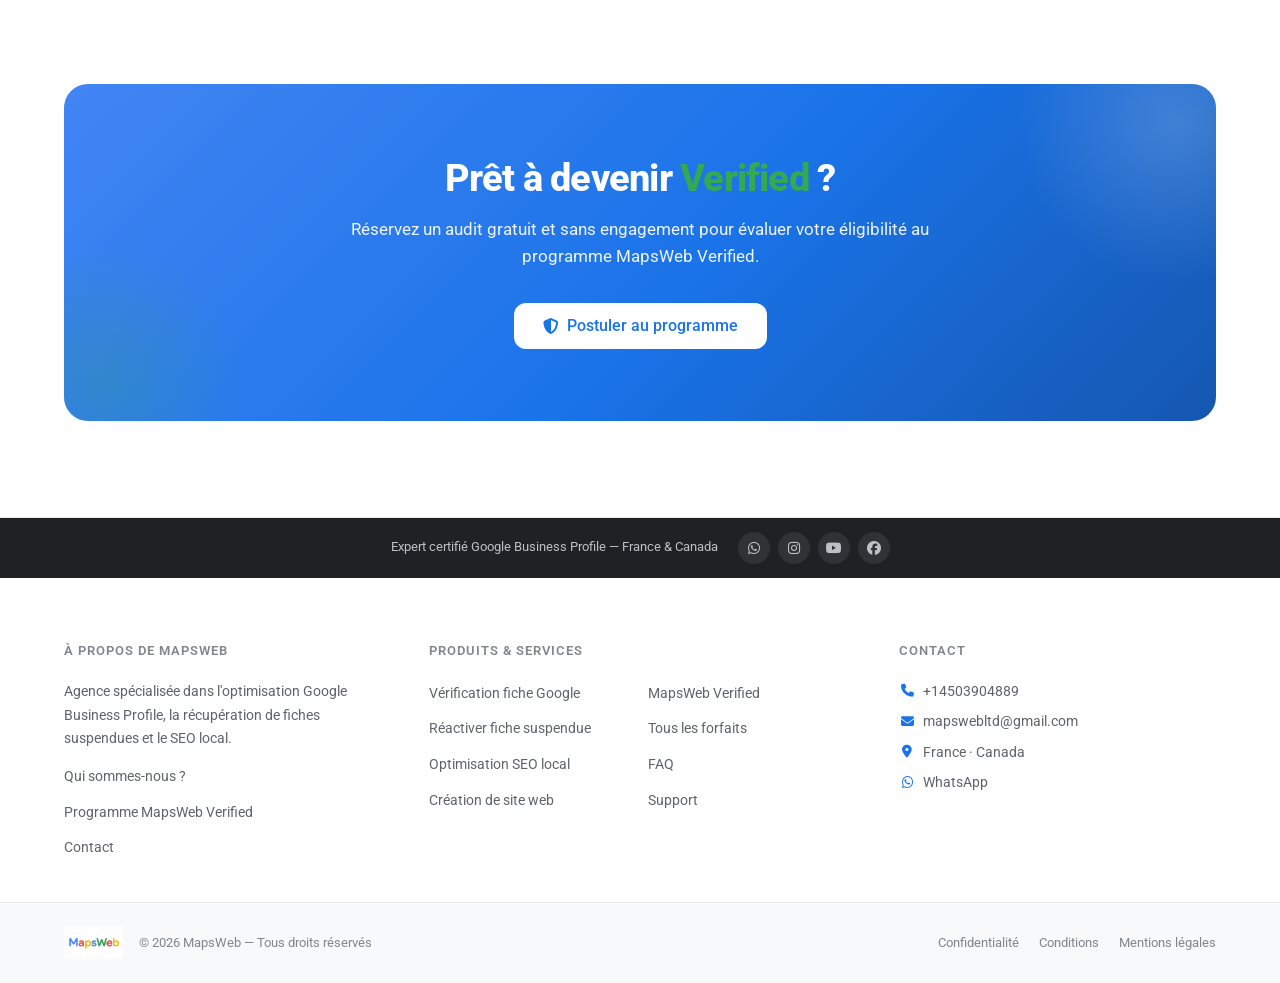
<file: mapsweb-site/pages/verified.html>
<!DOCTYPE html>
<html lang="fr">
<head>
<meta charset="UTF-8">
<meta name="viewport" content="width=device-width, initial-scale=1.0">
<title>Programme MapsWeb Verified — MapsWeb</title>
<link rel="icon" type="image/svg+xml" href="../img/favicon.svg">
<link rel="icon" type="image/png" sizes="32x32" href="../img/favicon-32.png">
<link rel="icon" type="image/png" sizes="16x16" href="../img/favicon-16.png">
<link rel="apple-touch-icon" href="../img/apple-touch-icon.png">
<link rel="shortcut icon" href="../img/favicon.ico">
<meta name="description" content="Label premium de certification Google Business Profile.">
<link rel="preconnect" href="https://fonts.googleapis.com">
<link rel="preconnect" href="https://fonts.gstatic.com" crossorigin>
<link href="https://fonts.googleapis.com/css2?family=Roboto:wght@300;400;500;700;900&family=Material+Icons&family=Material+Icons+Outlined&display=swap" rel="stylesheet">
<link rel="stylesheet" href="https://cdnjs.cloudflare.com/ajax/libs/font-awesome/6.4.0/css/all.min.css">
<link rel="stylesheet" href="../css/mapsweb.css">
<link rel="stylesheet" href="../css/header-footer.css">

</head>
<body>

<header class="mw-header">
  <div class="mw-container mw-header-row">
    <a href="../index.html" class="mw-brand" aria-label="MapsWeb - Accueil">
      <span class="mw-brand-logo"><img src="../img/mapsweb-logo-google.png" alt="MapsWeb"></span>
      <span class="mw-verified-badge"><i class="fa-solid fa-circle-check"></i> Google Business Verified Agency</span>
    </a>
    <nav class="mw-nav" aria-label="Menu principal">
      <ul class="mw-menu" id="mw-main-menu">
        <li><a href="../index.html">Accueil</a></li>
        <li><a href="a-propos.html">À propos</a></li>
        <li><a href="services.html">Services</a></li>
        <li><a href="verified.html" class="active">MapsWeb Verified</a></li>
        <li><a href="tarifs.html">Nos Forfaits</a></li>
        <li><a href="contact.html">Contact</a></li>
      </ul>
    </nav>
    <div class="mw-header-right">
      <a href="contact.html" class="btn btn-primary btn-sm">Demander mon audit gratuit</a>
      <button class="mw-burger" id="mw-burger" aria-label="Ouvrir le menu"><span></span><span></span><span></span></button>
    </div>
  </div>
</header>

<section class="inner-hero">
  <div class="container">
    <div class="row" style="text-align:left;align-items:center">
      <div>
        <span class="mw-chip green"><i class="fa-solid fa-shield-halved"></i> Programme premium</span>
        <h1>Devenez une entreprise <span class="text-green">MapsWeb Verified</span></h1>
        <p class="lead" style="margin-left:0;max-width:none">Notre label premium : une fiche Google auditée, optimisée, sécurisée et monitorée 24h/24 par nos experts certifiés, avec le badge de confiance qui convertit plus de clients.</p>
        <div class="hero-ctas" style="justify-content:flex-start">
          <a href="tarifs.html" class="btn btn-green btn-lg">Devenir Verified <i class="fa-solid fa-arrow-right"></i></a>
          <a href="contact.html" class="btn btn-secondary btn-lg">Parler à un conseiller</a>
        </div>
      </div>
      <div class="verified-badge-xl"><i class="fa-solid fa-shield-halved"></i></div>
    </div>
  </div>
</section>

<section class="verified-benefits">
  <div class="container">
    <div class="section-head">
      <h2>Ce que vous apporte la <span class="text-green">certification</span></h2>
      <p>Un niveau de service supérieur pour les entreprises qui visent la première position sur le long terme.</p>
    </div>
    <div class="benefits-grid">
      <div class="benefit-card"><div class="benefit-icon" style="background:#4285F420;color:#4285F4"><i class="fa-solid fa-clipboard-check"></i></div><h4>Audit initial complet</h4><p>Audit de 10 pages de votre présence Google, analyse concurrentielle et plan d'action priorisé.</p></div>
      <div class="benefit-card"><div class="benefit-icon" style="background:#EA433520;color:#EA4335"><i class="fa-solid fa-shield-halved"></i></div><h4>Garantie anti-suspension</h4><p>Votre fiche est sécurisée et monitorée 24h/24 contre les suspensions, piratages et modifications malveillantes.</p></div>
      <div class="benefit-card"><div class="benefit-icon" style="background:#FBBC0420;color:#FBBC04"><i class="fa-solid fa-chart-line"></i></div><h4>Optimisation 360° continue</h4><p>Mises à jour régulières, Google Posts, photos géolocalisées, réponses aux avis et aux questions.</p></div>
      <div class="benefit-card"><div class="benefit-icon" style="background:#34A85320;color:#34A853"><i class="fa-solid fa-comments"></i></div><h4>Gestion des avis</h4><p>Réponses personnalisées à TOUS vos avis, positifs comme négatifs, avec la bonne tonalité.</p></div>
      <div class="benefit-card"><div class="benefit-icon" style="background:#4285F420;color:#4285F4"><i class="fa-solid fa-id-badge"></i></div><h4>Badge officiel MapsWeb Verified</h4><p>Affichez le badge sur votre site et vos supports pour inspirer confiance dès le premier regard.</p></div>
      <div class="benefit-card"><div class="benefit-icon" style="background:#9334e620;color:#9334e6"><i class="fa-solid fa-headset"></i></div><h4>Support prioritaire 7j/7</h4><p>Ligne directe avec un expert certifié et réponse garantie sous 2h ouvrées.</p></div>
    </div>
  </div>
</section>

<section class="verified-process">
  <div class="container">
    <div class="section-head">
      <h2>Comment ça <span class="text-blue">marche</span> ?</h2>
      <p>4 étapes simples pour obtenir la certification.</p>
    </div>
    <div class="process-steps">
      <div class="step"><span class="step-num">1</span><h3>Audit gratuit</h3><p>Nous analysons votre fiche sous 24h et vous remettons un rapport de 10 pages avec les points à corriger.</p></div>
      <div class="step"><span class="step-num">2</span><h3>Onboarding &amp; accès</h3><p>Nous récupérons les accès et lançons la sécurisation et l'optimisation sous 48h.</p></div>
      <div class="step"><span class="step-num">3</span><h3>Optimisation 360°</h3><p>Déploiement complet de la stratégie SEO local, posts Google, collecte d'avis, photos.</p></div>
      <div class="step"><span class="step-num">4</span><h3>Monitoring continu</h3><p>Monitoring 24h/24, rapports mensuels et ajustements permanents pour rester dans le top 3.</p></div>
    </div>
  </div>
</section>

<section class="verified-pricing">
  <div class="container">
    <div class="section-head">
      <h2>Choisissez votre <span class="text-blue">niveau</span> Verified</h2>
      <p>3 niveaux de certification selon la taille de votre entreprise et vos ambitions.</p>
    </div>
    <div class="pricing-grid-3">
      <article class="plan-card">
        <h3>Verified Starter</h3>
        <div class="plan-price"><span class="currency">$</span>746<span class="period">/an CAD</span></div>
        <p class="plan-sub">Idéal TPE / artisan</p>
        <ul class="check-list">
          <li><i class="fa-solid fa-check"></i> Audit initial complet</li>
          <li><i class="fa-solid fa-check"></i> Optimisation de la fiche</li>
          <li><i class="fa-solid fa-check"></i> Sécurisation anti-suspension</li>
          <li><i class="fa-solid fa-check"></i> 4 Google Posts / mois</li>
          <li><i class="fa-solid fa-check"></i> Rapport trimestriel</li>
        </ul>
        <a href="contact.html" class="btn btn-secondary w100">Choisir Starter</a>
      </article>
      <article class="plan-card popular">
        <h3>Verified Pro</h3>
        <div class="plan-price"><span class="currency">$</span>1782<span class="period">/an CAD</span></div>
        <p class="plan-sub">Pour PME en croissance</p>
        <ul class="check-list">
          <li><i class="fa-solid fa-check"></i> Tout du plan Starter</li>
          <li><i class="fa-solid fa-check"></i> 12 Google Posts / mois</li>
          <li><i class="fa-solid fa-check"></i> Gestion complète des avis</li>
          <li><i class="fa-solid fa-check"></i> 40+ citations locales</li>
          <li><i class="fa-solid fa-check"></i> Rapports mensuels</li>
          <li><i class="fa-solid fa-check"></i> Support prioritaire</li>
        </ul>
        <a href="contact.html" class="btn btn-yellow w100">Choisir Pro <i class="fa-solid fa-star"></i></a>
      </article>
      <article class="plan-card">
        <h3>Verified Elite</h3>
        <div class="plan-price"><span class="currency">$</span>4455<span class="period">/an CAD</span></div>
        <p class="plan-sub">Pour franchises &amp; groupes</p>
        <ul class="check-list">
          <li><i class="fa-solid fa-check"></i> Tout du plan Pro</li>
          <li><i class="fa-solid fa-check"></i> Gestion multi-établissements</li>
          <li><i class="fa-solid fa-check"></i> Google Ads inclus (budget maîtrisé)</li>
          <li><i class="fa-solid fa-check"></i> Site web optimisé offert</li>
          <li><i class="fa-solid fa-check"></i> Support dédié 7j/7</li>
          <li><i class="fa-solid fa-check"></i> Coaching trimestriel</li>
        </ul>
        <a href="contact.html" class="btn btn-primary w100">Choisir Elite</a>
      </article>
    </div>
  </div>
</section>

<section class="need-help">
  <div class="container">
    <div class="need-help-card">
      <h2>Prêt à devenir <span style="color:#34A853">Verified</span> ?</h2>
      <p>Réservez un audit gratuit et sans engagement pour évaluer votre éligibilité au programme MapsWeb Verified.</p>
      <div class="cta-row">
        <a href="contact.html" class="btn btn-light btn-lg"><i class="fa-solid fa-shield-halved"></i> Postuler au programme</a>
      </div>
    </div>
  </div>
</section>

<footer class="mw-footer">
  <div class="mw-f-top">
    <div class="mw-container mw-f-top-row">
      <span>Expert certifié Google Business Profile — France &amp; Canada</span>
      <span class="mw-f-top-social">
        <a href="https://wa.me/14503904889" target="_blank" rel="noopener" aria-label="WhatsApp"><i class="fa-brands fa-whatsapp"></i></a>
        <a href="#" aria-label="Instagram"><i class="fa-brands fa-instagram"></i></a>
        <a href="#" aria-label="YouTube"><i class="fa-brands fa-youtube"></i></a>
        <a href="#" aria-label="Facebook"><i class="fa-brands fa-facebook"></i></a>
      </span>
    </div>
  </div>
  <div class="mw-f-main">
    <div class="mw-container mw-f-grid">
      <div class="mw-f-col">
        <h4>À propos de MapsWeb</h4>
        <p style="font-size:.875rem;color:#5f6368;line-height:1.7">Agence spécialisée dans l'optimisation Google Business Profile, la récupération de fiches suspendues et le SEO local.</p>
        <ul>
          <li><a href="a-propos.html">Qui sommes-nous ?</a></li>
          <li><a href="verified.html">Programme MapsWeb Verified</a></li>
          <li><a href="contact.html">Contact</a></li>
        </ul>
      </div>
      <div class="mw-f-col">
        <h4>Produits &amp; Services</h4>
        <div class="mw-f-col-split">
          <ul>
            <li><a href="services.html#verification">Vérification fiche Google</a></li>
            <li><a href="services.html#suspendue">Réactiver fiche suspendue</a></li>
            <li><a href="services.html#seo">Optimisation SEO local</a></li>
            <li><a href="services.html#site">Création de site web</a></li>
          </ul>
          <ul>
            <li><a href="verified.html">MapsWeb Verified</a></li>
            <li><a href="tarifs.html">Tous les forfaits</a></li>
            <li><a href="faq.html">FAQ</a></li>
            <li><a href="contact.html">Support</a></li>
          </ul>
        </div>
      </div>
      <div class="mw-f-col">
        <h4>Contact</h4>
        <div class="contact-list">
          <a href="tel:+14503904889"><i class="fa-solid fa-phone"></i> +14503904889</a>
          <a href="mailto:mapswebltd@gmail.com"><i class="fa-solid fa-envelope"></i> mapswebltd@gmail.com</a>
          <a href="#"><i class="fa-solid fa-location-dot"></i> France · Canada</a>
          <a href="https://wa.me/14503904889" target="_blank" rel="noopener"><i class="fa-brands fa-whatsapp"></i> WhatsApp</a>
        </div>
      </div>
    </div>
  </div>
  <div class="mw-f-bottom">
    <div class="mw-container mw-f-bottom-row">
      <div class="mw-f-brand">
        <img src="../img/mapsweb-logo-google.png" alt="MapsWeb">
        <p>© 2026 MapsWeb — Tous droits réservés</p>
      </div>
      <div class="mw-f-links">
        <a href="#">Confidentialité</a>
        <a href="#">Conditions</a>
        <a href="#">Mentions légales</a>
      </div>
    </div>
  </div>
</footer>

<div class="cookies_sec" id="mw-cookie">
  <p><b>🍪 Cookies</b> — Nous utilisons des cookies pour améliorer votre expérience et mesurer l'audience.</p>
  <button class="btn btn-primary btn-sm" id="mw-cookie-accept">J'accepte</button>
</div>

<script src="../js/mapsweb.js" defer></script>
<script>
document.addEventListener('DOMContentLoaded',function(){
  var b=document.getElementById('mw-burger'),n=document.querySelector('.mw-nav');
  if(b&&n)b.addEventListener('click',function(){var o=n.classList.toggle('open');b.classList.toggle('open',o);});
});
</script>
<script src="../js/social-proof-data.js"></script>
<script src="../js/social-proof.js"></script>
<script src="../js/access-gate.js"></script>
<button id="mw-back-to-top" class="mw-back-to-top" aria-label="Retour en haut"><i class="fa-solid fa-chevron-up"></i></button>
</body></html>
</file>
<file: mapsweb-site/css/mapsweb.css>
/* ============================================================
   MAPSWEB — DESIGN SYSTEM v2 (refonte professionnelle)
   Palette Google Material Design · Grille 12 colonnes · Espacement 8pt
   Auteur : Design System senior
   ============================================================ */

/* ---------- RESET ---------- */
*,*::before,*::after{box-sizing:border-box}
html{scroll-behavior:smooth;-webkit-text-size-adjust:100%}
html,body{overflow-x:hidden}
body{margin:0;font-family:'Roboto','Helvetica Neue',Arial,sans-serif;font-size:16px;line-height:1.6;color:#202124;background:#fff;-webkit-font-smoothing:antialiased;-moz-osx-font-smoothing:grayscale}
img,svg,video{max-width:100%;height:auto;display:block}
a{color:inherit;text-decoration:none;transition:color .2s ease}
ul,ol{margin:0;padding:0;list-style:none}
button{font-family:inherit;cursor:pointer;border:none;background:none}
h1,h2,h3,h4,h5,h6{margin:0 0 16px;font-family:'Roboto',sans-serif;font-weight:700;line-height:1.2;color:#202124;letter-spacing:-.02em}
p{margin:0 0 16px}
input,textarea,select{font-family:inherit}

/* ---------- DESIGN TOKENS ---------- */
:root{
  /* Google brand */
  --blue:#4285F4;--red:#EA4335;--yellow:#FBBC04;--green:#34A853;
  /* Blues */
  --blue-700:#1557b0;--blue-600:#1a73e8;--blue-500:#4285F4;
  --blue-50:#e8f0fe;--blue-100:#d2e3fc;--blue-200:#aecbfa;
  /* Neutres Material */
  --grey-900:#202124;--grey-800:#3c4043;--grey-700:#5f6368;
  --grey-600:#80868b;--grey-500:#9aa0a6;--grey-400:#dadce0;
  --grey-300:#e8eaed;--grey-200:#f1f3f4;--grey-100:#f8f9fa;
  /* Surfaces */
  --bg:#fff;--surface:#fff;
  /* Ombres Material (élevations) */
  --sh-1:0 1px 2px rgba(60,64,67,.10),0 1px 3px 1px rgba(60,64,67,.06);
  --sh-2:0 1px 3px rgba(60,64,67,.12),0 4px 8px 3px rgba(60,64,67,.08);
  --sh-3:0 4px 8px 3px rgba(60,64,67,.10),0 8px 16px 6px rgba(60,64,67,.06);
  --sh-4:0 6px 16px 6px rgba(60,64,67,.12),0 12px 24px 10px rgba(60,64,67,.06);
  /* Rayons */
  --r-sm:6px;--r-md:8px;--r-lg:12px;--r-xl:16px;--r-2xl:24px;--r-pill:999px;
  /* Espacements (8pt grid) */
  --sp-1:4px;--sp-2:8px;--sp-3:12px;--sp-4:16px;--sp-5:24px;
  --sp-6:32px;--sp-7:48px;--sp-8:64px;--sp-9:80px;--sp-10:96px;
  /* Layout */
  --container:1200px;
  --container-narrow:760px;
}

/* ---------- CONTENEUR GLOBAL ---------- */
.container{max-width:var(--container);margin:0 auto;padding:0 24px;width:100%}
.container-narrow{max-width:var(--container-narrow);margin:0 auto;padding:0 24px}

/* ---------- TYPOGRAPHIE ---------- */
h1{font-size:clamp(2rem,4vw,3.25rem);font-weight:800;letter-spacing:-.03em;line-height:1.1}
h2{font-size:clamp(1.75rem,3vw,2.5rem);font-weight:700;letter-spacing:-.02em;line-height:1.15}
h3{font-size:1.375rem;font-weight:600;line-height:1.3}
h4{font-size:1.125rem;font-weight:600;line-height:1.4}
.lead{font-size:1.125rem;color:var(--grey-700);line-height:1.7}
.text-blue{color:var(--blue-600)}
.text-green{color:var(--green)}
.text-red{color:var(--red)}
.text-yellow{color:var(--yellow)}
.text-muted{color:var(--grey-600)}

/* Eyebrow / Label */
.eyebrow{
  display:inline-flex;align-items:center;gap:8px;
  font-size:.75rem;font-weight:600;text-transform:uppercase;
  letter-spacing:1.5px;color:var(--blue-600);margin-bottom:12px;
}
.eyebrow::before{
  content:"";width:24px;height:2px;background:var(--blue-600);border-radius:2px;
}

/* ---------- BOUTONS ---------- */
.btn{
  display:inline-flex;align-items:center;justify-content:center;gap:8px;
  padding:12px 22px;font-size:.9375rem;font-weight:500;line-height:1;
  border-radius:var(--r-md);border:1px solid transparent;
  transition:transform .15s ease, box-shadow .2s ease, background .2s ease, color .2s ease;
  white-space:nowrap;text-align:center;cursor:pointer;
  text-decoration:none;font-family:inherit;
}
.btn:focus-visible{outline:2px solid var(--blue-600);outline-offset:2px}
.btn-lg{padding:14px 28px;font-size:1rem;border-radius:var(--r-lg)}
.btn-sm{padding:8px 16px;font-size:.8125rem;border-radius:var(--r-md)}
.btn i{font-size:1em;flex-shrink:0}
/* Primaire — bleu Google */
.btn-primary{background:var(--blue-600);color:#fff;box-shadow:var(--sh-1)}
.btn-primary:hover{background:var(--blue-700);box-shadow:var(--sh-2);transform:translateY(-1px)}
.btn-primary:active{transform:translateY(0);box-shadow:var(--sh-1)}
/* Secondaire — contour */
.btn-secondary{background:#fff;color:var(--blue-600);border:1px solid var(--blue-200)}
.btn-secondary:hover{background:var(--blue-50);border-color:var(--blue-600);color:var(--blue-700)}
/* Blanc sur fond bleu */
.btn-light{background:#fff;color:var(--blue-600)}
.btn-light:hover{background:var(--blue-50);color:var(--blue-700)}
/* Rouge Google */
.btn-red{background:var(--red);color:#fff;box-shadow:var(--sh-1)}
.btn-red:hover{background:#d93025;box-shadow:var(--sh-2);transform:translateY(-1px)}
/* Vert */
.btn-green{background:var(--green);color:#fff;box-shadow:var(--sh-1)}
.btn-green:hover{background:#2e7d32;box-shadow:var(--sh-2);transform:translateY(-1px)}
/* Jaune Google */
.btn-yellow{background:var(--yellow);color:#202124;box-shadow:var(--sh-1)}
.btn-yellow:hover{background:#f9ab00;box-shadow:var(--sh-2);transform:translateY(-1px)}
.btn-block{width:100%}

/* ---------- CHIPS ---------- */
.mw-chip{
  display:inline-flex;align-items:center;gap:6px;
  padding:5px 12px;font-size:.75rem;font-weight:600;
  border-radius:var(--r-pill);background:var(--grey-200);color:var(--grey-700);
  letter-spacing:.3px;
}
.mw-chip.blue{background:var(--blue-50);color:var(--blue-600)}
.mw-chip.green{background:#e6f4ea;color:var(--green)}
.mw-chip.red{background:#fce8e6;color:var(--red)}
.mw-chip.yellow{background:#fef7e0;color:#b06000}

/* ---------- GOOGLE 4-DOTS ---------- */
.g-dots,.mw-g-dots{display:inline-flex;gap:5px;align-items:center}
.g-dots span,.mw-g-dots span{width:8px;height:8px;border-radius:50%;display:inline-block}
.g-dots span:nth-child(1),.mw-g-dots span:nth-child(1){background:var(--blue)}
.g-dots span:nth-child(2),.mw-g-dots span:nth-child(2){background:var(--red)}
.g-dots span:nth-child(3),.mw-g-dots span:nth-child(3){background:var(--yellow)}
.g-dots span:nth-child(4),.mw-g-dots span:nth-child(4){background:var(--green)}

/* ============================================================
   HERO (Accueil)
   ============================================================ */
.hero{
  padding:72px 0 88px;
  background:
    radial-gradient(1000px 500px at 90% 0%, rgba(66,133,244,.10), transparent 65%),
    radial-gradient(700px 400px at 0% 80%, rgba(52,168,83,.07), transparent 60%),
    linear-gradient(180deg,#f8fbff 0%,#fff 100%);
}
.hero .row{
  display:grid;grid-template-columns:1.1fr .9fr;gap:64px;align-items:center;
}
.hero-trust{
  display:inline-flex;align-items:center;gap:12px;
  padding:8px 16px;background:#fff;border:1px solid var(--grey-300);
  border-radius:var(--r-pill);box-shadow:var(--sh-1);margin-bottom:24px;
  font-size:.8125rem;color:var(--grey-700);font-weight:500;
}
.hero-trust .stars{display:inline-flex;gap:2px;color:var(--yellow)}
.hero-trust .stars i{font-size:.75rem}
.hero-trust .g-dots span{width:7px;height:7px}
h1.hero-title{
  font-size:clamp(2.2rem,4.4vw,3.5rem);font-weight:800;
  line-height:1.08;letter-spacing:-.035em;margin-bottom:20px;
}
h1.hero-title .accent{display:block;color:var(--blue-600)}
h1.hero-title .typing{
  display:block;font-size:.55em;font-weight:500;color:var(--grey-600);
  margin-top:10px;letter-spacing:-.01em;min-height:1.4em;
}
h1.hero-title .typing::after{
  content:"|";display:inline-block;margin-left:2px;
  animation:blink 1s infinite;color:var(--blue-600);font-weight:300;
}
@keyframes blink{0%,49%{opacity:1}50%,100%{opacity:0}}
.hero p.intro{
  font-size:1.0625rem;color:var(--grey-700);line-height:1.7;
  max-width:560px;margin-bottom:28px;
}
.hero p.intro strong{color:var(--grey-900);font-weight:600}
.trust-row{
  display:flex;align-items:center;flex-wrap:wrap;gap:16px;
  margin-bottom:28px;
}
.trust-row .label{font-size:.8125rem;color:var(--grey-600);font-weight:500}
.trust-badges{display:flex;gap:12px;align-items:center}
.rating-box,.trustpilot-box{
  display:flex;align-items:center;gap:8px;padding:8px 14px;
  border-radius:var(--r-md);background:#fff;border:1px solid var(--grey-300);
  box-shadow:var(--sh-1);
}
.g-stars,.tp-stars{font-size:.875rem;letter-spacing:1px;line-height:1}
.g-stars{color:var(--yellow)}
.tp-stars{color:#00b67a}
.g-text{font-size:.8125rem;font-weight:600;color:var(--grey-800);display:flex;align-items:center;gap:4px}
.g-colored{font-weight:800;letter-spacing:-.5px}
.g-colored .b{color:var(--blue)}
.g-colored .r{color:var(--red)}
.g-colored .y{color:var(--yellow)}
.g-colored .g{color:var(--green)}
.g-note{color:var(--grey-600);font-weight:500}
.tp-text{font-size:.8125rem;font-weight:700;color:#00b67a}
.hero-cta{display:flex;gap:12px;flex-wrap:wrap}
.hero-img{
  display:flex;justify-content:center;align-items:center;
  animation:float 6s ease-in-out infinite;
}
.hero-img img{
  max-width:100%;height:auto;
  filter:drop-shadow(0 24px 40px rgba(66,133,244,.18));
}
@keyframes float{0%,100%{transform:translateY(0)}50%{transform:translateY(-14px)}}

/* ============================================================
   PARTENAIRES
   ============================================================ */
.partners{padding:56px 0;background:#fff}
.partners h2{
  font-size:.875rem;font-weight:500;color:var(--grey-600);
  letter-spacing:.8px;text-transform:uppercase;text-align:center;margin-bottom:32px;
}
.partners-logos{
  display:flex;justify-content:center;align-items:center;gap:48px;flex-wrap:wrap;
}
.partners-logos .p-logo{
  height:32px;max-width:140px;object-fit:contain;
  opacity:.65;transition:opacity .25s, transform .25s;filter:grayscale(10%);
}
.partners-logos .p-logo:hover{opacity:1;transform:scale(1.05)}
.partners-logos .p-logo.tall{height:38px}
.partners-logos .p-logo.short{height:26px}
.partners-logos .p-logo.sq{height:30px;max-width:30px}

/* ============================================================
   COMPTEURS
   ============================================================ */
.counters{padding:72px 0;background:var(--grey-100)}
.counters-grid{
  display:grid;grid-template-columns:repeat(4,1fr);gap:20px;
}
.counter-card{
  text-align:center;padding:36px 24px;border-radius:var(--r-xl);
  background:#fff;border:1px solid var(--grey-300);
  transition:all .25s;position:relative;overflow:hidden;
}
.counter-card:hover{box-shadow:var(--sh-2);transform:translateY(-3px);border-color:var(--blue-100)}
.counter-icon{
  width:56px;height:56px;border-radius:var(--r-lg);
  display:flex;align-items:center;justify-content:center;
  margin:0 auto 20px;font-size:22px;
}
.counter-card:nth-child(1) .counter-icon{background:var(--blue-50);color:var(--blue)}
.counter-card:nth-child(2) .counter-icon{background:#e6f4ea;color:var(--green)}
.counter-card:nth-child(3) .counter-icon{background:#fef7e0;color:#f29900}
.counter-card:nth-child(4) .counter-icon{background:#fce8e6;color:var(--red)}
.counter-number{
  font-size:2.75rem;font-weight:800;line-height:1;margin-bottom:8px;
  font-family:'Roboto',sans-serif;letter-spacing:-.03em;
}
.counter-card:nth-child(1) .counter-number{color:var(--blue)}
.counter-card:nth-child(2) .counter-number{color:var(--green)}
.counter-card:nth-child(3) .counter-number{color:#f29900}
.counter-card:nth-child(4) .counter-number{color:var(--red)}
.counter-label{
  font-size:.8125rem;font-weight:500;color:var(--grey-700);
  text-transform:uppercase;letter-spacing:.6px;
}

/* ============================================================
   TÉMOIGNAGE
   ============================================================ */
.testimonial{padding:80px 0;background:#fff}
.testimonial .container{max-width:900px;text-align:center}
.testimonial .quote{
  font-size:clamp(1.125rem,2vw,1.5rem);font-weight:500;
  line-height:1.55;color:var(--grey-800);
  font-style:italic;position:relative;padding:0 32px;margin-bottom:32px;
}
.testimonial .quote::before,.testimonial .quote::after{
  content:"\201C";position:absolute;font-size:5rem;font-family:Georgia,serif;
  color:var(--blue-200);line-height:0;
}
.testimonial .quote::before{top:20px;left:0}
.testimonial .quote::after{content:"\201D";bottom:10px;right:0;top:auto;left:auto}
.testimonial-author{
  display:flex;align-items:center;justify-content:center;gap:16px;
}
.author-avatar{
  width:56px;height:56px;border-radius:50%;
  background:linear-gradient(135deg,var(--blue),var(--green));
  color:#fff;display:flex;align-items:center;justify-content:center;
  font-weight:700;font-size:1.125rem;flex-shrink:0;
}
.author-name{font-weight:600;color:var(--grey-900);font-size:1rem;margin-bottom:2px}
.author-role{font-size:.875rem;color:var(--grey-600);margin-bottom:8px}

/* ============================================================
   SERVICES INTRO + GRILLE 6 CARTES
   ============================================================ */
.services-intro{padding:96px 0 32px;text-align:center;background:#fff}
.services-intro .container-narrow{text-align:center}
.services-intro h2{margin-bottom:16px}
.services-intro p.lead{margin:0 auto}
.services{padding:32px 0 96px;background:#fff}
.services-grid{display:grid;grid-template-columns:repeat(3,1fr);gap:24px}
.service-card{
  position:relative;padding:36px 28px;border-radius:var(--r-xl);
  background:#fff;border:1px solid var(--grey-300);
  transition:all .3s ease;overflow:hidden;
}
.service-card:hover{
  transform:translateY(-6px);box-shadow:var(--sh-3);
  border-color:var(--blue-100);
}
.service-card::before{
  content:"";position:absolute;top:0;left:0;right:0;height:3px;
  background:linear-gradient(90deg,var(--blue),var(--green));
  transform:scaleX(0);transform-origin:left;transition:transform .3s;
}
.service-card:hover::before{transform:scaleX(1)}
.service-number{
  position:absolute;top:20px;right:24px;
  font-size:2.5rem;font-weight:900;color:rgba(66,133,244,.08);
  line-height:1;letter-spacing:-.04em;
}
.service-icon{
  width:52px;height:52px;border-radius:var(--r-lg);
  background:var(--blue-50);color:var(--blue-600);
  display:flex;align-items:center;justify-content:center;
  font-size:22px;margin-bottom:20px;transition:all .25s;
}
.service-card:nth-child(2) .service-icon{background:#e6f4ea;color:var(--green)}
.service-card:nth-child(3) .service-icon{background:#fef7e0;color:#f29900}
.service-card:nth-child(4) .service-icon{background:#fce8e6;color:var(--red)}
.service-card:nth-child(5) .service-icon{background:#f3e8fd;color:#9334e6}
.service-card:nth-child(6) .service-icon{background:#e6f4fb;color:#0097a7}
.service-card:hover .service-icon{transform:scale(1.08)}
.service-card h3{margin-bottom:12px;font-size:1.125rem;color:var(--grey-900)}
.service-card p{color:var(--grey-700);font-size:.9375rem;line-height:1.65;margin:0}

/* ============================================================
   PREMIUM / EBOOK — sections alternées image+texte
   ============================================================ */
.premium,.ebook{padding:96px 0}
.premium{background:var(--grey-100)}
.ebook{background:#fff}
.premium-grid,.ebook-grid{
  display:grid;grid-template-columns:1fr 1fr;gap:80px;align-items:center;
}
.ebook-grid{direction:rtl}
.ebook-grid > *{direction:ltr}
.premium-img,.ebook-img{text-align:center}
.premium-img img,.ebook-img img{
  max-width:100%;height:auto;border-radius:var(--r-2xl);
  box-shadow:var(--sh-3);
}
.ebook-img img{transition:transform .3s}
.ebook-img img:hover{transform:translateY(-6px) rotate(-1deg)}
.premium h2,.ebook h2{margin-bottom:20px;font-size:clamp(1.75rem,2.8vw,2.25rem)}
.premium p,.ebook p{color:var(--grey-700);line-height:1.7;font-size:1rem;margin-bottom:16px}
.premium-features{list-style:none;margin:24px 0 28px;padding:0}
.premium-features li{
  display:flex;align-items:flex-start;gap:12px;
  padding:8px 0;font-size:.9375rem;color:var(--grey-800);
}
.premium-features li i{
  color:var(--green);font-size:.875rem;margin-top:6px;flex-shrink:0;
  width:20px;height:20px;border-radius:50%;background:#e6f4ea;
  display:flex;align-items:center;justify-content:center;
}
.ebook .offer{
  display:inline-block;font-weight:500;color:var(--blue-600);
  background:var(--blue-50);padding:8px 16px;border-radius:var(--r-pill);
  font-size:.875rem;margin-bottom:24px;
}

/* ============================================================
   NEED HELP / CTA BANNER
   ============================================================ */
.need-help{padding:96px 0}
.need-help-card,.cta-banner-inner{
  background:linear-gradient(135deg,#4285F4 0%,#1a73e8 55%,#1557b0 100%);
  border-radius:var(--r-2xl);padding:72px 48px;text-align:center;color:#fff;
  position:relative;overflow:hidden;
}
.need-help-card::before{
  content:"";position:absolute;top:-120px;right:-120px;width:320px;height:320px;
  background:radial-gradient(circle,rgba(255,255,255,.18),transparent 70%);border-radius:50%;
}
.need-help-card::after{
  content:"";position:absolute;bottom:-100px;left:-100px;width:280px;height:280px;
  background:radial-gradient(circle,rgba(52,168,83,.22),transparent 70%);border-radius:50%;
}
.need-help-card h2,.cta-banner-inner h2{
  color:#fff;font-size:clamp(1.75rem,3vw,2.5rem);font-weight:800;
  margin-bottom:16px;position:relative;z-index:1;letter-spacing:-.02em;
}
.need-help-card p,.cta-banner-inner p{
  color:rgba(255,255,255,.92);font-size:1.0625rem;max-width:600px;
  margin:0 auto 32px;line-height:1.6;position:relative;z-index:1;
}
.cta-row{display:flex;gap:12px;justify-content:center;flex-wrap:wrap;position:relative;z-index:1}

/* ============================================================
   INNER PAGES — HERO SECONDAIRE
   ============================================================ */
.inner-hero{
  padding:88px 0 64px;text-align:center;
  background:
    radial-gradient(800px 300px at 50% 0%, rgba(66,133,244,.08), transparent 60%),
    linear-gradient(180deg,#f8fbff 0%,#fff 100%);
}
.inner-hero h1{margin-bottom:16px}
.inner-hero .lead{max-width:var(--container-narrow);margin:0 auto;font-size:1.0625rem}
.inner-hero .hero-ctas{margin-top:32px;display:flex;gap:12px;justify-content:center;flex-wrap:wrap}

/* ============================================================
   BLOCS GÉNÉRIQUES (utilisés par les pages internes)
   ============================================================ */
.section{padding:88px 0}
.section-alt{background:var(--grey-100)}
.section-head{text-align:center;margin-bottom:56px;max-width:var(--container-narrow);margin-left:auto;margin-right:auto}
.section-head h2{margin-bottom:16px}
.section-head p{color:var(--grey-700);font-size:1.0625rem;margin:0}

/* Grille de cartes génériques (avantages, process, etc.) */
.benefits-grid,.values-grid,.process-steps,.help-cards{
  display:grid;gap:24px;
}
.benefits-grid{grid-template-columns:repeat(3,1fr)}
.values-grid{grid-template-columns:repeat(4,1fr)}
.process-steps{grid-template-columns:repeat(3,1fr)}
.help-cards{grid-template-columns:repeat(2,1fr);max-width:720px;margin:0 auto}
.benefit-card,.value-card,.step-card,.help-card{
  padding:28px;border-radius:var(--r-xl);background:#fff;
  border:1px solid var(--grey-300);transition:all .25s;
}
.benefit-card:hover,.value-card:hover,.step-card:hover,.help-card:hover{
  box-shadow:var(--sh-2);transform:translateY(-4px);border-color:var(--blue-100);
}
.benefit-card .icon,.value-card .icon{
  width:48px;height:48px;border-radius:var(--r-lg);
  background:var(--blue-50);color:var(--blue-600);
  display:flex;align-items:center;justify-content:center;
  font-size:20px;margin-bottom:16px;
}
.value-card .icon{background:#e6f4ea;color:var(--green)}
.value-card:nth-child(3) .icon{background:#fef7e0;color:#f29900}
.value-card:nth-child(4) .icon{background:#fce8e6;color:var(--red)}
.benefit-card h4,.value-card h4,.step-card h4{margin-bottom:8px}
.benefit-card p,.value-card p,.step-card p{color:var(--grey-700);font-size:.9375rem;line-height:1.6;margin:0}
.step-card{text-align:center;padding:40px 28px}
.step-num{
  width:56px;height:56px;border-radius:50%;
  background:linear-gradient(135deg,var(--blue),var(--blue-700));
  color:#fff;font-size:1.375rem;font-weight:800;
  display:inline-flex;align-items:center;justify-content:center;
  margin:0 auto 20px;box-shadow:0 8px 20px rgba(26,115,232,.25);
}
.help-card{
  display:flex;align-items:center;gap:16px;padding:20px 24px;
  box-shadow:var(--sh-1);text-align:left;
}
.help-card .icon{
  width:48px;height:48px;border-radius:var(--r-lg);
  display:flex;align-items:center;justify-content:center;
  font-size:20px;flex-shrink:0;
}
.help-card.call .icon{background:var(--blue-50);color:var(--blue)}
.help-card.whatsapp .icon{background:#e6f4ea;color:var(--green)}
.help-card .h{font-weight:600;color:var(--grey-900);font-size:.9375rem;margin-bottom:2px}
.help-card .s{font-size:.8125rem;color:var(--grey-600)}

/* Map section */
.map-section{padding:88px 0;text-align:center;background:#fff}
.map-holder{
  max-width:1000px;margin:0 auto;
  background:linear-gradient(180deg,#f8fbff,#eef3fb);
  border-radius:var(--r-2xl);padding:48px 32px;position:relative;
  border:1px solid var(--blue-100);
}
.map-holder svg{width:100%;height:auto}

/* Pricing 3-col (Verified) */
.pricing-grid-3{display:grid;grid-template-columns:repeat(3,1fr);gap:24px;max-width:1100px;margin:0 auto}
.pricing-grid-3 .mw-pricing{padding:36px 28px}

/* Blog */
.blog-grid{display:grid;grid-template-columns:repeat(3,1fr);gap:28px}
.blog-card{
  background:#fff;border:1px solid var(--grey-300);border-radius:var(--r-xl);
  overflow:hidden;transition:all .25s;display:flex;flex-direction:column;
}
.blog-card:hover{box-shadow:var(--sh-3);transform:translateY(-4px);border-color:var(--blue-100)}
.blog-card .blog-thumb{
  height:180px;background:linear-gradient(135deg,var(--blue-50),#e6f4ea);
  display:flex;align-items:center;justify-content:center;font-size:3rem;color:var(--blue-600);
}
.blog-card .blog-body{padding:24px;flex:1;display:flex;flex-direction:column}
.blog-card .blog-meta{font-size:.75rem;color:var(--grey-600);text-transform:uppercase;letter-spacing:.6px;margin-bottom:8px}
.blog-card h4{margin-bottom:8px;font-size:1.0625rem}
.blog-card h4 a:hover{color:var(--blue-600)}
.blog-card p{font-size:.875rem;color:var(--grey-700);line-height:1.6;flex:1;margin-bottom:16px}
.blog-card .read-more{font-size:.875rem;font-weight:500;color:var(--blue-600);margin-top:auto}
.blog-card .read-more:hover{color:var(--blue-700)}
.blog-card .read-more i{font-size:.75rem;margin-left:4px;transition:transform .2s}
.blog-card .read-more:hover i{transform:translateX(3px)}

/* About story */
.about-story{padding:88px 0}
.about-story .container.row{display:grid;grid-template-columns:1fr 1fr;gap:72px;align-items:center}
.about-story h2{margin-bottom:20px}
.about-story p{color:var(--grey-700);line-height:1.7;margin-bottom:16px}
.about-stats{display:grid;grid-template-columns:repeat(4,1fr);gap:20px;margin-top:32px}
.about-stats .stat{text-align:center}
.about-stats .stat b{
  display:block;font-size:2rem;font-weight:800;color:var(--blue-600);line-height:1;letter-spacing:-.02em;
}
.about-stats .stat span{font-size:.8125rem;color:var(--grey-600);text-transform:uppercase;letter-spacing:.6px}

/* Contact */
.contact-section{padding:88px 0}
.contact-section .container.row{display:grid;grid-template-columns:1fr 1.2fr;gap:56px;align-items:start}
.contact-info{display:flex;flex-direction:column;gap:20px}
.contact-item{
  display:flex;gap:16px;padding:24px;border-radius:var(--r-lg);
  background:var(--grey-100);border:1px solid var(--grey-300);
}
.contact-item i{
  width:44px;height:44px;border-radius:var(--r-md);
  background:var(--blue-50);color:var(--blue-600);
  display:flex;align-items:center;justify-content:center;flex-shrink:0;font-size:18px;
}
.contact-item b{display:block;font-weight:600;margin-bottom:4px;color:var(--grey-900)}
.contact-item a,.contact-item span{color:var(--grey-700);font-size:.9375rem}
.contact-item a:hover{color:var(--blue-600)}
.contact-form{
  background:#fff;padding:36px;border-radius:var(--r-xl);
  border:1px solid var(--grey-300);box-shadow:var(--sh-1);
}
.contact-form h3{margin-bottom:20px}
.form-group{margin-bottom:16px}
.form-group label{display:block;font-size:.875rem;font-weight:500;margin-bottom:6px;color:var(--grey-800)}
.form-group input,.form-group textarea,.form-group select{
  width:100%;padding:12px 14px;border:1px solid var(--grey-400);border-radius:var(--r-md);
  font-size:.9375rem;transition:border-color .2s;background:#fff;
}
.form-group input:focus,.form-group textarea:focus,.form-group select:focus{
  outline:none;border-color:var(--blue-600);box-shadow:0 0 0 3px rgba(26,115,232,.15);
}

/* FAQ */
.faq-section{padding:88px 0}
.faq-list{max-width:840px;margin:0 auto}
.faq-item{
  border-bottom:1px solid var(--grey-300);padding:4px 0;
}
.faq-q{
  width:100%;display:flex;justify-content:space-between;align-items:center;
  padding:20px 0;text-align:left;font-size:1rem;font-weight:500;
  color:var(--grey-900);background:none;border:none;cursor:pointer;gap:16px;
}
.faq-q:hover{color:var(--blue-600)}
.faq-q i{
  flex-shrink:0;width:28px;height:28px;border-radius:50%;
  background:var(--blue-50);color:var(--blue-600);
  display:inline-flex;align-items:center;justify-content:center;font-size:.875rem;
  transition:transform .25s;
}
.faq-item.open .faq-q i{transform:rotate(180deg);background:var(--blue-600);color:#fff}
.faq-a{
  max-height:0;overflow:hidden;transition:max-height .35s ease, padding .3s;
  color:var(--grey-700);font-size:.9375rem;line-height:1.7;
}
.faq-item.open .faq-a{max-height:400px;padding-bottom:20px}

/* Service detail (pages services — 6 sections alternées) */
.service-detail{padding:80px 0}
.service-detail:nth-child(even){background:var(--grey-100)}
.service-detail .container.row{display:grid;grid-template-columns:1fr 1fr;gap:72px;align-items:center}
.service-detail.reverse .sd-text{order:2}
.service-detail.reverse .sd-visual{order:1}
.sd-text{position:relative;padding-top:8px}
.sd-text .mw-service-number{
  position:absolute;top:-24px;right:0;
  font-size:7rem;font-weight:900;color:rgba(66,133,244,.06);
  line-height:1;pointer-events:none;letter-spacing:-.04em;
}
.sd-text .service-icon{
  width:56px;height:56px;border-radius:var(--r-lg);
  background:var(--blue-50);color:var(--blue-600);
  display:flex;align-items:center;justify-content:center;
  font-size:22px;margin-bottom:20px;
}
.sd-text h2{margin-bottom:16px;font-size:clamp(1.5rem,2.4vw,2rem)}
.sd-text p{color:var(--grey-700);line-height:1.7;margin-bottom:16px}
.sd-visual{
  background:linear-gradient(135deg,var(--blue-50),#e6f4ea);
  border-radius:var(--r-2xl);aspect-ratio:4/3;
  display:flex;align-items:center;justify-content:center;
  font-size:5rem;color:var(--blue-600);
}
.sd-checklist{list-style:none;margin:20px 0 28px;padding:0}
.sd-checklist li{
  display:flex;align-items:flex-start;gap:10px;padding:6px 0;
  font-size:.9375rem;color:var(--grey-800);
}
.sd-checklist li i{color:var(--green);margin-top:6px;font-size:.75rem;flex-shrink:0}

/* Cookie banner */
.cookies_sec{
  position:fixed;bottom:16px;left:16px;right:16px;max-width:640px;margin:0 auto;
  background:#fff;border-radius:var(--r-xl);box-shadow:var(--sh-4);
  padding:20px 24px;display:flex;align-items:center;gap:16px;z-index:999;
  border:1px solid var(--grey-300);
}
.cookies_sec p{margin:0;font-size:.875rem;color:var(--grey-700);flex:1}
.cookies_sec p b{color:var(--grey-900);font-weight:600}
.cookies_sec .btn{flex-shrink:0}

/* ============================================================
   RESPONSIVE
   ============================================================ */
@media (max-width:1024px){
  .hero{padding:56px 0 72px}
  .hero .row{grid-template-columns:1fr;gap:48px;text-align:center}
  .hero p.intro{margin:0 auto 24px}
  .hero-trust,.trust-row,.hero-cta{justify-content:center}
  .hero-img{max-width:440px;margin:0 auto}
  .inner-hero .row{grid-template-columns:1fr;gap:40px;text-align:center!important}
  .inner-hero .row .hero-ctas{justify-content:center!important}
  .counters-grid{grid-template-columns:repeat(2,1fr)}
  .services-grid{grid-template-columns:repeat(2,1fr)}
  .benefits-grid{grid-template-columns:repeat(2,1fr)}
  .values-grid{grid-template-columns:repeat(2,1fr)}
  .premium-grid,.ebook-grid,.about-story .container.row,.contact-section .container.row,
  .service-detail .container.row{grid-template-columns:1fr;gap:40px}
  .ebook-grid{direction:ltr}
  .blog-grid{grid-template-columns:repeat(2,1fr)}
  .sd-text .mw-service-number{font-size:5rem}
}
@media (max-width:768px){
  :root{--sp-9:64px;--sp-8:48px}
  .container{padding:0 20px}
  .hero{padding:48px 0 56px}
  h1.hero-title{font-size:2.1rem}
  .verified-badge-xl{width:170px;height:170px;font-size:3.4rem}
  .partners{padding:48px 0}
  .partners-logos{gap:28px}
  .partners-logos .p-logo{height:24px;max-width:90px}
  .partners-logos .p-logo.tall{height:28px}
  .counters{padding:56px 0}
  .counters-grid{gap:14px}
  .counter-card{padding:28px 18px}
  .counter-number{font-size:2.2rem}
  .testimonial{padding:64px 0}
  .services-grid,.benefits-grid,.values-grid,.process-steps,.help-cards,
  .pricing-grid-3,.blog-grid{grid-template-columns:1fr}
  .services{padding:24px 0 64px}
  .service-card{padding:28px 24px}
  .premium,.ebook,.need-help,.section,.about-story,.faq-section,.contact-section{padding:64px 0}
  .need-help-card,.cta-banner-inner{padding:48px 24px}
  .about-stats{grid-template-columns:repeat(2,1fr);gap:16px}
  .cookies_sec{flex-direction:column;align-items:flex-start;text-align:left}
}
@media (max-width:480px){
  .btn-lg{padding:12px 22px;font-size:.9375rem}
  .hero-cta{flex-direction:column;align-items:stretch}
  .hero-cta .btn{width:100%}
  .trust-badges{flex-direction:column;align-items:flex-start}
  .verified-badge-xl{width:130px;height:130px;font-size:2.6rem}
}

/* ============================================================
   COMPATIBILITÉ : classes historiques des pages
   (assure un rendu propre même si le HTML utilise des noms
   de classes un peu différents entre home et pages)
   ============================================================ */
.chip{display:inline-flex;align-items:center;gap:6px;padding:5px 12px;font-size:.75rem;font-weight:600;border-radius:var(--r-pill);background:var(--grey-200);color:var(--grey-700);letter-spacing:.3px}
.chip-green{background:#e6f4ea;color:#1e8e3e}
.chip-blue{background:var(--blue-50);color:var(--blue-600)}
.chip-red{background:#fce8e6;color:var(--red)}
.chip-yellow{background:#fef7e0;color:#b06000}
.w100{width:100%}
.muted,.text-muted{color:var(--grey-600)}
.row{display:grid;grid-template-columns:1fr 1fr;gap:48px;align-items:center}
.row > *{min-width:0}

/* lead-mini */
.lead-mini{font-size:1rem;color:var(--grey-700);line-height:1.6;margin-bottom:16px}

/* checklist (utilisée sur services, tarifs) */
.check-list,.sd-checklist{list-style:none;padding:0;margin:20px 0 28px}
.check-list li{display:flex;align-items:flex-start;gap:10px;padding:7px 0;font-size:.9375rem;color:var(--grey-800);line-height:1.5}
.check-list li i{color:var(--green);font-size:.75rem;margin-top:6px;flex-shrink:0;width:18px;height:18px;border-radius:50%;background:#e6f4ea;display:flex;align-items:center;justify-content:center}

/* sd-cta + price badge sur services */
.sd-cta{display:flex;align-items:center;gap:16px;flex-wrap:wrap;margin-top:24px}
.sd-price{font-weight:700;color:var(--blue-600);font-size:1rem;padding:8px 14px;background:var(--blue-50);border-radius:var(--r-pill)}

/* service detail alternance couleur icône héritée du style inline color */
.sd-text .service-icon{background:var(--blue-50);color:var(--blue-600)}

/* Counter alias (home utilise .counter-card / pages utilisent parfois .counter) */
.counter{text-align:center;padding:28px;border-radius:var(--r-xl);background:#fff;border:1px solid var(--grey-300)}
.counter-num{font-size:2.25rem;font-weight:800;color:var(--blue-600);line-height:1;letter-spacing:-.03em}

/* Verified page */
.verified-hero{text-align:left}
.verified-hero .row{grid-template-columns:1fr 1fr;gap:64px}
.verified-badge-xl{
  display:flex;align-items:center;justify-content:center;
  width:240px;height:240px;margin:0 auto;
  background:linear-gradient(135deg,var(--blue-50),#e6f4ea);
  border-radius:50%;font-size:5rem;color:var(--green);
  box-shadow:0 20px 50px rgba(52,168,83,.2);
  animation:float 5s ease-in-out infinite;
}
.verified-benefits{padding:88px 0;background:var(--grey-100)}
.verified-benefits h2{text-align:center;margin-bottom:48px}
.verified-pricing{padding:88px 0;background:#fff}
.verified-pricing h2{text-align:center;margin-bottom:48px}
.benefit-icon{width:52px;height:52px;border-radius:var(--r-lg);display:flex;align-items:center;justify-content:center;font-size:22px;margin-bottom:20px}
.verified-process{padding:88px 0;background:#fff}
.verified-process h2{text-align:center;margin-bottom:48px}
.verified-process .step{
  text-align:center;padding:36px 24px;border-radius:var(--r-xl);background:#fff;border:1px solid var(--grey-300);
  transition:all .25s;position:relative;
}
.verified-process .step:hover{transform:translateY(-4px);box-shadow:var(--sh-2);border-color:var(--blue-100)}
.verified-process .step-num{margin:0 auto 20px}
.verified-process .step h3{margin-bottom:10px;font-size:1.125rem}
.verified-process .step p{color:var(--grey-700);font-size:.9375rem;line-height:1.6;margin:0}

/* Plan cards (verified) - alias des mw-pricing */
.plan-card{
  background:#fff;border:1px solid var(--grey-300);border-radius:var(--r-xl);
  padding:36px 28px;position:relative;transition:all .25s;display:flex;flex-direction:column;height:100%;
}
.plan-card:hover{transform:translateY(-4px);box-shadow:var(--sh-2);border-color:var(--blue-100)}
.plan-card.popular{border:2px solid var(--yellow);box-shadow:0 16px 40px rgba(251,188,4,.18);transform:translateY(-4px);background:linear-gradient(180deg,#fffdf5 0%,#fff 28%)}
.plan-card.popular::before{
  content:"⭐ Le plus populaire";position:absolute;top:-13px;left:50%;transform:translateX(-50%);
  background:linear-gradient(135deg,#FBBC04,#F9AB00);color:#202124;font-size:.6875rem;font-weight:700;
  padding:6px 16px;border-radius:var(--r-pill);white-space:nowrap;letter-spacing:.4px;
  box-shadow:0 4px 12px rgba(251,188,4,.35);
}
.plan-card h3{font-size:1.25rem;font-weight:700;margin:0 0 8px}
.plan-card .plan-price{
  font-size:2.25rem;font-weight:800;color:var(--blue-600);line-height:1;letter-spacing:-.03em;
  padding-bottom:16px;border-bottom:1px dashed var(--grey-300);margin-bottom:12px;
}
.plan-card .plan-price .currency{font-size:1.25rem;font-weight:700;margin-right:2px;vertical-align:top}
.plan-card .plan-price .period{font-size:1rem;font-weight:500;color:var(--grey-600);margin-left:4px}
.plan-card .plan-sub{font-size:.875rem;color:var(--grey-600);margin:0 0 20px;font-weight:500}

/* About */
.about-story{padding:88px 0}
.about-cta{margin-top:28px;display:flex;gap:12px;flex-wrap:wrap}
.about-values{padding:88px 0;background:var(--grey-100)}
.about-values h2{text-align:center;margin-bottom:48px}
.value-card .value-icon,.value-card .icon{width:52px;height:52px;border-radius:var(--r-lg);background:var(--blue-50);color:var(--blue-600);display:flex;align-items:center;justify-content:center;font-size:22px;margin-bottom:20px}

/* Contact */
.contact-section{padding:88px 0}
.contact-form-wrap{background:#fff;padding:36px;border-radius:var(--r-xl);border:1px solid var(--grey-300);box-shadow:var(--sh-1)}
.contact-details{display:flex;flex-direction:column;gap:16px}
.contact-details .c-item{display:flex;gap:16px;padding:20px;border-radius:var(--r-lg);background:var(--grey-100);border:1px solid var(--grey-300)}
.contact-details .c-item i{width:44px;height:44px;border-radius:var(--r-md);background:var(--blue-50);color:var(--blue-600);display:flex;align-items:center;justify-content:center;flex-shrink:0;font-size:18px}
.contact-details .c-item b{display:block;font-weight:600;margin-bottom:4px}
.contact-details .c-item a{color:var(--grey-700);font-size:.9375rem}
.contact-social{display:flex;gap:10px;margin-top:8px}
.contact-social a{width:40px;height:40px;border-radius:50%;background:var(--grey-200);color:var(--grey-700);display:inline-flex;align-items:center;justify-content:center;transition:.2s}
.contact-social a:hover{background:var(--blue-600);color:#fff;transform:translateY(-2px)}
.form-row{display:grid;grid-template-columns:1fr 1fr;gap:16px}
.form-check{display:flex;align-items:center;gap:10px;font-size:.875rem;color:var(--grey-700);margin-bottom:16px}
.form-check input{width:16px;height:16px;accent-color:var(--blue-600)}

/* Blog */
.blog-list{padding:56px 0 96px}
.blog-cover{height:180px;background:linear-gradient(135deg,var(--blue-50),#e6f4ea);display:flex;align-items:center;justify-content:center;font-size:3rem;color:var(--blue-600)}
.blog-cat{font-size:.75rem;color:var(--blue-600);font-weight:600;text-transform:uppercase;letter-spacing:.6px;margin-bottom:8px}
.blog-read{font-size:.875rem;font-weight:500;color:var(--blue-600)}
.blog-read i{font-size:.75rem;margin-left:4px;transition:.2s}
.blog-read:hover i{transform:translateX(3px)}
.blog-pagination{display:flex;justify-content:center;gap:8px;margin-top:48px}
.blog-pagination a,.blog-pagination span{
  width:40px;height:40px;border-radius:var(--r-md);display:inline-flex;
  align-items:center;justify-content:center;font-size:.875rem;
  border:1px solid var(--grey-300);color:var(--grey-700);background:#fff;
}
.blog-pagination a:hover{background:var(--blue-50);color:var(--blue-600);border-color:var(--blue-200)}
.blog-pagination .current{background:var(--blue-600);color:#fff;border-color:var(--blue-600)}

/* FAQ override */
.faq-section .faq-q{font-size:1.0625rem}

/* ---------- Layout services détail : grille image+texte ---------- */
.service-detail{padding:96px 0}
.service-detail:nth-child(even){background:var(--grey-100)}
.sd-grid{display:grid;grid-template-columns:1fr 1fr;gap:72px;align-items:center}
.service-detail.reverse .sd-text{order:2}
.service-detail.reverse .sd-visual{order:1}
.sd-text{position:relative}
.sd-text .mw-service-number{
  position:absolute;top:-28px;right:0;font-size:7rem;font-weight:900;
  color:rgba(66,133,244,.06);line-height:1;pointer-events:none;letter-spacing:-.04em;
}
.sd-text h2{margin-bottom:16px;font-size:clamp(1.5rem,2.4vw,2rem)}
.sd-text .sd-intro{font-size:1.125rem;color:var(--blue-600);font-weight:500;margin-bottom:16px;line-height:1.5}
.sd-text p{color:var(--grey-700);line-height:1.7;margin-bottom:16px}
.sd-text .service-icon{width:56px;height:56px;border-radius:var(--r-lg);display:flex;align-items:center;justify-content:center;font-size:22px;margin-bottom:24px}
.sd-visual{border-radius:var(--r-2xl);overflow:hidden}
.sd-cta{display:flex;align-items:center;gap:12px;flex-wrap:wrap;margin-top:28px}
.sd-price{font-weight:700;color:var(--blue-600);font-size:.9375rem;padding:8px 14px;background:var(--blue-50);border-radius:var(--r-pill)}

/* ---------- About ---------- */
.about-grid{display:grid;grid-template-columns:1.3fr 1fr;gap:64px;align-items:center}
.about-stats-wrap{padding:32px}
.about-stats{display:grid;grid-template-columns:1fr 1fr;gap:20px}
.about-stats .stat{
  text-align:center;padding:28px 20px;border-radius:var(--r-xl);
  background:#fff;border:1px solid var(--grey-300);box-shadow:var(--sh-1);
}
.about-stats .stat b{
  display:block;font-size:2rem;font-weight:800;color:var(--blue-600);
  line-height:1;letter-spacing:-.02em;margin-bottom:8px;
}
.about-stats .stat span{font-size:.8125rem;color:var(--grey-600);text-transform:uppercase;letter-spacing:.6px}

/* ---------- Contact ---------- */
.contact-grid{display:grid;grid-template-columns:1fr 1.2fr;gap:48px;align-items:start}
.contact-form h3{margin-bottom:8px}
.contact-form-wrap{background:#fff;padding:40px;border-radius:var(--r-2xl);border:1px solid var(--grey-300);box-shadow:var(--sh-2)}
@media (max-width:1024px){
  .sd-grid,.about-grid,.contact-grid{grid-template-columns:1fr;gap:40px}
  .service-detail.reverse .sd-text{order:1}
  .service-detail.reverse .sd-visual{order:2}
}
@media (max-width:640px){
  .about-stats{grid-template-columns:1fr}
  .sd-text .mw-service-number{font-size:4.5rem;top:-16px}
}
</file>
<file: mapsweb-site/css/header-footer.css>
/* ==========================================================
   MAPSWEB — HEADER + FOOTER (refonte)
   Design : sticky, 3 colonnes, menu dropdown, CTA Google-blue
   ========================================================== */

/* Conteneur aligné sur le container principal */
.mw-container{max-width:1200px;margin:0 auto;padding:0 24px}

/* ==========================================================
   TOPBAR (sombre, fine) — visible sur desktop, convertie
   en barre utilitaire en haut de page
   ========================================================== */
.mw-topbar{
  background:#202124;color:#bdc1c6;font-size:.8125rem;
  padding:8px 0;
}
.mw-topbar-row{
  display:flex;justify-content:flex-end;align-items:center;
  gap:20px;flex-wrap:wrap;
}
.mw-topbar-phone{
  color:#bdc1c6;text-decoration:none;
  display:inline-flex;align-items:center;gap:6px;
  transition:color .2s;
}
.mw-topbar-phone i{color:var(--blue);font-size:.75rem}
.mw-topbar-phone:hover{color:#fff}
.mw-topbar-cta{
  font-size:.75rem !important;padding:6px 12px !important;
}

/* ==========================================================
   HEADER — sticky, ombre portée douce
   ========================================================== */
.mw-header{
  background:#fff;
  border-bottom:1px solid #e8eaed;
  position:sticky;top:0;z-index:1000;
  box-shadow:0 2px 8px rgba(60,64,67,.05);
  backdrop-filter:saturate(180%) blur(6px);
  background:rgba(255,255,255,.95);
}
.mw-header-row{
  display:grid;
  grid-template-columns:260px 1fr auto;
  align-items:center;
  gap:24px;
  padding:14px 0;
}

/* Colonne 1 : logo + badge */
.mw-brand{
  display:flex;flex-direction:column;gap:4px;align-items:flex-start;
  text-decoration:none;
}
.mw-brand-logo{display:block;line-height:0}
.mw-brand-logo img{height:42px;width:auto;max-height:44px;display:block}
.mw-verified-badge{
  display:inline-flex;align-items:center;gap:5px;
  background:#e6f4ea;color:#1e8e3e;
  font-size:.6875rem;font-weight:600;padding:3px 8px;border-radius:var(--r-pill);
  letter-spacing:.2px;margin-top:4px;line-height:1;
}
.mw-verified-badge i{font-size:.625rem}

/* Colonne 2 : navigation centrale */
.mw-nav{display:flex;justify-content:center}
.mw-menu{display:flex;gap:2px;list-style:none;margin:0;padding:0;align-items:center}
.mw-menu > li{position:relative}
.mw-menu > li > a{
  display:inline-block;padding:8px 14px;font-size:.875rem;font-weight:500;
  color:#3c4043;border-radius:var(--r-md);transition:.2s;text-decoration:none;
  position:relative;line-height:1.4;
}
.mw-menu > li > a::after{
  content:"";position:absolute;left:14px;right:14px;bottom:0;height:2px;
  background:var(--blue-600);width:0;transition:width .25s;
}
.mw-menu > li > a:hover,.mw-menu > li > a.active{color:var(--blue-600);background:var(--blue-50)}
.mw-menu > li > a:hover::after,.mw-menu > li > a.active::after{width:calc(100% - 28px)}
.mw-menu .has-sub > a{padding-right:22px}
.mw-menu .has-sub > a::after{
  content:"\f107";font-family:"Font Awesome 6 Free";font-weight:900;
  font-size:.6875rem;margin-left:6px;position:absolute;right:10px;top:50%;transform:translateY(-50%);
  display:inline-block;transition:transform .2s;
}
.mw-menu .has-sub:hover > a::after{transform:translateY(-50%) rotate(180deg)}

/* Dropdown */
.mw-submenu{
  position:absolute;top:calc(100% + 8px);left:0;min-width:250px;
  background:#fff;border:1px solid var(--grey-300);border-radius:var(--r-lg);
  box-shadow:var(--sh-3);padding:8px;opacity:0;visibility:hidden;
  transform:translateY(8px);transition:.2s;z-index:200;list-style:none;margin:0;
}
.mw-menu .has-sub:hover > .mw-submenu{opacity:1;visibility:visible;transform:translateY(0)}
.mw-submenu li{display:block}
.mw-submenu a{
  display:block;padding:10px 14px;border-radius:var(--r-md);font-size:.875rem;
  color:var(--grey-700);text-decoration:none;transition:.15s;white-space:nowrap;
}
.mw-submenu a:hover{background:var(--blue-50);color:var(--blue-600)}
.mw-submenu a i{color:var(--grey-500);font-size:.6875rem;margin-left:4px;opacity:.7}

/* Colonne 3 : contact + CTA */
.mw-header-right{
  display:flex;align-items:center;gap:16px;justify-content:flex-end;
}
.mw-header-contact{
  display:flex;flex-direction:column;gap:2px;align-items:flex-end;line-height:1.2;
}
.mw-header-contact a{
  display:inline-flex;align-items:center;gap:6px;
  font-size:.8125rem;color:#5f6368;text-decoration:none;transition:color .2s;
}
.mw-header-contact a:hover{color:var(--blue-600)}
.mw-header-contact i{color:var(--blue-600);font-size:.75rem;width:14px;text-align:center}

/* Burger (caché sur desktop) */
.mw-burger{
  display:none;background:none;border:none;cursor:pointer;
  width:40px;height:40px;border-radius:var(--r-md);
  flex-direction:column;align-items:center;justify-content:center;gap:5px;
  padding:0;
}
.mw-burger:hover{background:var(--grey-200)}
.mw-burger span{
  display:block;width:20px;height:2px;background:#202124;border-radius:2px;
  transition:.25s;
}
.mw-burger.open span:nth-child(1){transform:translateY(7px) rotate(45deg)}
.mw-burger.open span:nth-child(2){opacity:0}
.mw-burger.open span:nth-child(3){transform:translateY(-7px) rotate(-45deg)}

/* ==========================================================
   FOOTER
   ========================================================== */
.mw-footer{background:#fff;border-top:1px solid var(--grey-300);margin-top:0}

/* Barre noire "Suivez notre blog" */
.mw-f-top{background:#202124;padding:14px 0}
.mw-f-top-row{
  display:flex;align-items:center;justify-content:center;gap:20px;
  flex-wrap:wrap;color:#bdc1c6;font-size:.8125rem;
}
.mw-f-top a{color:#8ab4f8;text-decoration:none;font-weight:500;transition:color .2s}
.mw-f-top a:hover{color:#fff}
.mw-f-top-social{display:inline-flex;gap:8px}
.mw-f-top-social a{
  width:32px;height:32px;border-radius:50%;background:rgba(255,255,255,.08);
  display:inline-flex;align-items:center;justify-content:center;color:#bdc1c6;
  transition:.2s;font-size:.875rem;
}
.mw-f-top-social a:hover{background:var(--blue-600);color:#fff;transform:translateY(-2px)}

/* Corps du footer : 3 colonnes (répartition 1.2 / 1.6 / 1.2) */
.mw-f-main{padding:64px 0 32px}
.mw-f-grid{display:grid;grid-template-columns:1.2fr 1.6fr 1.2fr;gap:48px}
.mw-f-col h4{
  font-size:.8125rem;font-weight:600;color:var(--grey-600);
  text-transform:uppercase;letter-spacing:1px;margin:0 0 20px;
}
.mw-f-col ul{list-style:none;padding:0;margin:0}
.mw-f-col li{margin-bottom:10px}
.mw-f-col a{
  font-size:.875rem;color:var(--grey-700);text-decoration:none;
  transition:color .15s, transform .15s;display:inline-block;
}
.mw-f-col a:hover{color:var(--blue-600);transform:translateX(2px)}
.mw-f-col p{font-size:.875rem;color:var(--grey-700);line-height:1.7;margin:0 0 12px}
.mw-f-col .contact-list{display:flex;flex-direction:column;gap:8px}
.mw-f-col .contact-list a{display:inline-flex;align-items:center;gap:8px;font-size:.875rem}
.mw-f-col .contact-list i{color:var(--blue-600);width:16px;text-align:center;font-size:.8125rem}

/* Colonne centrale : mini-grille */
.mw-f-col-split{display:grid;grid-template-columns:1fr 1fr;gap:16px}

/* Logo + copyright */
.mw-f-bottom{padding:24px 0;border-top:1px solid var(--grey-300);background:var(--grey-100)}
.mw-f-bottom-row{display:flex;justify-content:space-between;align-items:center;flex-wrap:wrap;gap:16px}
.mw-f-brand{display:flex;align-items:center;gap:16px;flex-wrap:wrap}
.mw-f-brand img{height:32px;display:block}
.mw-f-brand p{font-size:.8125rem;color:var(--grey-600);margin:0}
.mw-f-links{display:flex;gap:20px;flex-wrap:wrap}
.mw-f-links a{font-size:.8125rem;color:var(--grey-600);text-decoration:none;transition:color .15s}
.mw-f-links a:hover{color:var(--blue-600)}

/* ==========================================================
   RESPONSIVE
   ========================================================== */
@media (max-width:1199px){
  .mw-header-row{grid-template-columns:220px 1fr auto;gap:16px}
  .mw-menu > li > a{padding:8px 10px;font-size:.8125rem}
  .mw-header-contact{display:none}
  .mw-brand-logo img{height:38px}
}
@media (max-width:991px){
  .mw-topbar{display:none}
  .mw-header-row{grid-template-columns:auto 1fr auto;gap:12px;padding:12px 0}
  .mw-verified-badge{display:none}
  .mw-brand{flex-direction:row;align-items:center}
  .mw-nav{
    order:3;grid-column:1/-1;display:none;
    background:#fff;border-top:1px solid var(--grey-300);
    margin:0 -24px;padding:8px 24px;
  }
  .mw-nav.open{display:block}
  .mw-menu{flex-direction:column;gap:2px;padding-top:8px;align-items:stretch}
  .mw-menu > li > a{display:block;width:100%;padding:12px 14px;border-radius:var(--r-md)}
  .mw-menu > li > a::after{display:none}
  .mw-menu .has-sub > a::after{right:14px;top:50%}
  .mw-submenu{
    position:static;opacity:1;visibility:visible;transform:none;
    background:var(--grey-100);box-shadow:none;border:none;
    padding:4px;margin-top:4px;display:none;border-radius:var(--r-md);
  }
  .mw-menu .has-sub.open > .mw-submenu{display:block}
  .mw-burger{display:flex}
  .mw-f-grid{grid-template-columns:1fr 1fr;gap:36px}
  .mw-f-col-split{grid-template-columns:1fr;gap:0}
}
@media (max-width:640px){
  .mw-container{padding:0 16px}
  .mw-f-grid{grid-template-columns:1fr;gap:32px;text-align:center}
  .mw-f-col-split{text-align:left}
  .mw-brand-logo img{height:32px}
  .mw-f-bottom-row{justify-content:center;text-align:center}
  .mw-f-brand{justify-content:center}
  .mw-header-right .btn-sm{padding:8px 12px;font-size:.75rem}
}

/* ==========================================================
   BOUTON RETOUR EN HAUT
   ========================================================== */
.mw-back-to-top{
  position:fixed;bottom:24px;right:24px;z-index:9990;
  width:48px;height:48px;border-radius:50%;
  background:var(--blue-600);color:#fff;border:none;
  display:flex;align-items:center;justify-content:center;
  font-size:1.125rem;cursor:pointer;
  box-shadow:var(--sh-3);
  opacity:0;visibility:hidden;transform:translateY(12px);
  transition:opacity .3s ease,transform .3s ease,background .2s,visibility 0s linear .3s;
}
.mw-back-to-top.mw-visible{
  opacity:1;visibility:visible;transform:translateY(0);
  transition:opacity .3s ease,transform .3s ease,background .2s;
}
.mw-back-to-top:hover{background:var(--blue-700);transform:translateY(-3px)}
.mw-back-to-top:focus-visible{outline:2px solid var(--blue-600);outline-offset:2px}
@media (max-width:480px){
  .mw-back-to-top{bottom:16px;right:16px;width:44px;height:44px}
}
</file>
<file: mapsweb-site/css/tarifs.css>
/* ==========================================================
   MAPSWEB — PAGE NOS FORFAITS (refonte design senior)
   Hero + 15 forfaits double-devise €/CAD + Interac 3 étapes
   ========================================================== */

/* ---------- HERO TARIFS ---------- */
.pricing-hero{
  padding:88px 0 72px;
  background:
    radial-gradient(1000px 400px at 90% -10%, rgba(66,133,244,.10), transparent 65%),
    radial-gradient(800px 500px at 5% 10%, rgba(52,168,83,.07), transparent 60%),
    linear-gradient(180deg,#f8fbff 0%,#fff 100%);
  text-align:center;
}
.pricing-hero .trust{
  display:inline-flex;align-items:center;gap:12px;
  padding:8px 16px;background:#fff;border:1px solid var(--grey-300);
  border-radius:var(--r-pill);box-shadow:var(--sh-1);margin-bottom:24px;
  font-size:.8125rem;color:var(--grey-700);font-weight:500;
}
.pricing-hero .mw-g-dots span{width:8px;height:8px}
.pricing-hero h1{
  font-size:clamp(2.2rem,4.5vw,3.25rem);
  font-weight:800;line-height:1.1;letter-spacing:-.03em;
  color:#202124;margin:0 0 20px;
}
.pricing-hero h1 .blue{color:var(--blue-600)}
.pricing-hero p.lead{
  font-size:1.125rem;color:var(--grey-700);
  max-width:780px;margin:0 auto 28px;line-height:1.7;
}
.pricing-hero .guarantees{
  display:flex;flex-wrap:wrap;justify-content:center;gap:32px;
  margin-top:40px;padding-top:28px;border-top:1px solid var(--grey-300);
}
.pricing-hero .guarantee{
  display:inline-flex;align-items:center;gap:10px;
  font-size:.9375rem;color:#3c4043;font-weight:500;
}
.pricing-hero .guarantee i{
  width:36px;height:36px;border-radius:50%;
  background:#e6f4ea;color:#34A853;
  display:inline-flex;align-items:center;justify-content:center;
  font-size:.9375rem;flex-shrink:0;
}
.pricing-hero .guarantee .g-refund{background:#fce8e6;color:#EA4335}
.pricing-hero .guarantee .g-price{background:#fef7e0;color:#FBBC04}

/* ---------- SECTION GRILLE ---------- */
.pricing-section{padding:88px 0;background:var(--grey-100)}
.pricing-grid{
  display:grid;
  grid-template-columns:repeat(3,1fr);
  gap:24px;
  align-items:stretch;
}

/* ---------- CARTE DE FORFAIT ---------- */
.mw-pricing{
  background:#fff;border:1px solid var(--grey-300);
  border-radius:var(--r-xl);padding:32px 28px 28px;
  position:relative;transition:all .3s ease;
  display:flex;flex-direction:column;height:100%;
}
.mw-pricing:hover{
  transform:translateY(-6px);
  box-shadow:var(--sh-3);
  border-color:var(--blue-100);
}
.mw-pricing.popular{
  border:2px solid var(--yellow);
  box-shadow:0 16px 40px rgba(251,188,4,.18);
  transform:translateY(-4px);background:linear-gradient(180deg,#fffdf5 0%,#fff 28%);
}
.mw-pricing.popular::before{
  content:"⭐ Populaire";
  position:absolute;top:-13px;left:50%;transform:translateX(-50%);
  background:linear-gradient(135deg,#FBBC04,#F9AB00);
  color:#202124;font-size:.6875rem;font-weight:700;
  padding:6px 16px;border-radius:var(--r-pill);
  white-space:nowrap;letter-spacing:.4px;
  box-shadow:0 4px 12px rgba(251,188,4,.35);
  display:inline-flex;align-items:center;gap:6px;
}

.mw-plan-num{
  position:absolute;top:-14px;right:20px;
  width:32px;height:32px;border-radius:50%;
  background:var(--blue-600);color:#fff;
  font-size:.9375rem;font-weight:800;
  display:flex;align-items:center;justify-content:center;
  box-shadow:0 4px 12px rgba(26,115,232,.35);
  border:3px solid #fff;
}
.mw-pricing.popular .mw-plan-num{
  background:#202124;
}

.mw-pricing h3{
  font-size:1.25rem;font-weight:700;
  margin:0 0 8px;color:#202124;letter-spacing:-.01em;
}
.mw-pricing .mw-chip{margin-bottom:16px}

/* Prix double-devise */
.price-row{
  display:flex;align-items:center;gap:14px;
  margin-bottom:4px;flex-wrap:wrap;
  padding-bottom:16px;border-bottom:1px dashed var(--grey-300);
}
.price-tag{
  font-size:2.25rem;font-weight:800;color:var(--blue-600);
  line-height:1;display:inline-flex;align-items:baseline;
  letter-spacing:-.03em;
}
.price-tag .currency{
  font-size:1.25rem;font-weight:700;
  margin-right:2px;vertical-align:top;
}
.price-tag.secondary{
  font-size:1.375rem;font-weight:600;color:var(--grey-600);
}
.price-tag.secondary .currency{
  font-size:1rem;font-weight:600;
}
.price-sep{
  width:1px;height:32px;
  background:var(--grey-400);
  display:inline-block;
}
.price-sub{
  font-size:.8125rem;color:var(--grey-600);
  margin:8px 0 20px;font-weight:500;
}

/* Liste features */
.mw-pricing ul{
  list-style:none;padding:0;margin:0 0 24px;
  flex:1;
}
.mw-pricing li{
  font-size:.875rem;color:var(--grey-800);
  padding:7px 0;
  display:flex;align-items:flex-start;gap:10px;
  line-height:1.5;
}
.mw-pricing li i{
  color:var(--green);font-size:.6875rem;
  margin-top:5px;flex-shrink:0;
  width:18px;height:18px;border-radius:50%;background:#e6f4ea;
  display:flex;align-items:center;justify-content:center;
}
.mw-pricing li .na{
  color:var(--grey-400);background:var(--grey-200);
}

/* Boutons */
.mw-pricing .btn{
  width:100%;justify-content:center;
  padding:12px 20px;font-size:.875rem;border-radius:var(--r-md);
  margin-top:auto;font-weight:500;
}
.mw-btn-secondary{
  background:#fff;color:var(--blue-600);border:1px solid var(--grey-400);
}
.mw-btn-secondary:hover{
  background:var(--blue-50);border-color:var(--blue-600);
  color:var(--blue-700);
}

/* ---------- INTERAC / PAIEMENT ---------- */
.payment-section{
  padding:96px 0;
  background:#fff;
}
.payment-section .section-head{
  text-align:center;max-width:680px;margin:0 auto 56px;
}
.payment-section .section-head h2{
  font-size:clamp(1.75rem,3vw,2.5rem);font-weight:800;
  margin:0 0 16px;color:#202124;letter-spacing:-.02em;
}
.payment-section .section-head p{
  font-size:1.0625rem;color:var(--grey-700);line-height:1.7;margin:0;
}
.payment-steps{
  display:grid;
  grid-template-columns:repeat(3,1fr);
  gap:24px;
  max-width:1080px;
  margin:0 auto 40px;
}
.step-card{
  text-align:center;
  padding:40px 28px;
  border:1px solid var(--grey-300);
  border-radius:var(--r-xl);
  background:#fff;
  transition:all .25s;position:relative;
}
.step-card:hover{
  transform:translateY(-4px);
  box-shadow:var(--sh-2);border-color:var(--blue-100);
}
.step-num{
  width:60px;height:60px;
  border-radius:50%;
  background:linear-gradient(135deg,#4285F4,#1A73E8);
  color:#fff;
  font-size:1.5rem;font-weight:800;
  display:inline-flex;align-items:center;justify-content:center;
  margin-bottom:20px;
  box-shadow:0 8px 20px rgba(26,115,232,.25);
}
.step-card h3{
  font-size:1.125rem;font-weight:700;
  margin:0 0 10px;color:var(--grey-900);
}
.step-card p{
  font-size:.9375rem;color:var(--grey-700);line-height:1.65;margin:0;
}
.payment-secure{
  text-align:center;
  font-size:.875rem;color:var(--grey-600);
  margin-top:28px;
  display:inline-flex;align-items:center;gap:8px;
  justify-content:center;width:100%;
}
.payment-secure i{color:var(--green);font-size:1rem}

.payment-interac-box{
  max-width:440px;
  margin:48px auto 0;
  text-align:center;
  padding:44px 32px;
  border-radius:var(--r-2xl);
  background:linear-gradient(135deg,#fff 0%,#f8fbff 100%);
  border:1px solid var(--blue-100);
  box-shadow:var(--sh-2);position:relative;overflow:hidden;
}
.payment-interac-box::before{
  content:"";position:absolute;top:-60px;right:-60px;width:140px;height:140px;
  background:radial-gradient(circle,rgba(66,133,244,.12),transparent 70%);border-radius:50%;
}
.payment-interac-box .interac-icons{
  display:flex;justify-content:center;gap:20px;
  font-size:2.75rem;margin-bottom:20px;color:var(--blue-600);
  position:relative;
}
.payment-interac-box h3{
  font-size:1.25rem;font-weight:700;margin-bottom:10px;position:relative;
}
.payment-interac-box p{
  font-size:.9375rem;color:var(--grey-700);margin-bottom:24px;line-height:1.6;position:relative;
}
.payment-interac-box .btn{width:100%;justify-content:center;position:relative}

/* ---------- CTA FINAL ---------- */
.cta-banner{
  padding:96px 0;
  background:linear-gradient(135deg, #4285F4 0%, #1a73e8 55%, #1557b0 100%);
  color:#fff;
  text-align:center;
  position:relative;overflow:hidden;
}
.cta-banner::before{
  content:"";position:absolute;top:-150px;right:-150px;width:360px;height:360px;
  background:radial-gradient(circle,rgba(255,255,255,.15),transparent 65%);border-radius:50%;
}
.cta-banner::after{
  content:"";position:absolute;bottom:-120px;left:-120px;width:280px;height:280px;
  background:radial-gradient(circle,rgba(52,168,83,.22),transparent 65%);border-radius:50%;
}
.cta-banner .container{position:relative;z-index:1}
.cta-banner h2{
  color:#fff;
  font-size:clamp(1.75rem,3vw,2.5rem);
  font-weight:800;
  margin:0 0 16px;letter-spacing:-.02em;
}
.cta-banner p{
  color:rgba(255,255,255,.92);
  font-size:1.0625rem;
  max-width:640px;
  margin:0 auto 32px;
  line-height:1.65;
}
.mw-btn-cta-white{
  background:#fff;color:var(--blue-600);font-weight:600;
  padding:14px 28px;border-radius:var(--r-lg);font-size:1rem;
  display:inline-flex;gap:8px;align-items:center;
  box-shadow:0 6px 16px rgba(0,0,0,.15);
  transition:.2s;
  text-decoration:none;
}
.mw-btn-cta-white:hover{
  transform:translateY(-2px);
  box-shadow:0 10px 24px rgba(0,0,0,.2);
  background:#f8f9fa;color:var(--blue-700);
}

/* ---------- RESPONSIVE ---------- */
@media (max-width:1024px){
  .pricing-grid{grid-template-columns:repeat(2,1fr)}
  .payment-steps{grid-template-columns:1fr;max-width:440px}
  .mw-pricing.popular{transform:none}
}
@media (max-width:640px){
  .pricing-hero{padding:64px 0 48px}
  .pricing-hero .guarantees{gap:16px;flex-direction:column;align-items:flex-start;max-width:320px;margin-left:auto;margin-right:auto}
  .pricing-grid{grid-template-columns:1fr}
  .pricing-section{padding:56px 0}
  .payment-section{padding:64px 0}
  .cta-banner{padding:64px 0}
  .price-tag{font-size:2rem}
  .price-tag.secondary{font-size:1.25rem}
  .price-sep{display:none}
  .price-row{gap:8px}
}

/* ---------- FENÊTRE COORDONNÉES INTERAC ---------- */
.mw-modal-overlay{
  position:fixed;inset:0;z-index:99999;
  background:rgba(32,33,36,.55);
  display:flex;align-items:center;justify-content:center;
  padding:20px;
  opacity:0;visibility:hidden;
  transition:opacity .2s ease;
}
.mw-modal-overlay.open{
  opacity:1;visibility:visible;
}
.mw-modal-card{
  background:#fff;border-radius:20px;
  max-width:440px;width:100%;
  padding:32px 28px 28px;
  position:relative;
  box-shadow:0 24px 70px rgba(0,0,0,.3);
  transform:translateY(16px) scale(.98);
  transition:transform .25s ease;
}
.mw-modal-overlay.open .mw-modal-card{
  transform:translateY(0) scale(1);
}
.mw-modal-close{
  position:absolute;top:16px;right:16px;
  width:32px;height:32px;border-radius:50%;
  border:none;background:var(--grey-100);color:var(--grey-700);
  display:flex;align-items:center;justify-content:center;
  cursor:pointer;font-size:.875rem;
  transition:background .15s;
}
.mw-modal-close:hover{background:var(--grey-200)}
.mw-modal-icon{
  width:56px;height:56px;border-radius:50%;
  background:var(--blue-50,#e8f0fe);color:var(--blue-600);
  display:flex;align-items:center;justify-content:center;
  font-size:1.375rem;margin-bottom:16px;
}
.mw-modal-card h3{
  font-size:1.25rem;font-weight:800;margin:0 0 8px;color:#202124;
}
.mw-modal-sub{
  font-size:.875rem;color:var(--grey-700);line-height:1.5;margin:0 0 20px;
}
.mw-modal-field{margin-bottom:14px}
.mw-modal-label{
  display:block;font-size:.75rem;font-weight:700;
  text-transform:uppercase;letter-spacing:.4px;
  color:var(--grey-600);margin-bottom:6px;
}
.mw-modal-value-row{
  display:flex;align-items:center;gap:8px;
  background:var(--grey-100);border:1px solid var(--grey-300);
  border-radius:10px;padding:10px 12px;
}
.mw-modal-value{
  flex:1;font-size:.9375rem;font-weight:600;color:#202124;
  word-break:break-all;
}
.mw-copy-btn{
  flex-shrink:0;width:32px;height:32px;border-radius:8px;
  border:none;background:#fff;color:var(--blue-600);
  display:flex;align-items:center;justify-content:center;
  cursor:pointer;border:1px solid var(--grey-300);
  transition:background .15s;
}
.mw-copy-btn:hover{background:var(--blue-50,#e8f0fe)}
.mw-modal-note{
  display:flex;gap:10px;align-items:flex-start;
  background:#E6F4EA;border-radius:12px;padding:14px 16px;
  margin:18px 0 22px;
}
.mw-modal-note i{color:var(--green);margin-top:3px;flex-shrink:0}
.mw-modal-note p{margin:0;font-size:.8125rem;line-height:1.5;color:#1e4620}
</file>
